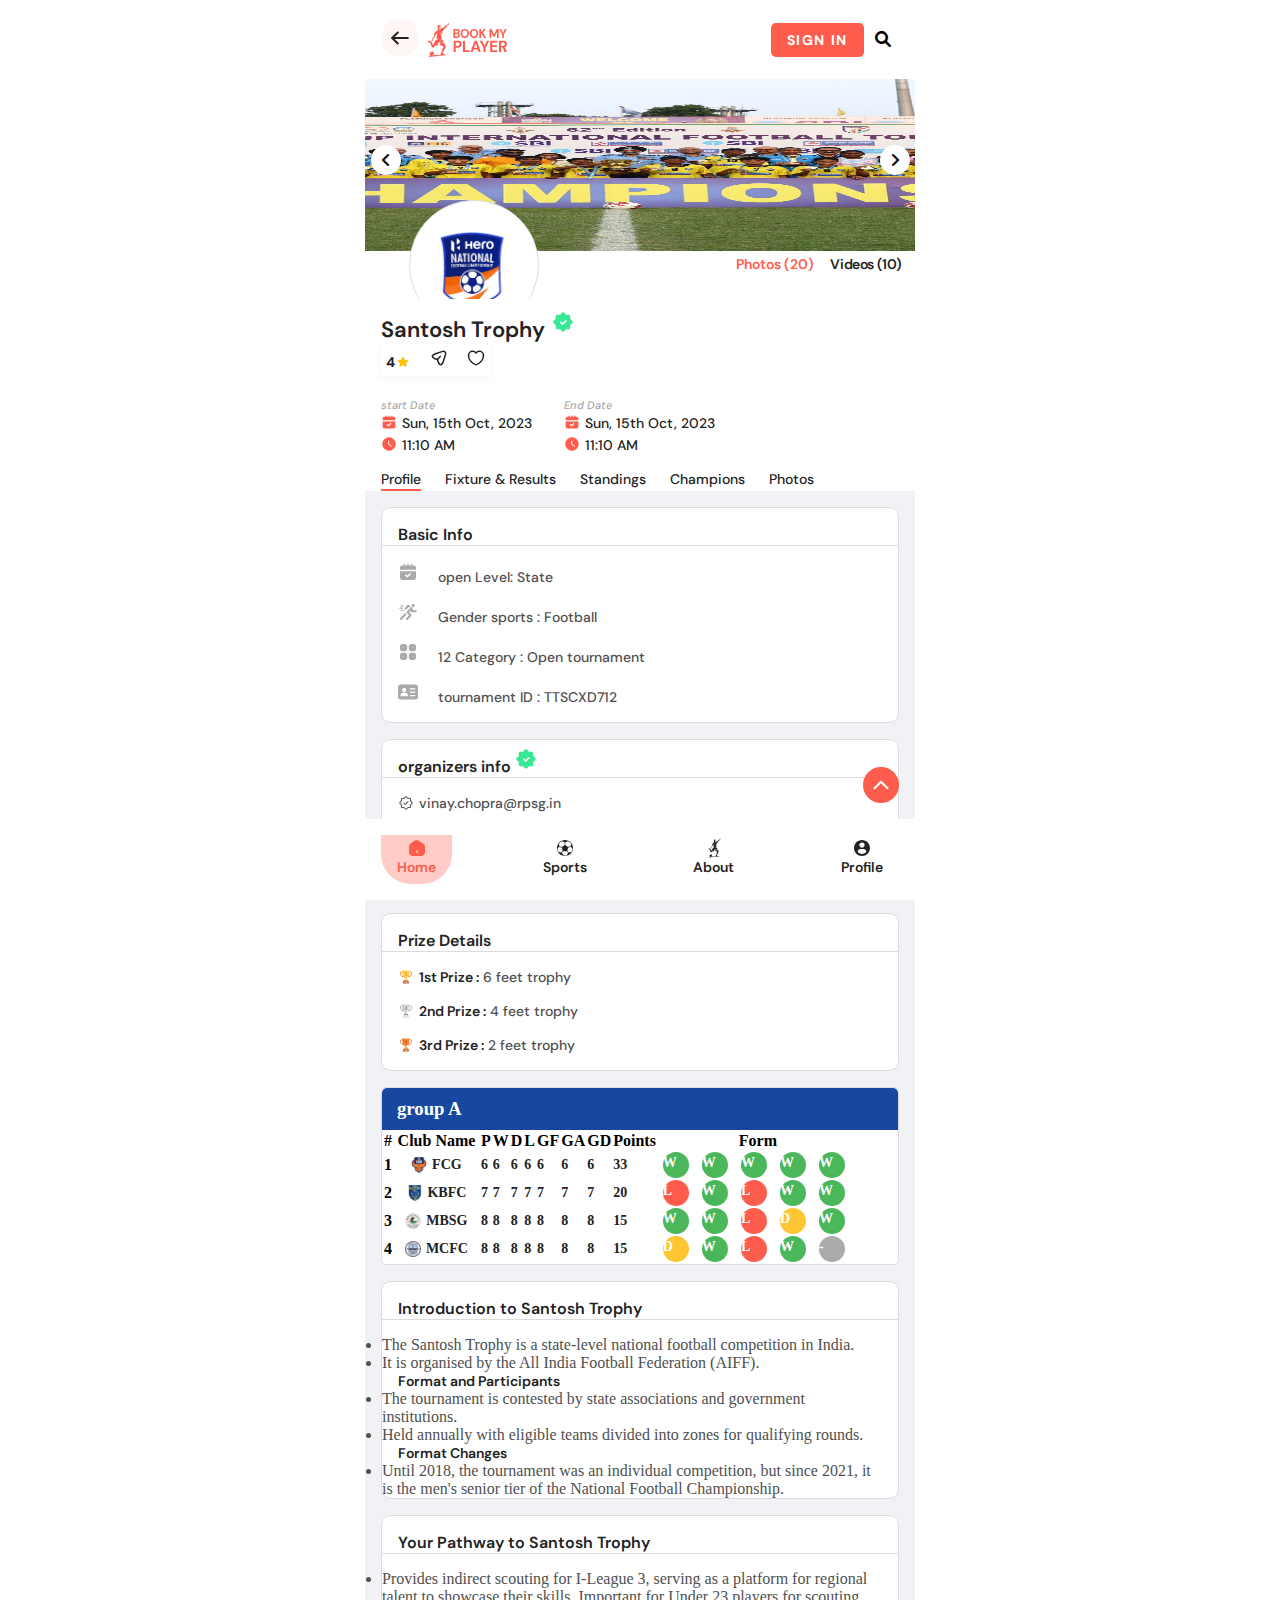
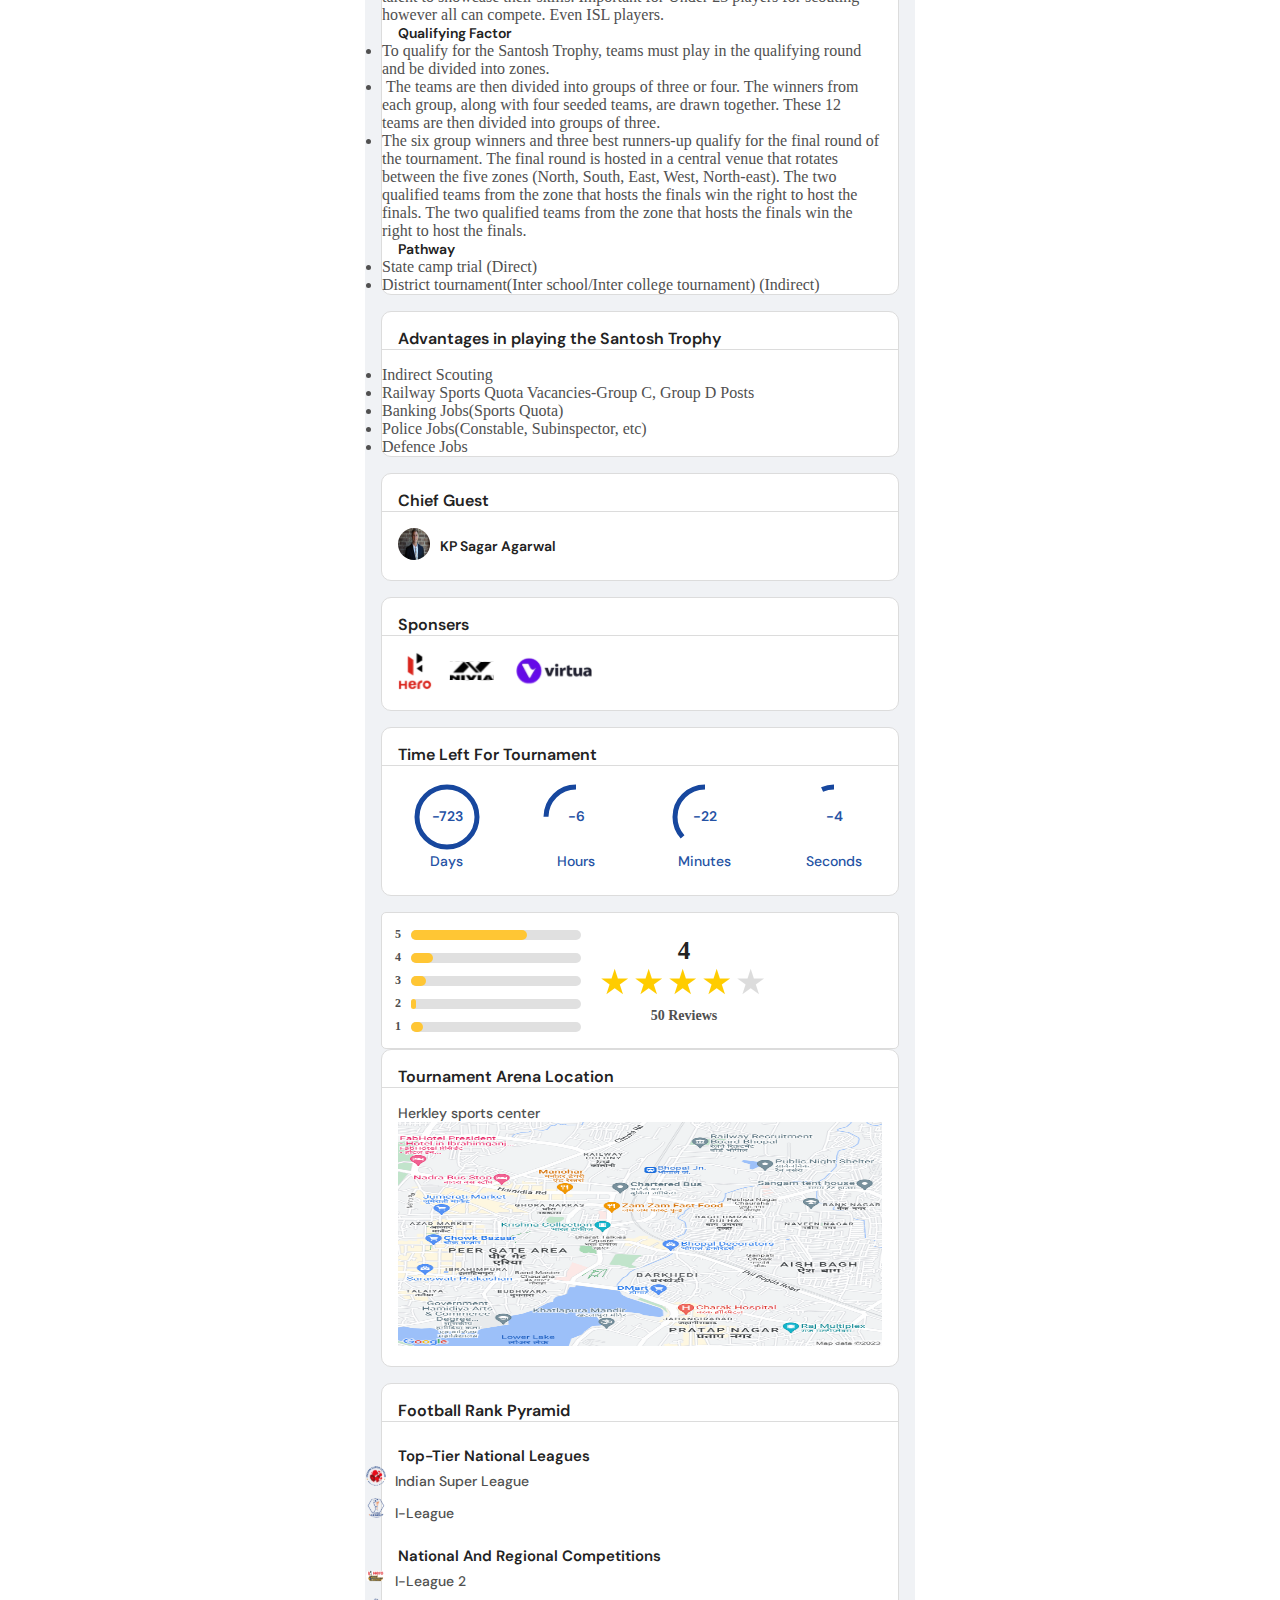
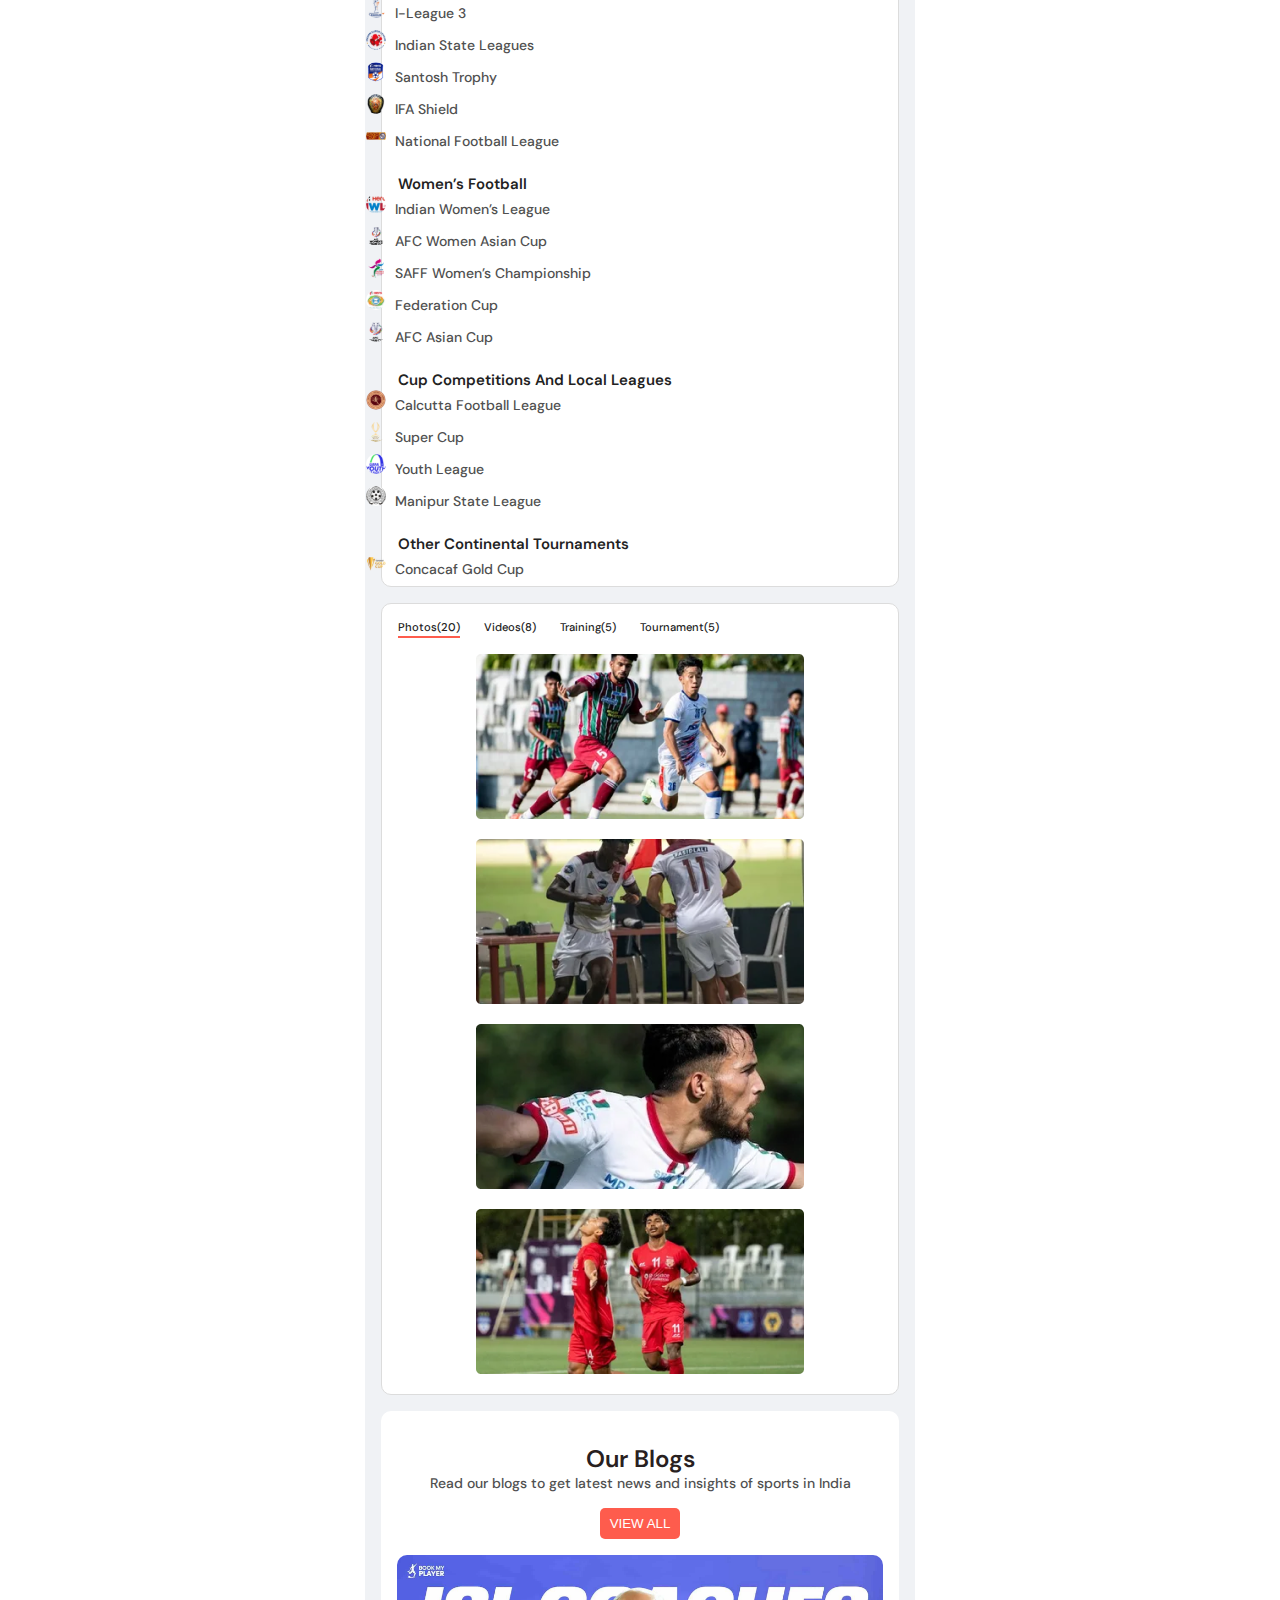
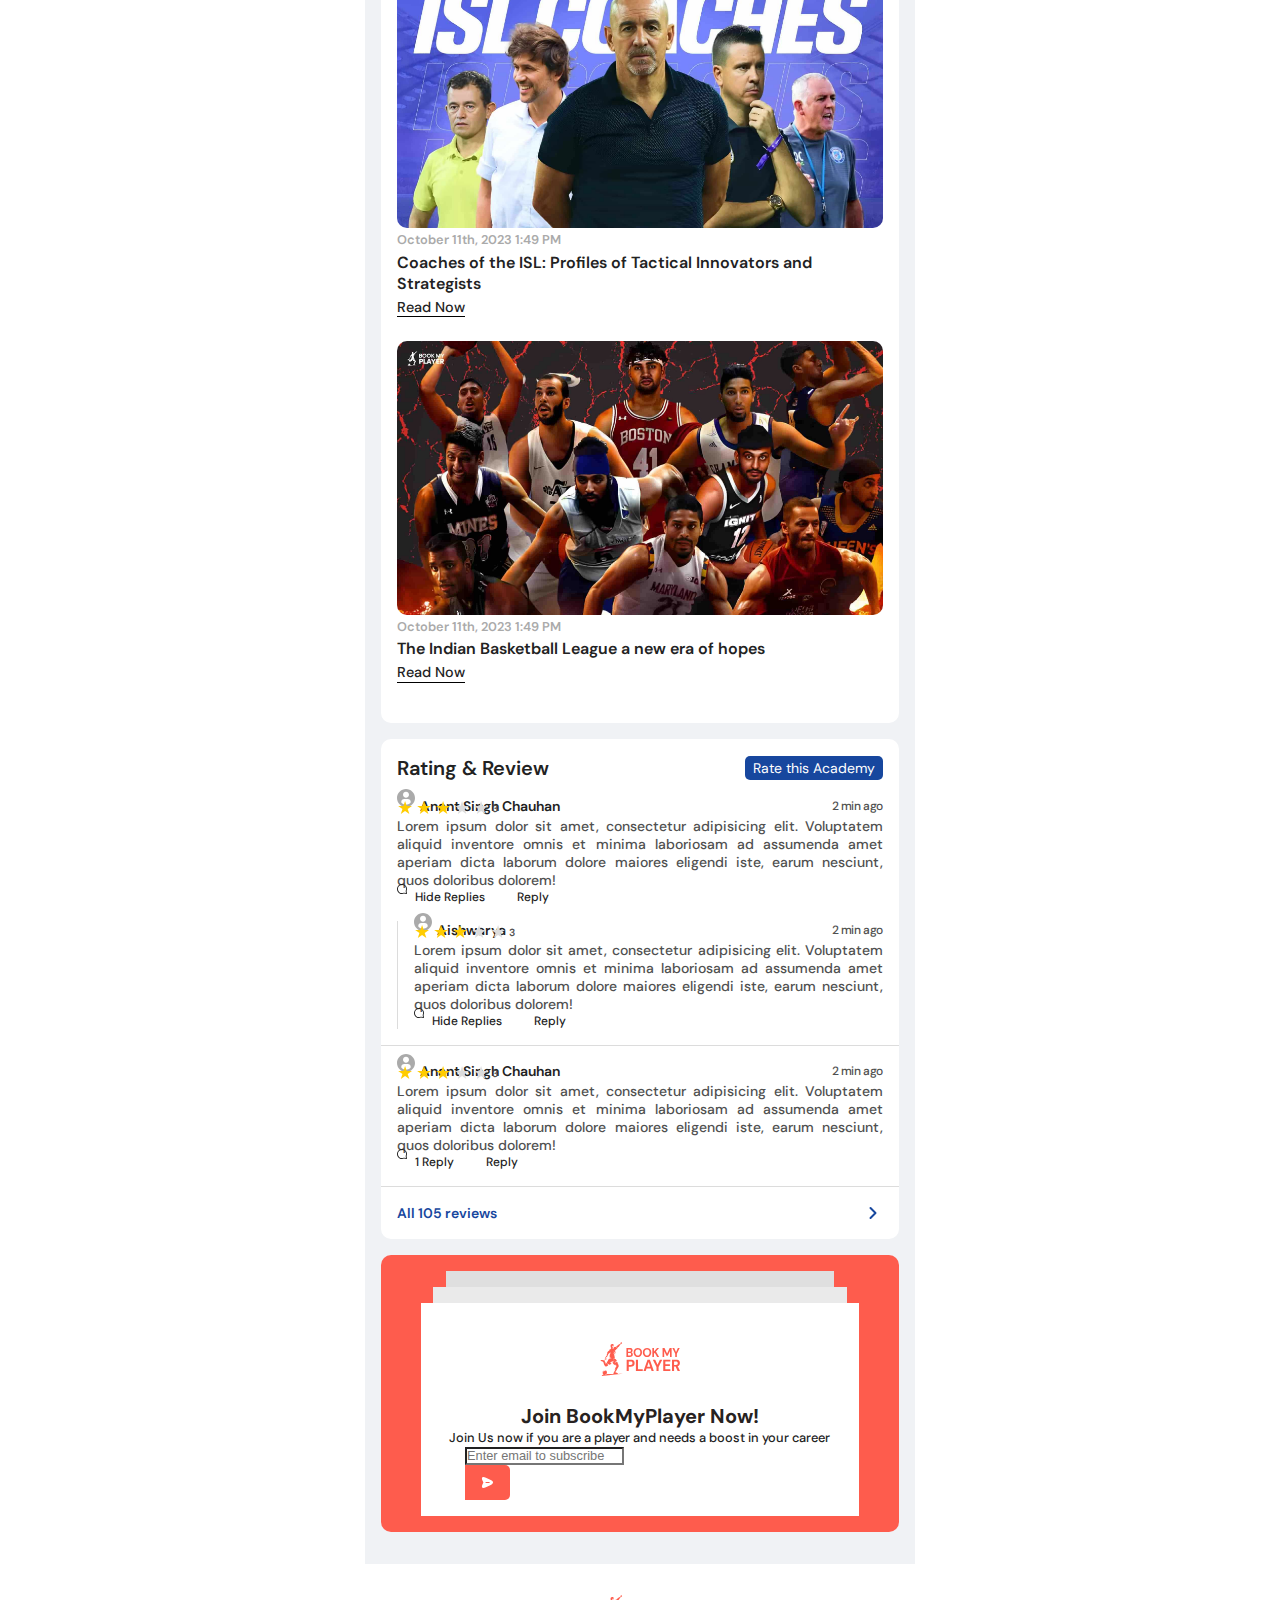
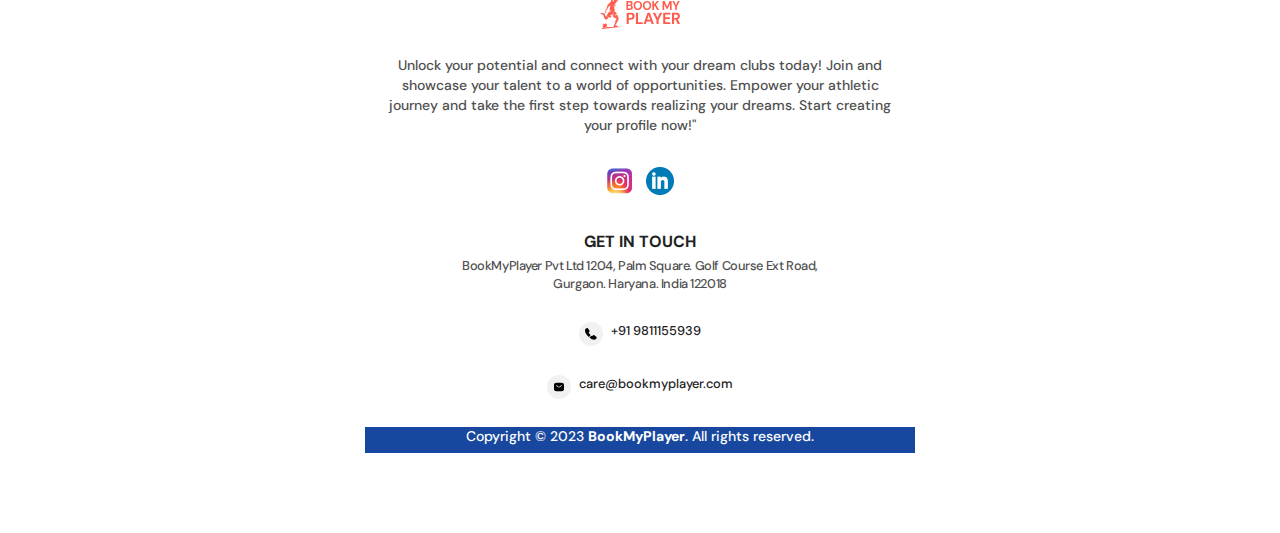
<file: index.html>
<!DOCTYPE html>
<html lang="en">

<head>
    <meta charset="UTF-8">
    <meta name="viewport" content="width=device-width, initial-scale=1.0">
    <title>Document</title>

    <link rel="stylesheet" href="https://cdnjs.cloudflare.com/ajax/libs/font-awesome/6.0.0/css/all.min.css" />

    <link rel="stylesheet" href="https://cdn.jsdelivr.net/npm/@fancyapps/ui@5.0/dist/fancybox/fancybox.css" />

    <link href="https://cdn.jsdelivr.net/npm/bootstrap@5.3.2/dist/css/bootstrap.min.css" rel="stylesheet"
        integrity="sha384-T3c6CoIi6uLrA9TneNEoa7RxnatzjcDSCmG1MXxSR1GAsXEV/Dwwykc2MPK8M2HN" crossorigin="anonymous">


    <link rel="stylesheet" href="asset_mobile/css/mobile_footer.css">
    <link rel="stylesheet" href="asset_mobile/css/mob_tournament.css">
    <!-- <link rel="stylesheet" href="asset_mobile/css/style.css"> -->





</head>

<body>

    <section class="mobile_top_header">
        <div class="mobile_home_top_header">
            <div class="mob_blog_top_images">
                <div class="mob_blog_back_arrow">
                    <img src="asset_mobile/images/blog_arrow_left.svg" alt="">
                </div>

                <img src="asset_mobile/images/logo.svg" alt="" class="mobile_home_logo">
            </div>

            <div class="mobile_home_right_side">
                <div>
                    <button>Sign In</button>
                </div>

                <div class="mob_academy_search_icon" onclick="searchIconClick()">
                    <i class="fa fa-search"></i>
                </div>
            </div>
        </div>
    </section>



    <section class="academy_mobile_container">

        <!-- top banner section  -->


        <div class="mobile_bannner_section">

            <div class="mobile_academy_banner">
                <div class="image_slider">
                    <a href="asset_mobile/images/tour_banner.png" data-fancybox="gallery0">
                        <img src="asset_mobile/images/tour_banner.png" alt="" />
                    </a>

                    <a href="asset_mobile/images/inner-banner.jpg" data-fancybox="gallery0">
                        <img src="asset_mobile/images/inner-banner.jpg" alt="" />
                    </a>
                    <a href="asset_mobile/images/inner-banner.jpg" data-fancybox="gallery0">
                        <img src="asset_mobile/images/new_banner.jpeg" alt="" />
                    </a>
                </div>


                <div class="mobile_academy_wrapper">
                    <div class="mobile_academy_logo">
                        <img src="asset_mobile/images/tour_logo.png" alt="">
                    </div>


                </div>

                <div>

                    <div class="academy_arrow_white_1 left_arrow">
                        <i class="fa fa-angle-left" aria-hidden="true"></i>
                    </div>

                    <div class="academy_arrow_white right_arrow">
                        <i class="fa fa-angle-right" aria-hidden="true"></i>
                    </div>

                </div>



                <div class="mob_academy_info">
                    <p class="mob_academy_photo">Photos (20)</p>
                    <p class="mob_academy_video">Videos (10)</p>
                </div>

            </div>

        </div>

        <div class="mob_academy_star">
            <p class="mob_academy_name">Santosh Trophy</p>
            <img src="asset_mobile/images/star_tick.svg" alt="">
        </div>

        <div class="mob_academy_star_heart">
            <div class="mob_academy_total_star trigger-review">
                <span class="star_number">4</span>
                <img src="asset_mobile/images/gold_star.svg" alt="" class="gold_star">
            </div>

            <div>
                <img src="asset_mobile/images/mob_share.svg" alt="" class="mob_share trigger">
            </div>

            <div>
                <img src="asset_mobile/images/mobile_heart.svg" alt="" class="mob_heart">
            </div>
        </div>


        <div class="tour_date_container">

            <div class="tour_left_date">
                <span class="tour_start_date mob_font">start Date</span>

                <div class="tour_full_date tour_date_1">
                    <img src="asset_mobile/images/tour_cal.svg" alt="">
                    <span class="mob_font">Sun, 15th Oct, 2023</span>
                </div>

                <div class="tour_full_date">
                    <img src="asset_mobile/images/tour_clock.svg" alt="">
                    <span class="mob_font">11:10 AM</span>
                </div>
            </div>

            <div class="tour_left_date tour_end_date">
                <span class="tour_start_date mob_font">End Date</span>

                <div class="tour_full_date tour_date_1">
                    <img src="asset_mobile/images/tour_cal.svg" alt="">
                    <span class="mob_font">Sun, 15th Oct, 2023</span>
                </div>

                <div class="tour_full_date">
                    <img src="asset_mobile/images/tour_clock.svg" alt="">
                    <span class="mob_font">11:10 AM</span>
                </div>
            </div>


        </div>

        <!-- top banner section ends  -->

        <!-- top tabs  -->

        <div class="mob_academy_tabs">

            <div class="mob_academy_tab_list">
                <div class="nav nav-tabs" id="nav-tab" role="tablist">
                    <ul>
                        <li class="active" data-bs-toggle="tab" onclick="profileTabClick()">Profile</li>

                        <li class="" data-bs-toggle="tab" onclick="feeTabClick()">Fixture & Results</li>

                        <li class="" data-bs-toggle="tab" onclick="trainingTabClick()">Standings</li>

                        <li class="" data-bs-toggle="tab" onclick="championTabClick()">Champions</li>

                        <li class="" data-bs-toggle="tab" onclick="photoTabClick()">Photos</li>
                    </ul>
                </div>
            </div>

        </div>

        <!-- top tabs ends  -->

        <!-- profile tab contents  -->

        <div class="mob_academy_box_wrapper tab-pane fade show">

            <div class="mob_academy_box">

                <div class="mob_academy_fee_box">
                    <p class="mob_academy_fee_heading">Basic Info</p>
                </div>

                <div class="mob_academy_fee_list">

                    <ul>
                        <li>
                            <img src="asset_mobile/images/tour_silver_1.svg" alt="" /> open
                            Level: State
                        </li>
                        <li>
                            <img src="asset_mobile/images/tour_silver_2.svg" alt="" /> Gender
                            sports : Football
                        </li>
                        <li>
                            <img src="asset_mobile/images/tour_silver_3.svg" alt="" /> 12
                            Category : Open tournament
                        </li>
                        <li>
                            <img src="asset_mobile/images/tour_silver_4.svg" alt="" /> tournament ID : TTSCXD712
                        </li>
                    </ul>

                </div>

            </div>

            <div class="mob_academy_box">

                <div class="mob_academy_fee_box mob_academy_fee_status">
                    <div class="mob_academy_verify">
                        <p class="mob_academy_verified">organizers info</p>
                        <img src="asset_mobile/images/star_tick.svg" alt="">
                    </div>
                </div>

                <div class="mob_academy_verify_content">
                    <div class="mob_academy_grey_tick">
                        <img src="asset_mobile/images/grey_tick.svg" alt="">
                        <p class="mob_academy_grey_email">vinay.chopra@rpsg.in</p>
                    </div>
                    <div class="mob_academy_grey_tick">
                        <img src="asset_mobile/images/grey_tick.svg" alt="">
                        <p class="mob_academy_grey_email">+91 7412589325</p>
                    </div>
                    <div class="mob_academy_grey_tick">
                        <img src="asset_mobile/images/grey_tick.svg" alt="">
                        <p class="mob_academy_grey_email">https://www.kjacademy.com</p>
                    </div>

                </div>


            </div>

            <div class="mob_academy_box">

                <div class="mob_academy_fee_box mob_academy_fee_status">
                    <div class="mob_academy_verify">
                        <p class="mob_academy_verified">Prize Details</p>
                    </div>
                </div>

                <div class="mob_academy_verify_content">
                    <div class="mob_academy_grey_tick">
                        <img src="asset_mobile/images/tour_cup_1.svg" alt="">
                        <p class="mob_academy_grey_email"><span>1st Prize :</span> 6 feet trophy</p>
                    </div>
                    <div class="mob_academy_grey_tick">
                        <img src="asset_mobile/images/tour_cup_2.svg" alt="">
                        <p class="mob_academy_grey_email"><span>2nd Prize :</span> 4 feet trophy</p>
                    </div>
                    <div class="mob_academy_grey_tick">
                        <img src="asset_mobile/images/tour_cup_3.svg" alt="">
                        <p class="mob_academy_grey_email"><span>3rd Prize :</span> 2 feet trophy</p>
                    </div>

                </div>
            </div>


            <div class="group-play--details">

                <div class="play-table--heading">
                    <h3>group A</h3>
                </div>
                <div class="play-table">
                    <table class="table">
                        <thead>
                            <tr>
                                <th scope="col" class="text-center">#</th>
                                <th scope="col" class="text-center">Club Name</th>
                                <th scope="col" class="text-center">P</th>
                                <th scope="col" class="text-center">W</th>
                                <th scope="col" class="text-center">D</th>
                                <th scope="col" class="text-center">L</th>
                                <th scope="col" class="text-center">GF</th>
                                <th scope="col" class="text-center">GA</th>
                                <th scope="col" class="text-center">GD</th>
                                <th scope="col" class="text-center">Points</th>
                                <th scope="col" class="w-25 text-center">Form</th>
                            </tr>
                        </thead>
                        <tbody>
                            <tr>
                                <th scope="row" class="text-center">1</th>
                                <td>
                                    <div class="club-name">
                                        <img src="asset_mobile/images/fcgoa.svg" alt="">
                                        <span>fCG</span>
                                    </div>
                                </td>
                                <td class="text-center">6</td>
                                <td class="text-center">6</td>
                                <td class="text-center">6</td>
                                <td class="text-center">6</td>
                                <td class="text-center">6</td>
                                <td class="text-center">6</td>
                                <td class="text-center">6</td>
                                <td class="text-center">33</td>
                                <td class="text-center">
                                    <div class="streaks">
                                        <span class="win-green">w</span>
                                        <span class="win-green">w</span>
                                        <span class="win-green">w</span>
                                        <span class="win-green">w</span>
                                        <span class="win-green">w</span>
                                    </div>
                                </td>
                            </tr>
                            <tr>
                                <th scope="row" class="text-center">2</th>
                                <td>
                                    <div class="club-name">
                                        <img src="asset_mobile/images/fckb.svg" alt="">
                                        <span>KBFC</span>
                                    </div>
                                </td>
                                <td class="text-center">7</td>
                                <td class="text-center">7</td>
                                <td class="text-center">7</td>
                                <td class="text-center">7</td>
                                <td class="text-center">7</td>
                                <td class="text-center">7</td>
                                <td class="text-center">7</td>
                                <td class="text-center">20</td>
                                <td class="text-center">
                                    <div class="streaks">
                                        <span class="loose-red">l</span>
                                        <span class="win-green">w</span>
                                        <span class="loose-red">l</span>
                                        <span class="win-green">w</span>
                                        <span class="win-green">w</span>
                                    </div>
                                </td>
                            </tr>
                            <tr>
                                <th scope="row" class="text-center">3</th>
                                <td>
                                    <div class="club-name">
                                        <img src="asset_mobile/images/mbsg.svg" alt="">
                                        <span>MBSG</span>
                                    </div>
                                </td>
                                <td class="text-center">8</td>
                                <td class="text-center">8</td>
                                <td class="text-center">8</td>
                                <td class="text-center">8</td>
                                <td class="text-center">8</td>
                                <td class="text-center">8</td>
                                <td class="text-center">8</td>
                                <td class="text-center">15</td>
                                <td class="text-center">
                                    <div class="streaks">
                                        <span class="win-green">w</span>
                                        <span class="win-green">w</span>
                                        <span class="loose-red">l</span>
                                        <span class="draw-yellow">d</span>
                                        <span class="win-green">w</span>
                                    </div>
                                </td>
                            </tr>
                            <tr>
                                <th scope="row" class="text-center">4</th>
                                <td>
                                    <div class="club-name">
                                        <img src="asset_mobile/images/mcfc.svg" alt="">
                                        <span>MCFC</span>
                                    </div>
                                </td>
                                <td class="text-center">8</td>
                                <td class="text-center">8</td>
                                <td class="text-center">8</td>
                                <td class="text-center">8</td>
                                <td class="text-center">8</td>
                                <td class="text-center">8</td>
                                <td class="text-center">8</td>
                                <td class="text-center">15</td>
                                <td class="text-center">
                                    <div class="streaks">
                                        <span class="draw-yellow">d</span>
                                        <span class="win-green">w</span>
                                        <span class="loose-red">l</span>
                                        <span class="win-green">w</span>
                                        <span class="not-play">-</span>
                                    </div>
                                </td>
                            </tr>
                        </tbody>
                    </table>
                </div>
            </div>

            <div class="mob_academy_box">

                <div class="mob_academy_fee_box mob_academy_fee_status">
                    <div class="mob_academy_verify">
                        <p class="mob_academy_verified">Introduction to Santosh Trophy</p>
                    </div>
                </div>

                <div class="tour_new_content">
                    <ul class="tour_intro_trophy">
                        <li>The Santosh Trophy is a state-level national football competition in India.
                        </li>
                        <li> It is organised by the All India Football Federation (AIFF).</li>
                    </ul>

                    <p class="mob_font tour_format">Format and Participants</p>

                    <ul class="tour_intro_trophy">
                        <li>
                            The tournament is contested by state associations and government institutions.
                        </li>

                        <li>
                            Held annually with eligible teams divided into zones for qualifying rounds.
                        </li>
                    </ul>

                    <p class="mob_font tour_format">Format Changes
                    </p>

                    <ul class="tour_intro_trophy">
                        <li>
                            Until 2018, the tournament was an individual competition, but since 2021, it is the men's
                            senior tier of the National Football Championship.
                        </li>
                    </ul>


                </div>
            </div>

            <div class="mob_academy_box">

                <div class="mob_academy_fee_box mob_academy_fee_status">
                    <div class="mob_academy_verify">
                        <p class="mob_academy_verified">Your Pathway to Santosh Trophy</p>
                    </div>
                </div>

                <div class="tour_new_content">
                    <ul class="tour_intro_trophy">
                        <li>Provides indirect scouting for I-League 3, serving as a platform for regional talent to
                            showcase their skills. Important for Under 23 players for scouting however all can compete.
                            Even ISL players.
                        </li>
                    </ul>

                    <p class="mob_font tour_format">Qualifying Factor</p>

                    <ul class="tour_intro_trophy">
                        <li>
                            To qualify for the Santosh Trophy, teams must play in the qualifying round and be divided
                            into zones. 
                        </li>

                        <li>
                             The teams are then divided into groups of three or four. The winners from each group, along
                            with four seeded teams, are drawn together. These 12 teams are then divided into groups of
                            three.
                        </li>

                        <li>
                            The six group winners and three best runners-up qualify for the final round of the
                            tournament. The final round is hosted in a central venue that rotates between the five zones
                            (North, South, East, West, North-east). The two qualified teams from the zone that hosts the
                            finals win the right to host the finals. The two qualified teams from the zone that hosts
                            the finals win the right to host the finals.
                        </li>
                    </ul>

                    <p class="mob_font tour_format">Pathway</p>

                    <ul class="tour_intro_trophy">
                        <li>
                            State camp trial (Direct)
                        </li>

                        <li>
                            District tournament(Inter school/Inter college tournament) (Indirect)
                        </li>
                    </ul>


                </div>
            </div>

            <div class="mob_academy_box">

                <div class="mob_academy_fee_box mob_academy_fee_status">
                    <div class="mob_academy_verify">
                        <p class="mob_academy_verified">Advantages in playing the Santosh Trophy</p>
                    </div>
                </div>

                <div class="tour_new_content">
                    <ul class="tour_intro_trophy">
                        <li>Indirect Scouting</li>
                        <li> Railway Sports Quota Vacancies-Group C, Group D Posts</li>
                        <li>Banking Jobs(Sports Quota)</li>
                        <li>Police Jobs(Constable, Subinspector, etc)</li>
                        <li>Defence Jobs</li>
                    </ul>
                </div>
            </div>

            <div class="mob_academy_box">

                <div class="mob_academy_fee_box mob_academy_fee_status">
                    <div class="mob_academy_verify">
                        <p class="mob_academy_verified">Chief Guest</p>
                    </div>
                </div>

                <div class="tour_guest">
                    <div class="tour_guest_img">
                        <img src="asset_mobile/images/tour_guest.jpg" alt="">
                    </div>

                    <span class="mob_font">KP Sagar Agarwal</span>

                </div>
            </div>

            <div class="mob_academy_box">

                <div class="mob_academy_fee_box mob_academy_fee_status">
                    <div class="mob_academy_verify">
                        <p class="mob_academy_verified">Sponsers</p>
                    </div>
                </div>

                <div class="tour_guest">
                    <div class="tour_sponser_img">
                        <img src="asset_mobile/images/hero.svg" alt="">
                    </div>

                    <div class="tour_sponser_img">
                        <img src="asset_mobile/images/nivia.svg" alt="">
                    </div>

                    <div class="tour_sponser_img">
                        <img src="asset_mobile/images/virtua.svg" alt="">
                    </div>


                </div>
            </div>

            <div class="mob_academy_box">

                <div class="mob_academy_fee_box mob_academy_fee_status">
                    <div class="mob_academy_verify">
                        <p class="mob_academy_verified">Time Left For Tournament</p>
                    </div>
                </div>

                <div class="progress-container">
                    <div class="progress-day">

                        <svg class="svg" width="70" height="70">
                            <circle class="bar" cx="35" cy="35" r="30" fill="#17479E"></circle>
                            <circle class="progress-bar" cx="35" cy="35" r="30" fill="none" stroke="#dcdcdc"
                                stroke-width="8" stroke-dasharray="0"></circle>
                            <text x="35" y="65" text-anchor="middle" alignment-baseline="middle" class="progress-text"
                                transform="rotate(90 50 50)" fill="#2552a4"></text>
                        </svg>
                        <span class="time-label">Days</span>
                    </div>

                    <div class="progress-hour">

                        <svg class="svg" width="70" height="70">
                            <circle class="bar" cx="35" cy="35" r="30" fill="#17479E"></circle>
                            <circle class="progress-bar" cx="35" cy="35" r="30" fill="none" stroke="#dcdcdc"
                                stroke-width="8" stroke-dasharray="0"></circle>
                            <text x="35" y="65" text-anchor="middle" alignment-baseline="middle" class="progress-text"
                                transform="rotate(90 50 50)" fill="#2552a4"></text>
                        </svg>
                        <span class="time-label">Hours</span>

                    </div>

                    <div class="progress-minute">

                        <svg class="svg" width="70" height="70">
                            <circle class="bar" cx="35" cy="35" r="30" fill="#17479E"></circle>
                            <circle class="progress-bar" cx="35" cy="35" r="30" fill="none" stroke="#dcdcdc"
                                stroke-width="8" stroke-dasharray="0"></circle>
                            <text x="35" y="65" text-anchor="middle" alignment-baseline="middle" class="progress-text"
                                transform="rotate(90 50 50)" fill="#2552a4"></text>
                        </svg>
                        <span class="time-label">Minutes</span>

                    </div>

                    <div class="progress-second">

                        <svg class="svg" width="70" height="70">
                            <circle class="bar" cx="35" cy="35" r="30" fill="#17479E"></circle>
                            <circle class="progress-bar" cx="35" cy="35" r="30" fill="none" stroke="#dcdcdc"
                                stroke-width="8" stroke-dasharray="0"></circle>
                            <text x="35" y="65" text-anchor="middle" alignment-baseline="middle" class="progress-text"
                                transform="rotate(90 50 50)" fill="#2552a4"></text>
                        </svg>
                        <span class="time-label">Seconds</span>

                    </div>
                </div>


            </div>

            <div class="mobile_academy_review">
                <div>
                    <div class="mobile_academy_review_call">
                        <span class="icon-container">5</span>
                        <div class="mobile_academy_progress">
                            <div class="mobile_academy_progress_done" data-done="68"></div>
                        </div>
                        <span class="mobile_academy_percent"></span>
                    </div>
                    <div class="mobile_academy_review_call">
                        <span class="icon-container">4</span>
                        <div class="mobile_academy_progress">
                            <div class="mobile_academy_progress_done" data-done="13"></div>
                        </div>
                        <span class="mobile_academy_percent"></span>
                    </div>
                    <div class="mobile_academy_review_call">
                        <span class="icon-container">3</span>
                        <div class="mobile_academy_progress">
                            <div class="mobile_academy_progress_done" data-done="9"></div>
                        </div>
                        <span class="mobile_academy_percent"></span>
                    </div>
                    <div class="mobile_academy_review_call">
                        <span class="icon-container">2</span>
                        <div class="mobile_academy_progress">
                            <div class="mobile_academy_progress_done" data-done="3"></div>
                        </div>
                        <span class="mobile_academy_percent"></span>
                    </div>
                    <div class="mobile_academy_review_call">
                        <span class="icon-container">1</span>
                        <div class="mobile_academy_progress">
                            <div class="mobile_academy_progress_done" data-done="7"></div>
                        </div>
                        <span class="mobile_academy_percent"></span>
                    </div>
                </div>
                <div class="star-mobile_academy_review_calls">
                    <span>4</span>
                    <div class="mobile_academy_stars" style="--star_rating: 4"
                        aria-label="Rating of this product is 4 out of 5."></div>
                    <p>50 Reviews</p>
                </div>
            </div>

            <div class="mob_academy_box">

                <div class="mob_academy_fee_box mob_academy_fee_status">
                    <div class="mob_academy_verify">
                        <p class="mob_academy_verified">Tournament Arena Location</p>
                    </div>
                </div>

                <div>
                    <p class="mob_font tour_center">Herkley sports center</p>

                    <div class="tour_map">
                        <img src="asset_mobile/images/tour_map.png" alt="">
                    </div>
                </div>




            </div>


            <div class="mob_academy_box">

                <div class="mob_academy_fee_box mob_academy_fee_status">
                    <div class="mob_academy_verify">
                        <p class="mob_academy_verified">Football Rank Pyramid</p>
                    </div>
                </div>

                <div class="tour_fb_rank">
                    <p class="mob_font tier_center">Top-tier National Leagues</p>

                    <div class="tour_rank_list">
                        <ul>
                            <li>
                                <div class="fb_rank_pyramid">
                                    <img src="asset_mobile/images/isl.svg" alt="">
                                    <span class="mob_font tour_isl">Indian Super League</span>
                                </div>
                            </li>
                            <li>
                                <div class="fb_rank_pyramid">
                                    <img src="asset_mobile/images/il.svg" alt="">
                                    <span class="mob_font tour_isl">i-league</span>
                                </div>
                            </li>
                        </ul>
                    </div>

                    <p class="mob_font tier_center">National and Regional Competitions</p>

                    <div class="tour_rank_list">
                        <ul>
                            <li>
                                <div class="fb_rank_pyramid">
                                    <img src="asset_mobile/images/il2.svg" alt="">
                                    <span class="mob_font tour_isl">i-league 2</span>
                                </div>
                            </li>
                            <li>
                                <div class="fb_rank_pyramid">
                                    <img src="asset_mobile/images/il3.svg" alt="">
                                    <span class="mob_font tour_isl">i-league 3</span>
                                </div>
                            </li>
                            <li>
                                <div class="fb_rank_pyramid">
                                    <img src="asset_mobile/images/isl.svg" alt="">
                                    <span class="mob_font tour_isl">Indian state leagues</span>
                                </div>
                            </li>
                            <li>
                                <div class="fb_rank_pyramid">
                                    <img src="asset_mobile/images/st.svg" alt="">
                                    <span class="mob_font tour_isl">santosh trophy</span>
                                </div>
                            </li>
                            <li>
                                <div class="fb_rank_pyramid">
                                    <img src="asset_mobile/images/ifa.svg" alt="">
                                    <span class="mob_font tour_isl">IFA shield</span>
                                </div>
                            </li>
                            <li>
                                <div class="fb_rank_pyramid">
                                    <img src="asset_mobile/images/nfl.svg" alt="">
                                    <span class="mob_font tour_isl">National football league</span>
                                </div>
                            </li>
                        </ul>
                    </div>

                    <p class="mob_font tier_center">Women’s Football</p>

                    <div class="tour_rank_list">
                        <ul>
                            <li>
                                <div class="fb_rank_pyramid">
                                    <img src="asset_mobile/images/iwl.svg" alt="">
                                    <span class="mob_font tour_isl">indian women’s league</span>
                                </div>
                            </li>
                            <li>
                                <div class="fb_rank_pyramid">
                                    <img src="asset_mobile/images/afc.svg" alt="">
                                    <span class="mob_font tour_isl">AFC women asian cup</span>
                                </div>
                            </li>
                            <li>
                                <div class="fb_rank_pyramid">
                                    <img src="asset_mobile/images/saff.svg" alt="">
                                    <span class="mob_font tour_isl">SAFF Women’s championship</span>
                                </div>
                            </li>
                            <li>
                                <div class="fb_rank_pyramid">
                                    <img src="asset_mobile/images/fc.svg" alt="">
                                    <span class="mob_font tour_isl">federation cup</span>
                                </div>
                            </li>
                            <li>
                                <div class="fb_rank_pyramid">
                                    <img src="asset_mobile/images/ac.svg" alt="">
                                    <span class="mob_font tour_isl">AFC asian cup</span>
                                </div>
                            </li>
                        </ul>
                    </div>

                    <p class="mob_font tier_center">cup competitions and local leagues</p>

                    <div class="tour_rank_list">
                        <ul>
                            <li>
                                <div class="fb_rank_pyramid">
                                    <img src="asset_mobile/images/cfl.svg" alt="">
                                    <span class="mob_font tour_isl">calcutta football league</span>
                                </div>
                            </li>
                            <li>
                                <div class="fb_rank_pyramid">
                                    <img src="asset_mobile/images/sc.svg" alt="">
                                    <span class="mob_font tour_isl">super cup</span>
                                </div>
                            </li>
                            <li>
                                <div class="fb_rank_pyramid">
                                    <img src="asset_mobile/images/yl.svg" alt="">
                                    <span class="mob_font tour_isl">youth league</span>
                                </div>
                            </li>
                            <li>
                                <div class="fb_rank_pyramid">
                                    <img src="asset_mobile/images/msl.svg" alt="">
                                    <span class="mob_font tour_isl">manipur state league</span>
                                </div>
                            </li>
                        </ul>
                    </div>

                    <p class="mob_font tier_center">other continental tournaments</p>

                    <div class="tour_rank_list">
                        <ul>
                            <li>
                                <div class="fb_rank_pyramid">
                                    <img src="asset_mobile/images/cgc.svg" alt="">
                                    <span class="mob_font tour_isl">concacaf gold cup</span>
                                </div>
                        </ul>
                    </div>

                </div>

            </div>



            <div class="mob_academy_pic">

                <div class="mob_academy_tabs">

                    <div class="mob_academy_tab_list mob_academy_all_list">
                        <div class="nav nav-tabs" id="nav-tab" role="tablist">
                            <ul>
                                <li class="active mob_list_li" data-bs-toggle="tab" onclick="profilePhotoClick()">
                                    Photos(20)</li>
                                <li class="mob_list_li" data-bs-toggle="tab" onclick="profileVideoClick()">Videos(8)
                                </li>
                                <li class="mob_list_li" data-bs-toggle="tab" onclick="profileTrainingClick()">
                                    Training(5)</li>
                                <li class="mob_list_li" data-bs-toggle="tab" onclick="profileTournamentClick()">
                                    Tournament(5)</li>
                            </ul>
                        </div>
                    </div>

                    <!-- profile photo tab content  -->

                    <div class="fade" id="profile_photo_div">

                        <div class="mob_card_pic">
                            <a href="asset_mobile/images/mob_img_1.png" data-fancybox="gallery0">
                                <img src="asset_mobile/images/mob_img_1.png" alt="" />
                            </a>
                        </div>

                        <div class="mob_card_pic">
                            <a href="asset_mobile/images/mob_img_2.png" data-fancybox="gallery0">
                                <img src="asset_mobile/images/mob_img_2.png" alt="" />
                            </a>
                        </div>

                        <div class="mob_card_pic">
                            <a href="asset_mobile/images/mob_img_3.png" data-fancybox="gallery0">
                                <img src="asset_mobile/images/mob_img_3.png" alt="" />
                            </a>
                        </div>
                        <div class="mob_card_pic">
                            <a href="asset_mobile/images/mob_img_4.png" data-fancybox="gallery0">
                                <img src="asset_mobile/images/mob_img_4.png" alt="" />
                            </a>
                        </div>

                    </div>

                    <!-- profile photo tab content ends  -->

                    <!-- profile video tab content  -->

                    <div class="fade" id="profile_video_div">

                        <div class="mob_card_pic">
                            <a href="asset_mobile/images/mob_img_2.png" data-fancybox="gallery0">
                                <img src="asset_mobile/images/mob_img_2.png" alt="" />
                            </a>
                        </div>

                        <div class="mob_card_pic">
                            <a href="asset_mobile/images/mob_img_1.png" data-fancybox="gallery0">
                                <img src="asset_mobile/images/mob_img_1.png" alt="" />
                            </a>
                        </div>

                        <div class="mob_card_pic">
                            <a href="asset_mobile/images/mob_img_3.png" data-fancybox="gallery0">
                                <img src="asset_mobile/images/mob_img_3.png" alt="" />
                            </a>
                        </div>
                        <div class="mob_card_pic">
                            <a href="asset_mobile/images/mob_img_4.png" data-fancybox="gallery0">
                                <img src="asset_mobile/images/mob_img_4.png" alt="" />
                            </a>
                        </div>

                    </div>

                    <!-- profile video tab content ends  -->

                    <!-- profile training tab content  -->

                    <div class="fade" id="profile_training_div">

                        <div class="mob_card_pic">
                            <a href="asset_mobile/images/mob_img_3.png" data-fancybox="gallery0">
                                <img src="asset_mobile/images/mob_img_3.png" alt="" />
                            </a>
                        </div>

                        <div class="mob_card_pic">
                            <a href="asset_mobile/images/mob_img_1.png" data-fancybox="gallery0">
                                <img src="asset_mobile/images/mob_img_1.png" alt="" />
                            </a>
                        </div>

                        <div class="mob_card_pic">
                            <a href="asset_mobile/images/mob_img_4.png" data-fancybox="gallery0">
                                <img src="asset_mobile/images/mob_img_4.png" alt="" />
                            </a>
                        </div>

                        <div class="mob_card_pic">
                            <a href="asset_mobile/images/mob_img_2.png" data-fancybox="gallery0">
                                <img src="asset_mobile/images/mob_img_2.png" alt="" />
                            </a>
                        </div>




                    </div>

                    <!-- profile training tab content ends  -->

                    <!-- profile tournamnet tab content  -->

                    <div class="fade" id="profile_tournament_div">

                        <div class="mob_card_pic">
                            <a href="asset_mobile/images/mob_img_2.png" data-fancybox="gallery0">
                                <img src="asset_mobile/images/mob_img_2.png" alt="" />
                            </a>
                        </div>

                        <div class="mob_card_pic">
                            <a href="asset_mobile/images/mob_img_1.png" data-fancybox="gallery0">
                                <img src="asset_mobile/images/mob_img_1.png" alt="" />
                            </a>
                        </div>

                        <div class="mob_card_pic">
                            <a href="asset_mobile/images/mob_img_4.png" data-fancybox="gallery0">
                                <img src="asset_mobile/images/mob_img_4.png" alt="" />
                            </a>
                        </div>

                        <div class="mob_card_pic">
                            <a href="asset_mobile/images/mob_img_3.png" data-fancybox="gallery0">
                                <img src="asset_mobile/images/mob_img_3.png" alt="" />
                            </a>
                        </div>


                    </div>

                    <!-- profile tournamnets tab content ends  -->



                </div>

            </div>


            <div class="mob_academy_blog_wrapper">

                <div>
                    <div class="mobile_home_blogs">
                        <p class="mob_academy_blogs">Our Blogs</p>
                        <p class="mobile_home_blogs_para mob_academy_blog_para">Read our blogs to get latest news and
                            insights of sports in
                            India</p>
                        <button>View All</button>
                    </div>
                </div>

                <div>
                    <div class="mobile_home_blog_img">
                        <img src="asset_mobile/images/blog_mob.jpg" alt="">
                    </div>
                    <div class="mobile_home_date">
                        <p class="mob_academy_date">October 11th, 2023 1:49 PM</p>
                        <p class="mob_academy_coach">Coaches of the ISL: Profiles of Tactical Innovators and Strategists
                        </p>
                        <p class="mobile_home_read">Read Now</p>
                    </div>
                </div>

                <div>
                    <div class="mobile_home_blog_img">
                        <img src="asset_mobile/images/basket_grp.jpg" alt="">
                    </div>
                    <div class="mobile_home_date">
                        <p class="mob_academy_date">October 11th, 2023 1:49 PM</p>
                        <p class="mob_academy_coach">The Indian Basketball League a new era of hopes</p>
                        <p class="mobile_home_read">Read Now</p>
                    </div>
                </div>

            </div>


            <div class="mob_academy_review">
                <div class="mob_academy_rating_top">
                    <span class="mob_acacdemy_review_heading">Rating & Review</span>
                    <button class="mob_academy_rate_btn trigger-review">Rate this Academy</button>
                </div>


                <div class="mob_academy_reply_wrapper">

                    <div class="mob_academy_review_name">
                        <div class="mob_academy_review_person">
                            <img src="asset_mobile/images/mob_reply.svg" alt="">
                            <p class="mob_academy_person_name">Anant Singh Chauhan</p>
                        </div>
                        <div>
                            <p class="mob_academy_min">2 min ago</p>
                        </div>
                    </div>


                    <div class="mob_academy_small_star">
                        <div class="mobile_academy_stars_small" style="--star_rating: 3"
                            aria-label="Rating of this product is 3 out of 5."></div>
                        <span>3</span>
                    </div>

                    <div class="mob_academy_review_para">
                        <p>Lorem ipsum dolor sit amet, consectetur adipisicing elit. Voluptatem aliquid inventore omnis
                            et minima laboriosam ad assumenda amet aperiam dicta laborum dolore maiores eligendi iste,
                            earum nesciunt, quos doloribus dolorem!</p>
                    </div>

                    <div class="mob_academy_hide_reply">
                        <div class="mob_academy_img_hide">
                            <img src="asset_mobile/images/hide.svg" alt="">
                            <p class="mob_academy_reply">Hide Replies</p>
                        </div>
                        <div>
                            <p class="mob_academy_reply_2">Reply</p>
                        </div>
                    </div>

                    <div class="mob_academy_reply_box">

                        <div class="mob_academy_review_name">
                            <div class="mob_academy_review_person">
                                <img src="asset_mobile/images/mob_reply.svg" alt="">
                                <p class="mob_academy_person_name">Aishwarya</p>
                            </div>
                            <div>
                                <p class="mob_academy_min">2 min ago</p>
                            </div>
                        </div>

                        <div class="mob_academy_small_star">
                            <div class="mobile_academy_stars_small" style="--star_rating: 3"
                                aria-label="Rating of this product is 3 out of 5."></div>
                            <span>3</span>
                        </div>

                        <div class="mob_academy_review_para">
                            <p>Lorem ipsum dolor sit amet, consectetur adipisicing elit. Voluptatem aliquid inventore
                                omnis et minima laboriosam ad assumenda amet aperiam dicta laborum dolore maiores
                                eligendi iste, earum nesciunt, quos doloribus dolorem!</p>
                        </div>

                        <div class="mob_academy_hide_reply">
                            <div class="mob_academy_img_hide">
                                <img src="asset_mobile/images/hide.svg" alt="">
                                <p class="mob_academy_reply">Hide Replies</p>
                            </div>
                            <div>
                                <p class="mob_academy_reply_2">Reply</p>
                            </div>
                        </div>

                    </div>

                </div>


                <div class="mob_academy_reply_wrapper">

                    <div class="mob_academy_review_name">
                        <div class="mob_academy_review_person">
                            <img src="asset_mobile/images/mob_reply.svg" alt="">
                            <p class="mob_academy_person_name">Anant Singh Chauhan</p>
                        </div>
                        <div>
                            <p class="mob_academy_min">2 min ago</p>
                        </div>
                    </div>


                    <div class="mob_academy_small_star">
                        <div class="mobile_academy_stars_small" style="--star_rating: 3"
                            aria-label="Rating of this product is 3 out of 5."></div>
                        <span>3</span>
                    </div>

                    <div class="mob_academy_review_para">
                        <p>Lorem ipsum dolor sit amet, consectetur adipisicing elit. Voluptatem aliquid inventore omnis
                            et minima laboriosam ad assumenda amet aperiam dicta laborum dolore maiores eligendi iste,
                            earum nesciunt, quos doloribus dolorem!</p>
                    </div>

                    <div class="mob_academy_hide_reply">
                        <div class="mob_academy_img_hide">
                            <img src="asset_mobile/images/hide.svg" alt="">
                            <p class="mob_academy_reply">1 Reply</p>
                        </div>
                        <div>
                            <p class="mob_academy_reply_2">Reply</p>
                        </div>
                    </div>

                </div>

                <div class="mob_academy_all_review">
                    <span class="mob_academy_all_txt">All 105 reviews</span>
                    <img src="asset_mobile/images/blue_angel.svg" alt="">
                </div>


            </div>

            <div class="mobile_home_join mob_academy_join">

                <div class="box_1"></div>
                <div class="box_2"></div>
                <div class="box_3">
                    <div class="box_mobile_img">
                        <img src="asset_mobile/images/logo.svg" alt="">
                    </div>

                    <div class="mobile_join_txt">
                        <p>Join BookMyPlayer Now!</p>
                        <p>Join Us now if you are a player and needs a boost in your career</p>
                    </div>

                    <!-- <div class="mobile_try_btn">
                        <button>Try Now!</button>
                    </div> -->

                    <div class="mobile_academy_search_field tour_subscribe">
                        <div class="input-group input-group-lg mobile_academy_input">
                            <input type="text" class="form-control mobile_academy_custom_search"
                                aria-label="Sizing example input" aria-describedby="inputGroup-sizing-lg"
                                placeholder="Enter email to subscribe" />

                            <button type="submit" class="mobile_academy_search_btn">
                                <img src="asset_mobile/images/send.svg" alt="" />
                            </button>

                        </div>
                    </div>
                </div>
            </div>

        </div>

        <!-- profile tab contents ends  -->


        <!-- fixture tab  -->
        <div class="fade" id="fee-tab">
            <section class="academy_mobile_container">
                <div class="mobile_bannner_section">
                    <div class="mob_academy_box_wrapper">

                        Fixture



                    </div>
            </section>
        </div>
        <!-- fixture tab ends -->

        <!-- standing tab starts  -->

        <div class="fade" id="training-tab">

            <section class="academy_mobile_container">

                <div class=" mob_academy_box_wrapper">

                    Standing

                </div>


            </section>

        </div>

        <!-- standing tab starts ends -->


        <!-- top photo tab starts here  -->

        <div class="fade" id="photo-tab">

            <section class="academy_mobile_container">
                <div class="mob_academy_box_wrapper">


                    <div class="mob_academy_tabs">

                        <div class="mob_academy_tab_list mob_academy_all_list mob_academy_photo_tab">
                            <div class="mob_photo_tab_ul" id="nav-tab" role="tablist">
                                <ul class="mob_tab_ul">
                                    <li class="active mob_tab_li" data-bs-toggle="tab" onclick="photoTabPhotoClick()">
                                        Photos(20)</li>
                                    <li class="mob_tab_li" data-bs-toggle="tab" onclick="photoTabVideoClick()">
                                        Videos(11)</li>
                                    <li class="mob_tab_li" data-bs-toggle="tab" onclick="photoTabTrainingClick()">
                                        Training(16)</li>
                                    <li class="mob_tab_li" data-bs-toggle="tab" onclick="photoTabTournamentClick()">
                                        Tournament(21)</li>
                                </ul>
                            </div>
                        </div>
                    </div>

                    <!-- Photo tab inside photo tab content  -->

                    <div class="fade" id="photo_photo_div">

                        <div class="mob_card_pic">
                            <a href="asset_mobile/images/mob_img_1.png" data-fancybox="gallery0">
                                <img src="asset_mobile/images/mob_img_1.png" alt="" />
                            </a>
                        </div>

                        <div class="mob_card_pic">
                            <a href="asset_mobile/images/mob_img_2.png" data-fancybox="gallery0">
                                <img src="asset_mobile/images/mob_img_2.png" alt="" />
                            </a>
                        </div>

                        <div class="mob_card_pic">
                            <a href="asset_mobile/images/mob_img_3.png" data-fancybox="gallery0">
                                <img src="asset_mobile/images/mob_img_3.png" alt="" />
                            </a>
                        </div>
                        <div class="mob_card_pic">
                            <a href="asset_mobile/images/mob_img_4.png" data-fancybox="gallery0">
                                <img src="asset_mobile/images/mob_img_4.png" alt="" />
                            </a>
                        </div>

                    </div>

                    <!-- Photo tab inside photo tab content  ends  -->

                    <!-- Photo tab inside video tab content  -->

                    <div class="fade" id="photo_video_div">

                        <div class="mob_card_pic">
                            <a href="asset_mobile/images/mob_img_2.png" data-fancybox="gallery0">
                                <img src="asset_mobile/images/mob_img_2.png" alt="" />
                            </a>
                        </div>

                        <div class="mob_card_pic">
                            <a href="asset_mobile/images/mob_img_1.png" data-fancybox="gallery0">
                                <img src="asset_mobile/images/mob_img_1.png" alt="" />
                            </a>
                        </div>

                        <div class="mob_card_pic">
                            <a href="asset_mobile/images/mob_img_3.png" data-fancybox="gallery0">
                                <img src="asset_mobile/images/mob_img_3.png" alt="" />
                            </a>
                        </div>
                        <div class="mob_card_pic">
                            <a href="asset_mobile/images/mob_img_4.png" data-fancybox="gallery0">
                                <img src="asset_mobile/images/mob_img_4.png" alt="" />
                            </a>
                        </div>

                    </div>

                    <!-- Photo tab inside video tab content  ends  -->

                    <!-- Photo tab inside training tab content   -->

                    <div class="fade" id="photo_training_div">

                        <div class="mob_card_pic">
                            <a href="asset_mobile/images/mob_img_3.png" data-fancybox="gallery0">
                                <img src="asset_mobile/images/mob_img_3.png" alt="" />
                            </a>
                        </div>

                        <div class="mob_card_pic">
                            <a href="asset_mobile/images/mob_img_1.png" data-fancybox="gallery0">
                                <img src="asset_mobile/images/mob_img_1.png" alt="" />
                            </a>
                        </div>

                        <div class="mob_card_pic">
                            <a href="asset_mobile/images/mob_img_4.png" data-fancybox="gallery0">
                                <img src="asset_mobile/images/mob_img_4.png" alt="" />
                            </a>
                        </div>

                        <div class="mob_card_pic">
                            <a href="asset_mobile/images/mob_img_2.png" data-fancybox="gallery0">
                                <img src="asset_mobile/images/mob_img_2.png" alt="" />
                            </a>
                        </div>




                    </div>

                    <!-- Photo tab inside training tab content  ends  -->

                    <!-- Photo tab inside tournament tab content   -->

                    <div class="fade" id="photo_tournament_div">

                        <div class="mob_card_pic">
                            <a href="asset_mobile/images/mob_img_2.png" data-fancybox="gallery0">
                                <img src="asset_mobile/images/mob_img_2.png" alt="" />
                            </a>
                        </div>

                        <div class="mob_card_pic">
                            <a href="asset_mobile/images/mob_img_1.png" data-fancybox="gallery0">
                                <img src="asset_mobile/images/mob_img_1.png" alt="" />
                            </a>
                        </div>

                        <div class="mob_card_pic">
                            <a href="asset_mobile/images/mob_img_4.png" data-fancybox="gallery0">
                                <img src="asset_mobile/images/mob_img_4.png" alt="" />
                            </a>
                        </div>

                        <div class="mob_card_pic">
                            <a href="asset_mobile/images/mob_img_3.png" data-fancybox="gallery0">
                                <img src="asset_mobile/images/mob_img_3.png" alt="" />
                            </a>
                        </div>


                    </div>

                    <!-- Photo tab inside tournament tab content ends   -->

                </div>

            </section>
        </div>

        <!-- top photo tab ends here  -->


        <!-- Champion tab starts here  -->

        <div class="fade" id="champion-tab">

            <section class="academy_mobile_container">
                <div class="mob_academy_box_wrapper">

                    champion tab



                </div>

            </section>
        </div>

        <!-- champion tab ends here  -->


        <!-- social media modal  -->

        <div class="social-modal">
            <div class="modal-content">
                <span class="close-button">x</span>
                <div class="share-modal--content">
                    <h3>share academy profile</h3>
                    <div class="social-icons">
                        <a href="#">
                            <div class="icons new_icon">
                                <img src="asset_mobile/images/mfb.svg" alt="" />
                                <span>facebook</span>
                            </div>
                        </a>
                        <a href="#">
                            <div class="icons new_icon">
                                <img src="asset_mobile/images/minsta.svg" alt="" />
                                <span>instagram</span>
                            </div>
                        </a>
                        <a href="#">
                            <div class="icons new_icon">
                                <img src="asset_mobile/images/mwhtaps.svg" alt="" />
                                <span>whatsapp</span>
                            </div>
                        </a>
                        <a href="#">
                            <div class="icons new_icon">
                                <img src="asset_mobile/images/mlinkd.svg" alt="" />
                                <span>linkedIn</span>
                            </div>
                        </a>
                        <a href="#">
                            <div class="icons new_icon">
                                <img src="asset_mobile/images/mcopy.svg" alt="" />
                                <span>copy link</span>
                            </div>
                        </a>
                    </div>
                </div>
            </div>
        </div>


        <!-- social media modal ends -->


        <!-- message modal starts  -->

        <div class="message-modal">
            <div id="modal-msg-content">
                <span class="close-button-2">x</span>
                <div class="share-modal--content-2">
                    <h3>Message To Kuljeet Academy</h3>
                </div>

                <div>
                    <input type="text" placeholder="Enter Your Name" class="mob_academy_msg_input" id="mob_new_name">
                    <input type="number" placeholder="Enter Your Phone" class="mob_academy_msg_input mob_phone">

                    <textarea name="" id="" cols="20" rows="5" placeholder="Type your message"
                        class="mob_academy_msg_input mob_desc"></textarea>

                    <div class="mob_academy_send_btn">
                        <button>Send <img src="asset_mobile/images/send.svg" alt=""></button>
                    </div>

                </div>
            </div>
        </div>



        <!-- message modal starts ends -->

        <!-- Review modal starts  -->

        <div class="review-modal">
            <div id="modal-review-content">
                <span class="close-button-3">x</span>
                <div class="share-modal--content-3">
                    <h3>Rate this Academy</h3>
                </div>

                <div class="mob_academy_gold_star">
                    <div class="rate-star-modal">
                        <fieldset class="rating">
                            <input type="radio" id="star5" name="rating" value="5" /><label class="full" for="star5"
                                title="Awesome - 5 stars"></label>
                            <input type="radio" id="star4" name="rating" value="4" /><label class="full" for="star4"
                                title="Pretty good - 4 stars"></label>
                            <input type="radio" id="star3" name="rating" value="3" /><label class="full" for="star3"
                                title="Meh - 3 stars"></label>
                            <input type="radio" id="star2" name="rating" value="2" /><label class="full" for="star2"
                                title="Kinda bad - 2 stars"></label>
                            <input type="radio" id="star1" name="rating" value="1" /><label class="full" for="star1"
                                title="Sucks big time - 1 star"></label>
                        </fieldset>
                    </div>


                </div>




                <div>
                    <input type="text" placeholder="Enter Your Name" class="mob_academy_msg_input" id="mob_new_name">

                    <textarea name="" id="" cols="20" rows="5" placeholder="Type your Review Here"
                        class="mob_academy_msg_input mob_desc-2"></textarea>

                    <div class="mob_academy_send_btn">
                        <button>Send <img src="asset_mobile/images/send.svg" alt=""></button>
                    </div>

                </div>
            </div>
        </div>

        <!-- Review modal starts ends -->

        <!-- hamber click menu  -->

        <header class="page-header mob_side_menu">
            <div class="container-fluid container-space bg-light fixed-top">
                <div class="row">
                    <div class="col-1 d-flex justify-content-center">
                        <div id="mySidenav" class="sidenav">

                            <div class="side_menu_top">

                                <div class="side_top_flex">

                                    <div class="small_academy_logo">
                                        <img src="asset_mobile/images/lg-clublogo.png" alt="">
                                    </div>
                                    <div class="side_menu_academy_name"">
                                <p>Kuljeet Academy</p>

                            </div>
                           

                        </div>


                            <div onclick=" Nav()">
                                        <img src="asset_mobile/images/menu_cross.svg" alt="">
                                    </div>




                                </div>

                                <div class="menu_content">

                                    <div class="side_menu_city" onclick="selectCity()">
                                        <div>
                                            <img src="asset_mobile/images/black_arrow.svg" alt="">
                                        </div>
                                        <span>Select Your City</span>
                                    </div>

                                    <div class="side_menu_list">
                                        <a href="#">Blogs</a>
                                        <a href="#">Contacts</a>
                                    </div>

                                </div>


                                <!-- city select page  -->

                                <div class="city_page">

                                    <div class="arrow_back_city">

                                        <div onclick="selectCity()">
                                            <img src="asset_mobile/images/blog_arrow_left.svg" alt="">
                                        </div>
                                        <span class="city_text">Select City</span>
                                    </div>

                                    <div class="city_search_container">
                                        <div class="city_search_icon">
                                            <i class="fa fa-search"></i>
                                        </div>
                                        <input type="text" class="city_search_input"
                                            placeholder="Search for your city by name or pin code">
                                    </div>

                                    <div class="location_flex">
                                        <div>
                                            <img src="asset_mobile/images/location.svg" alt="">
                                        </div>
                                        <span class="detect_location">Detect my location</span>
                                    </div>

                                    <div>
                                        <p class="popular_city_heading">Popular Cities</p>
                                    </div>

                                    <div class="city_list">
                                        <div class="mob_city_relative">
                                            <div class="city_img">
                                                <img src="asset_mobile/images/city1.png" alt="">
                                            </div>
                                            <span class="menu_city_name">Mumbai</span>
                                        </div>

                                        <div class="mob_city_relative">
                                            <div class="city_img">
                                                <img src="asset_mobile/images/city2.png" alt="">
                                            </div>
                                            <span class="menu_city_name">Delhi-NCR</span>
                                        </div>

                                        <div class="mob_city_relative">
                                            <div class="city_img">
                                                <img src="asset_mobile/images/city3.png" alt="">
                                            </div>
                                            <span class="menu_city_name">Bengaluru</span>
                                        </div>

                                        <div class="mob_city_relative">
                                            <div class="city_img">
                                                <img src="asset_mobile/images/city4.png" alt="">
                                            </div>
                                            <span class="menu_city_name">Hyderabad</span>
                                        </div>

                                        <div class="mob_city_relative">
                                            <div class="city_img">
                                                <img src="asset_mobile/images/city5.png" alt="">
                                            </div>
                                            <span class="menu_city_name">Ahmedabad</span>
                                        </div>

                                        <div class="mob_city_relative">
                                            <div class="city_img">
                                                <img src="asset_mobile/images/city6.png" alt="">
                                            </div>
                                            <span class="menu_city_name">Chandigarh</span>
                                        </div>

                                        <div class="mob_city_relative">
                                            <div class="city_img">
                                                <img src="asset_mobile/images/city7.png" alt="">
                                            </div>
                                            <span class="menu_city_name">Chennai</span>
                                        </div>

                                        <div class="mob_city_relative">
                                            <div class="city_img">
                                                <img src="asset_mobile/images/city8.png" alt="">
                                            </div>
                                            <span class="menu_city_name">Pune</span>
                                        </div>

                                        <div class="mob_city_relative">
                                            <div class="city_img">
                                                <img src="asset_mobile/images/city9.png" alt="">
                                            </div>
                                            <span class="menu_city_name">Kolkata</span>
                                        </div>

                                        <div class="mob_city_relative">
                                            <div class="city_img">
                                                <img src="asset_mobile/images/city10.png" alt="">
                                            </div>
                                            <span class="menu_city_name">kochi</span>
                                        </div>
                                    </div>

                                    <div>
                                        <span class="other_cities">Other Cities</span>
                                    </div>

                                    <div class="india_city_list">
                                        <ul>
                                            <li>Ahmedabad</li>
                                            <li>Bangalore</li>
                                            <li>Chennai</li>
                                            <li>Delhi</li>
                                            <li>Hyderabad</li>
                                            <li>Indore</li>
                                            <li>Ludhiana</li>
                                        </ul>
                                    </div>
                                </div>

                                <div>

                                </div>
                                <!-- city select page ends -->



                            </div>
                        </div>
                    </div>
                </div>
        </header>

        <!-- hamber click menu ends -->

        <!-- search icon click  -->

        <header class="page-header mob_side_menu">
            <div class="container-fluid container-space bg-light fixed-top">
                <div class="row">
                    <div class="col-1 d-flex justify-content-center">
                        <div id="search-sidebox" class="sidenav">





                            <div class="side_menu_top side_search_top">

                                <div class="side_top_flex">

                                    <div class="side_search_cross" onclick="searchIconClick()">
                                        <img src="asset_mobile/images/menu_cross.svg" alt="">
                                    </div>
                                </div>


                            </div>

                            <div class="city_search_container side_search_box">
                                <div class="city_search_icon">
                                    <i class="fa fa-search"></i>
                                </div>
                                <input type="text" class="city_search_input search_side_input"
                                    placeholder="Search for your city by name or pin code" oninput="handleInput()">
                            </div>

                            <!-- popular search result section -->

                            <div class="popular_search_section">

                                <div>
                                    <p class="side_popular_search">Popular Searches</p>
                                </div>

                                <div class="popular_result_list">
                                    <div class="popular_result">
                                        <span>Football</span>
                                    </div>
                                    <div class="popular_result">
                                        <span>Basketball</span>
                                    </div>
                                    <div class="popular_result">
                                        <span>Kuljeet Academy</span>
                                    </div>
                                    <div class="popular_result">
                                        <span>ISL</span>
                                    </div>
                                    <div class="popular_result">
                                        <span>Kerela Blasters FC</span>
                                    </div>
                                    <div class="popular_result">
                                        <span>Kerela Blasters FC</span>
                                    </div>
                                    <div class="popular_result">
                                        <span>Roshan Naorem</span>
                                    </div>
                                    <div class="popular_result">
                                        <span>Sunil Chhetri</span>
                                    </div>
                                </div>

                            </div>

                            <!-- popular search result section ends-->

                            <!-- search results section  -->


                            <div class="search_result_section">
                                <div>
                                    <p class="final_result_heading">Results</p>
                                </div>

                                <div class="result_list">
                                    <ul>
                                        <li>
                                            <div class="result_new_flex">
                                                <img src="asset_mobile/images/arrow-up.svg" alt="">
                                                <div class="result_display">
                                                    <span class="result_name">Football</span>
                                                    <span class="result_type">Sports</span>
                                                </div>
                                            </div>
                                        </li>

                                        <li>
                                            <div class="result_new_flex">
                                                <img src="asset_mobile/images/arrow-up.svg" alt="">
                                                <div class="result_display">
                                                    <span class="result_name">Franjo Prince</span>
                                                    <span class="result_type">Player</span>
                                                </div>
                                            </div>
                                        </li>

                                        <li>
                                            <div class="result_new_flex">
                                                <img src="asset_mobile/images/arrow-up.svg" alt="">
                                                <div class="result_display">
                                                    <span class="result_name">Farhan Football Academy</span>
                                                    <span class="result_type">Academy</span>
                                                </div>
                                            </div>
                                        </li>
                                    </ul>
                                </div>
                            </div>

                            <!-- search results section ends -->









                            <div>

                            </div>




                        </div>
                    </div>
                </div>
            </div>
        </header>



        <!-- search icon click ends -->
    </section>



    <footer class="mobile_home_footer">


        <div class="mob_footer_fix">

            <div class="mob_blog_top_icon" id="scrollToTop">
                <div class="mob_blog_top_btn">
                    <img src="asset_mobile/images/blog_angle_up.svg" alt="">
                </div>
            </div>

            <div class="mobile_home_fix mob_blog_fixed">

                <div class="home_fix_active mobile_home_display">
                    <img src="asset_mobile/images/mobile_home.svg" alt="">
                    <span>Home</span>
                </div>
                <div class="mobile_home_display">
                    <img src="asset_mobile/images/mobile_ball.svg" alt="">
                    <span>Sports</span>
                </div>
                <div class="mobile_home_display">
                    <img src="asset_mobile/images/mobile_run.svg" alt="">
                    <span>About</span>
                </div>
                <div class="mobile_home_display">
                    <img src="asset_mobile/images/mobile_user.svg" alt="">
                    <span>Profile</span>
                </div>
            </div>



        </div>






        <div>
            <img src="asset_mobile/images/logo.svg" alt="" class="mobile_home_logo">
        </div>

        <div class="mobile_home_para mobile_home_footer_para">
            <p class="mobile_home_description">Unlock your potential and connect with your dream clubs today! Join
                and
                showcase your talent to a world of opportunities. Empower your athletic journey and take the first
                step towards realizing your dreams. Start creating your profile now!"</p>
        </div>

        <div class="mobile_home_media">
            <img src="asset_mobile/images/instagram.png" alt="">
            <img src="asset_mobile/images/linkedin.png" alt="" class="mobile_home_insta">
        </div>


        <div class="mobile_home_links">
            <p class="mobile_home_touch">Get In Touch</p>
            <p class="mobile_home_address">BookMyPlayer Pvt Ltd
                1204, Palm Square. Golf Course Ext Road, Gurgaon. Haryana. India 122018</p>
        </div>

        <div>
            <div class="mobile_home_contact">
                <img src="asset_mobile/images/phone.svg" alt="">
                <p class="mobile_home_contact_no">+91 9811155939</p>
            </div>
            <div class="mobile_home_contact">
                <img src="asset_mobile/images/sms.svg" alt="">
                <p class="mobile_home_contact_no">care@bookmyplayer.com</p>
            </div>
        </div>

        <div class="mobile_home_bottom mob_blog_copy footer_copy">
            <span class="mobile_home_copyright">Copyright © 2023 <span>BookMyPlayer</span>. All rights reserved.</span>

        </div>

    </footer>

    <script src="asset_mobile/js/mob_tournament.js"></script>

    <script src="https://cdn.jsdelivr.net/npm/bootstrap@5.3.2/dist/js/bootstrap.bundle.min.js"
        integrity="sha384-C6RzsynM9kWDrMNeT87bh95OGNyZPhcTNXj1NW7RuBCsyN/o0jlpcV8Qyq46cDfL"
        crossorigin="anonymous"></script>

    <script src="https://cdn.jsdelivr.net/npm/@fancyapps/ui@5.0/dist/fancybox/fancybox.umd.js"></script>


    <script>
        Fancybox.bind("[data-fancybox]", {
            // Your custom options
        });
    </script>








</body>

</html>
</file>
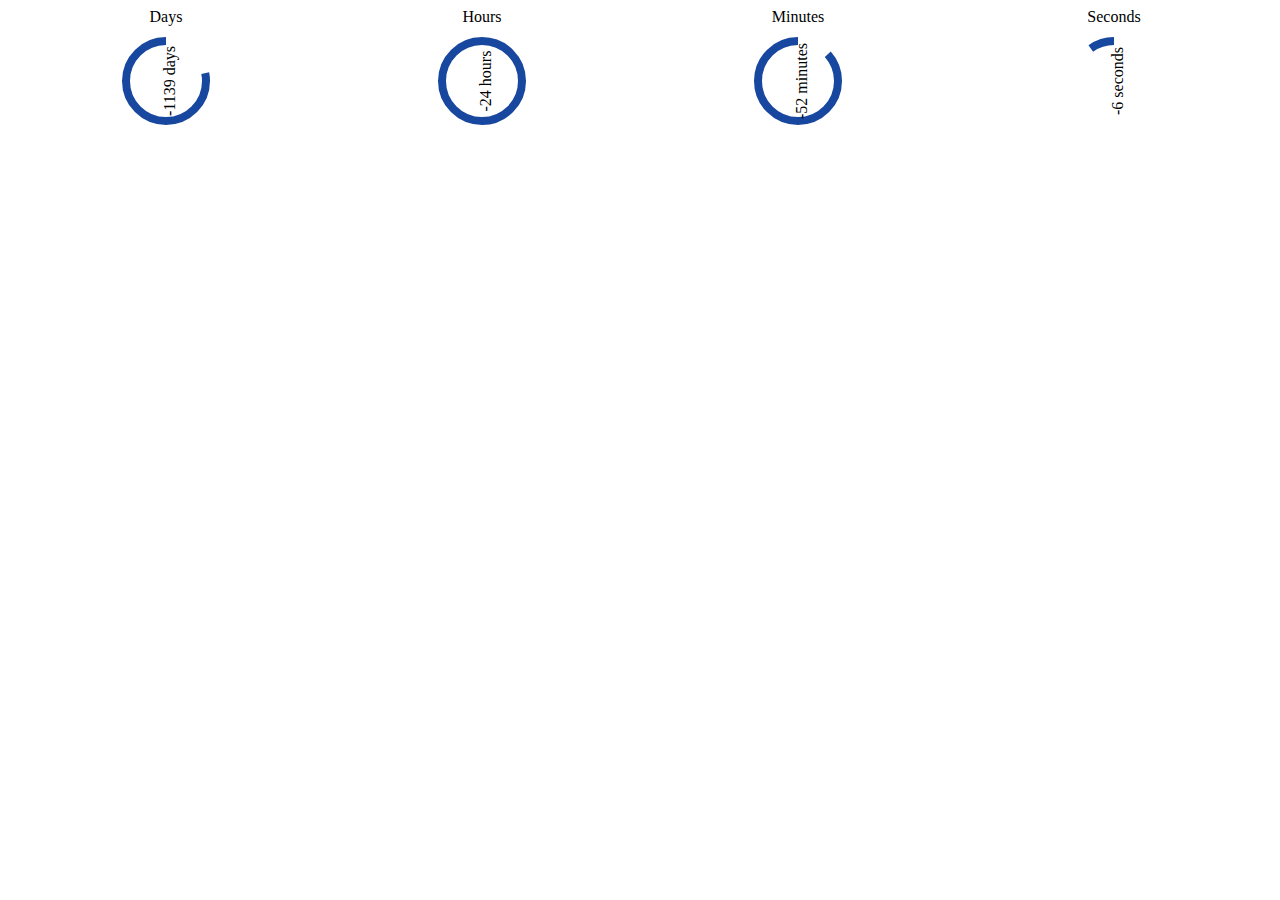
<file: time/index.html>
<!DOCTYPE html>
<html lang="en">

<head>
    <meta charset="UTF-8">
    <title>Time Progress Circular Bars</title>
    <style>
        .progress-container {
            display: flex;
            justify-content: space-around;
            align-items: center;
            margin-bottom: 20px;
        }

        .svg {
            transform: rotate(-90deg);
        }

        .bar {
            fill: none;
            stroke-width: 8;
            stroke-linecap: round;
        }

        .progress-bar {
            fill: none;
        }

        .progress-day .progress-bar {
            stroke: #17479E;
        }

        .progress-hour .progress-bar {
            stroke: #17479E;
        }

        .progress-minute .progress-bar {
            stroke: #17479E;
        }

        .progress-second .progress-bar {
            stroke: #17479E;
        }

        .label {
            display: block;
            text-align: center;
            margin-bottom: 5px;
        }



        .progress-bar {
      fill: none;
      stroke-width: 8;
    }

    .progress-bar-remainder {
      fill: none;
      stroke-width: 8;
      stroke: #dcdcdc;
      stroke-dasharray: 0; /* Start with no visible remainder */
    }
    </style>
</head>

<body>

    <div class="progress-container">
        <div class="progress-day">
            <span class="label">Days</span>
            <svg class="svg" width="100" height="100">
                <circle class="bar" cx="50" cy="50" r="40" fill="#17479E"></circle>
                <circle class="progress-bar" cx="50" cy="50" r="40" fill="none" stroke="#dcdcdc" stroke-width="8"
                    stroke-dasharray="0"></circle>
                <text x="50" y="55" text-anchor="middle" alignment-baseline="middle" class="progress-text"></text>
            </svg>
        </div>
        <div class="progress-hour">
            <span class="label">Hours</span>
            <svg class="svg" width="100" height="100">
                <circle class="bar" cx="50" cy="50" r="40" fill="#17479E"></circle>
                <circle class="progress-bar" cx="50" cy="50" r="40" fill="none" stroke="#dcdcdc" stroke-width="8"
                    stroke-dasharray="0"></circle>
                <text x="50" y="55" text-anchor="middle" alignment-baseline="middle" class="progress-text"></text>
            </svg>
        </div>
        <div class="progress-minute">
            <span class="label">Minutes</span>
            <svg class="svg" width="100" height="100">
                <circle class="bar" cx="50" cy="50" r="40" fill="#17479E"></circle>
                <circle class="progress-bar" cx="50" cy="50" r="40" fill="none" stroke="#dcdcdc" stroke-width="8"
                    stroke-dasharray="0"></circle>
                <text x="50" y="55" text-anchor="middle" alignment-baseline="middle" class="progress-text"></text>
            </svg>
        </div>
        <div class="progress-second">
            <span class="label">Seconds</span>
            <svg class="svg" width="100" height="100">
                <circle class="bar" cx="50" cy="50" r="40" fill="#17479E"></circle>
                <circle class="progress-bar" cx="50" cy="50" r="40" fill="none" stroke="#dcdcdc" stroke-width="8"
                    stroke-dasharray="0"></circle>
                <text x="50" y="55" text-anchor="middle" alignment-baseline="middle" class="progress-text"></text>
            </svg>
        </div>
    </div>

    <script>
        function setProgress(circle, progress, total) {
            const circumference = 2 * Math.PI * circle.getAttribute("r");
            const offset = circumference - (progress / total) * circumference;
            circle.style.strokeDasharray = `${circumference}`;
            circle.style.strokeDashoffset = offset;
        }
        function updateProgressBars() {
            const now = new Date();
            const targetDate = new Date("2024-01-01");
            const diff = targetDate - now;

            const totalDays = 1000 * 60 * 60 * 24;
            const totalHours = 1000 * 60 * 60;
            const totalMinutes = 1000 * 60;
            const totalSeconds = 1000;

            const elapsedDays = Math.floor((now - new Date(now.getFullYear(), 0, 0)) / totalDays);
            const days = Math.floor(diff / totalDays);
            const hours = Math.floor((diff % totalDays) / totalHours);
            const minutes = Math.floor((diff % totalHours) / totalMinutes);
            const seconds = Math.floor((diff % totalMinutes) / totalSeconds);

            setProgress(document.querySelector('.progress-day .progress-bar'), days - elapsedDays, days);
            setProgress(document.querySelector('.progress-hour .progress-bar'), hours, 24);
            setProgress(document.querySelector('.progress-minute .progress-bar'), minutes, 60);
            setProgress(document.querySelector('.progress-second .progress-bar'), seconds, 60);

            document.querySelector('.progress-day .progress-text').textContent = (days - elapsedDays) + " days";
            document.querySelector('.progress-hour .progress-text').textContent = hours + " hours";
            document.querySelector('.progress-minute .progress-text').textContent = minutes + " minutes";
            document.querySelector('.progress-second .progress-text').textContent = seconds + " seconds";

            setTimeout(updateProgressBars, 1000);
        }

        // Initial call to start updating progress bars
        updateProgressBars();
    </script>

</body>

</html>
</file>
<file: asset_mobile/css/mobile_footer.css>
.mobile_home_footer {
  display: flex;
  flex-direction: column;
  align-items: center;
  justify-content: center;
  max-width: 550px;
  margin: 0 auto;
  position: relative;
}

.mobile_home_logo {
  margin-top: 1.5rem;
  margin-bottom: 0.94rem;
}

.mobile_home_footer_para {
  padding-bottom: 0.8rem;
}

.mobile_home_insta {
  margin-left: 0.5rem;
}

.landind-footer-link {
  display: flex;
  flex-direction: column;
  align-items: center;
  justify-content: center;
}

.mobile_home_address {
  width: 70%;
  margin: 0 auto;
  text-align: center;
  color: #505050;
  font-family: DM Sans;
  font-size: 0.8rem;
  font-style: normal;
  font-weight: 500;
  line-height: 1.125rem;
  letter-spacing: -0.02563rem;
  margin-top: 0.3rem;
}

.landind-get-in-touch {
  font-size: 1rem;
  font-weight: 700;
  text-align: center;
  margin-top: 1.5rem;
  margin-bottom: 0.75rem;
}

.mobile_home_contact {
  display: flex;
  align-items: start;
  justify-content: center;
  margin-top: 1.8rem;
  margin-bottom: 1.8rem;
}

.mobile_home_contact_no {
  margin-left: 0.5rem;
  color: #222;
  font-family: DM Sans;
  font-size: 0.8rem;
  font-style: normal;
  font-weight: 500;
}

.mobile_home_bottom {
  background-color: #17479e;
  text-align: center;
  padding: 0.5rem 1rem;
  width: 100%;
  margin-bottom: 5rem;
}

.mobile_home_copyright {
  color: #fff;
  text-align: center;
  font-family: DM Sans;
  font-size: 0.875rem;
  font-weight: 500;
  line-height: normal;
}

.mobile_home_copyright span {
  font-weight: 700;
}

.mobile_home_para {
  margin-left: 1rem;
  margin-right: 1rem;
  text-align: justify;
  padding-bottom: 2rem;
}

.mobile_home_description {
  color: #505050;
  text-align: center;
  font-family: DM Sans;
  font-size: 0.875rem;
  font-style: normal;
  font-weight: 500;
  line-height: 1.25rem;
}

.mobile_home_touch {
  color: #222;
  font-family: DM Sans;
  font-size: 1rem;
  font-style: normal;
  font-weight: 700;
  text-transform: uppercase;
  text-align: center;
  margin-top: 2rem;
}

.mobile_home_fix {
  display: flex;
  justify-content: space-between;
  align-items: center;
  background-color: #fff;
  padding: 1rem;
  max-width: 550px;
  width: 100%;
  z-index: -1 !important;
}

.mob_footer_fix {
  display: flex;
  flex-direction: column;
  justify-content: end;
  align-items: end;
  position: fixed;
  bottom: 0;
  max-width: 550px;
  width: 100%;
  height: 70px;
  z-index: 1000;
}

.mobile_home_display {
  font-family: DM Sans;
  font-size: 0.875rem;
  display: flex;
  justify-content: center;
  align-items: center;
  flex-direction: column;
  font-weight: 600;
  padding-left: 1rem;
  padding-right: 1rem;
  padding-top: 0.2rem;
  padding-bottom: 0.5rem;
  color: #222;
  font-family: DM Sans;
}

.home_fix_active {
  border-radius: 0rem 0rem 1.875rem 1.875rem;
  background-color: #fe5c4d50;
  display: flex;
  justify-content: center;
  align-items: center;
  flex-direction: column;
  color: #fe5c4d !important;
  font-weight: 600;
  padding-left: 1rem;
  padding-right: 1rem;
  padding-top: 0.2rem;
  padding-bottom: 0.5rem;
}

.mob_blog_top_btn {
  background-color: #fe5c4d;
  border-radius: 50%;
  padding: 0.3rem;
  display: flex;
  justify-content: center;
  align-items: center;
}

.hide_img {
  display: none;
}

.sports_wrapper {
  display: none;
  position: fixed;
  top: 0;
  left: 0;
  width: 100%;
  height: 100%;
  background-color: rgba(0, 0, 0, 0.3); /* Semi-transparent black */
  justify-content: center;
  align-items: center;
  z-index: 999;
}

.sports_modal {
  display: none;
  border-top-left-radius: 10px;
  border-top-right-radius: 10px;
  background-color: #fff;
  color: #222;
  position: fixed;
  bottom: 0;
  max-width: 550px;
  margin: 0 auto;
  width: 100%;
  height: 50%;
  padding: 1rem;
  z-index: 1000;
}

.mob_blog_top_icon {
  margin-bottom: 1rem;
  margin-right: 1rem;
  z-index: -1000;
}

.modal-scroll {
  overflow: hidden !important;
}

.footer_filter_box {
  display: flex;
  justify-content: space-between;
  align-items: start;
}

.footer_filter_by,
.footer_filter_cross span {
  color: #222;
  font-family: DM Sans;
  font-size: 1.25rem;
  font-style: normal;
  font-weight: 600;
  line-height: normal;
}

.footer_filter_cross {
  background-color: #e8e8ee;
  padding: 0.3rem 0.8rem;
  border-radius: 50%;
  display: flex;
  justify-content: center;
  align-items: center;
}

.footer_select_sports {
  color: #aaa;
  font-family: DM Sans;
  font-size: 0.875rem;
  font-style: normal;
  font-weight: 600;
  line-height: normal;
  letter-spacing: 0.0625rem;
  text-transform: uppercase;
}

.footer_sport_list ul {
  list-style: none;
margin-top:1rem;
}

.footer_sport_list{
  height: 40vh;
  overflow: auto;
}

.footer_sports_desc {
  display: flex;
  justify-content: start;
  align-items: center;
  margin-bottom: 0.94rem;
}

.footer_sports_desc span {
  color: #aaa;
  font-family: DM Sans;
  font-size: 1rem;
  font-style: normal;
  font-weight: 400;
  line-height: normal;
  text-transform: capitalize;
  margin-left: 0.3rem;
}

.footer_sports_desc img{
height:3rem;
width:3rem;
}



.footer_sport_wrapper{
  position: relative;
  bottom: 0;
}

.footer_sport_box {
  background: linear-gradient(180deg, #ffac80 0%, #fe5c4d 100%);
  padding: 1rem;
  margin-left: -1rem;
  margin-right: -1rem;
  padding-bottom: 0 !important;
  display: flex;
  justify-content: space-around;
  align-items: center;
  flex-wrap: wrap;
  margin-top: 12%;
  display:none;
}

.active_sport{
  color:#222 !important;
}

.footer_sport_academy {
  display: flex;
  justify-content: center;
  align-items: center;
  border-radius: 0.3125rem;
  background: #fff;
  padding: 0.6rem;
  margin-right: 0.5rem;
  margin-bottom: 1rem;
  flex-shrink: 0;
  width: 130px;
}

.footer_sport_academy div {
  padding:0.5rem;
  background-color: #fe5c4d;
  border-radius: 50%;
  margin-left:0.3rem;
  display: flex;
  justify-content: center;
  align-items: center;
}

.footer_sport_academy span{
  color: #222;
  font-family: DM Sans;
  font-size: 0.875rem;
  font-style: normal;
  font-weight: 400;
  text-transform: uppercase;
}

@media only screen and (max-width: 390px) {
  .mobile_home_display span {
    font-size: 0.75rem;
  }
}
@media only screen and (max-width: 360px) {
  .mobile_home_display span {
    font-size: 0.7rem;
  }
}
@media only screen and (max-width: 350px) {
  .mobile_home_display {
    padding-left: 0.5rem;
    padding-right: 0.5rem;
  }
}
</file>
<file: asset_mobile/css/mob_tournament.css>
@import url("https://fonts.googleapis.com/css2?family=DM+Sans:opsz,wght@9..40,200;9..40,300;9..40,400&family=Montserrat&display=swap");

* {
  margin: 0;
  padding: 0;
  box-sizing: border-box;
}

:root {
  --mobile_academy_star_size: 35px;
  --mobile_academy_small_star: 18px;
  --mobile_academy_star_color: #dcdcdc;
  --mobile_academy_star_background: #fc0;
}

a {
  text-decoration: none;
}

body {
  overflow: auto; /* Enable scrolling by default */
}

.mob_font {
  color: #222;
  font-family: DM Sans;
  font-size: 0.875rem;
  font-style: normal;
  font-weight: 500;
  line-height: normal;
}

/* header css  */

.mobile_top_header {
  max-width: 550px;
  margin: 0 auto;
}

.mobile_home_top_header {
  display: flex;
  justify-content: space-between;
  align-items: center;
  padding: 0 1rem;
}

.mobile_home_right_side {
  display: flex;
  justify-content: end;
  align-items: center;
}
.mobile_home_right_side button {
  margin-right: 1rem;
  border-radius: 0.3125rem;
  background: #fe5c4d;
  padding: 0.5rem 1rem;
  color: #fff;
  border: none;
  outline: none;
  cursor: pointer;
  font-family: DM Sans;
  font-size: 0.875rem;
  font-style: normal;
  font-weight: 700;
  text-transform: uppercase;
  letter-spacing: 0.1rem;
}

.mob_blog_top_images {
  display: flex;
  justify-content: start;
  align-items: center;
  margin-top: -0.5rem;
}

.mob_blog_back_arrow {
  padding: 0.5rem;
  border-radius: 50%;
  background-color: #fff6f6;
  display: flex;
  justify-content: center;
  align-items: center;
  margin-right: 0.5rem;
  margin-top: 0.3rem;
}

.mobile_home_logo {
  width: 5rem;
  height: 3rem;
}

/* header css ends */

.academy_mobile_container {
  max-width: 550px;
  margin: 0 auto;
}

.mobile_academy_header {
  max-width: 550px;
  margin: 0 auto;
}

.mobile_academy_search_field .mobile_academy_custom_search {
  border-radius: 0px;
  font-size: 12px;
  font-weight: 400;
}

.mobile_academy_search_field .mobile_academy_search_btn {
  border-radius: 0 5px 5px 0;
  background-color: #fe5c4d;
  border: none;
  display: flex;
  justify-content: center;
  align-items: center;
}

.mobile_academy_search_btn img {
  width: 15px;
  height: auto;
}

.mobile_academy_search_field .mobile_academy_search_btn {
  border-radius: 0 5px 5px 0;
  padding: 10px 15px;
  background-color: #fe5c4d;
  border: none;
}

.mobile_academy_search_btn img {
  width: 15px;
  height: auto;
}

.mobile_academy_top {
  margin: 1rem;
  display: flex;
  justify-content: space-between;
  align-items: center;
}

.mobile_academy_menu {
  margin-left: 1rem;
}

.mobile_academy_custom_search::placeholder {
  font-size: 0.8rem;
}

.mobile_academy_custom_search:focus {
  box-shadow: none;
}

.mobile_academy_input {
  width: 350px;
}

.mobile_academy_banner {
  display: flex;
  justify-content: center;
  align-items: center;
  position: relative;
  width: 100%;
  max-width: 100%;
  height: 220px; /* Fixed height for the container */
  overflow: hidden;
}

.mobile_academy_banner img {
  width: 100vw;
  height: 220px;
  padding-bottom: 3rem;
  z-index: -1000;
}

.mobile_academy_logo {
  width: 130px;
  height: 130px;
  border-radius: 50%;
  border: 1px solid #dcdcdc;
  position: relative;
  background-color: #ffffff;
}

.mobile_academy_logo img {
  width: 70px;
  height: auto;
  position: absolute;
  top: 45%;
  right: 0;
  bottom: 0;
  left: 0;
  margin: auto;
  z-index: 1;
}

/* 
.mobile_academy_logo {
  width: 130px;
  height: 130px;
  border-radius: 50%;
  border: 1px solid #dcdcdc;
  overflow: hidden;
  display: flex;
  justify-content: center;
  align-items: center;
  position: relative;
  background-color: #fff;
}

.mobile_academy_logo img {
  width: auto;
  height: 100%;
  position: absolute;
  top:50%;
  left:50%;
  transform: translate(-50%,-31%);
  z-index: 1;
} */

.mobile_academy_wrapper {
  position: absolute;
  left: 8%;
  top: 55%;
}

.academy_arrow_white {
  padding: 0.3rem;
  border-radius: 50%;
  background-color: #fff;
  height: 30px;
  width: 30px;
  display: flex;
  justify-content: center;
  align-items: center;
  position: absolute;
  right: 1%;
  z-index: -1000;
  top: 30%;
}
.academy_arrow_white_1 {
  padding: 0.3rem;
  border-radius: 50%;
  background-color: #fff;
  height: 30px;
  width: 30px;
  display: flex;
  justify-content: center;
  align-items: center;
  position: absolute;
  left: 1%;
  z-index: -1000;
  top: 30%;
}

.left_arrow,
.right_arrow {
  z-index: 10;
}

.academy_arrow_white_1 img {
  position: absolute;
  top: 38%;
}
.academy_arrow_white img {
  position: absolute;
  top: 32%;
}

.mob_academy_info {
  display: flex;
  justify-content: end;
  align-items: center;
  position: absolute;
  top: 80%;
  right: 1.5%;
}

.mob_academy_photo {
  color: #fe5c4d;
  font-family: DM Sans;
  font-size: 0.875rem;
  font-weight: 600;
  margin-right: 1rem;
}

.mob_academy_search_icon {
  margin-right: 0.5rem;
  margin-left: -0.3rem;
}
.mob_academy_video {
  color: var(--Primary, #222);
  font-family: DM Sans;
  font-size: 0.875rem;
  font-style: normal;
  font-weight: 600;
  line-height: normal;
  letter-spacing: -0.02563rem;
  text-transform: capitalize;
  margin-right: 0.3rem;
}

.mob_academy_star {
  display: flex;
  justify-content: start;
  align-items: center;
}

.mob_academy_name {
  margin-left: 1rem;
  margin-right: 0.5rem;
  margin-top: 1rem;
  color: #222;
  font-family: DM Sans;
  font-size: 1.375rem;
  font-weight: 600;
  text-transform: capitalize;
}

.mob_academy_total_star {
  display: flex;
  justify-content: start;
  align-items: center;
}

.star_number {
  color: #222;
  font-family: DM Sans;
  font-size: 0.875rem;
  font-style: normal;
  font-weight: 700;
  margin-right: 0.1rem;
}

.mob_academy_star_heart {
  display: flex;
  justify-content: start;
  align-items: end;
  border-radius: 0.3125rem;
  background: #fff;
  box-shadow: 0px 2px 10px 0px rgba(0, 0, 0, 0.05);
  width: max-content;
  padding: 0.3rem;
  margin-left: 1rem;
}

.mob_share,
.mob_heart {
  margin-left: 1.2rem;
  cursor: pointer;
}

.mob_academy_tab_list {
  width: 100%;
  height: 100%;
  overflow: auto;
  margin-top: 1rem;
}

.mob_academy_tab_list ul {
  display: flex;
  list-style: none;
  padding-left: 1rem;
  padding-right: 1rem;
  flex-wrap: nowrap;
  text-wrap: nowrap;
  margin-bottom: 0;
}

.mob_academy_all_list ul {
  margin-bottom: 1rem;
}

.mob_academy_tab_list ul li {
  color: #222;
  font-family: DM Sans;
  font-size: 0.875rem;
  font-style: normal;
  font-weight: 500;
  margin-right: 1.5rem;
  padding-bottom: 0.1rem;
  cursor: pointer;
}

.mob_list_li {
  font-size: 0.7rem !important;
}

.mob_academy_tab_list ul li:last-child {
  padding-right: 1rem;
}

.mob_academy_active_tab {
  padding-bottom: 0.1rem;
  border-bottom: 1px solid #fe5c4d;
  color: #fe5c4d !important;
}

.mob_academy_tab_list::-webkit-scrollbar {
  height: 0rem;
}

.mob_academy_box_wrapper {
  background: #f0f2f5;
  padding: 1rem;
}

.mob_tab_ul .mob_tab_li {
  background-color: #f0f2f5 !important ;
  font-size: 0.7rem !important;
}

.mob_academy_box {
  background-color: #fff;
  border-radius: 0.625rem;
  border: 1px solid #dcdcdc;
  margin-bottom: 1rem;
}

.mob_academy_fee_heading {
  color: #222;
  font-family: DM Sans;
  font-size: 1rem;
  font-weight: 600;
}

.mob_academy_fee_box {
  padding: 1rem;
  padding-bottom: 0;
  border-bottom: 1px solid #dcdcdc;
  margin-bottom: 1rem;
}

.mob_academy_fee_list ul {
  list-style: none;
  padding-left: 1rem;
}

.mob_academy_fee_list ul li img {
  margin-right: 1rem;
}

.mob_academy_fee_list ul li {
  margin-bottom: 1rem;
  color: #505050;
  font-family: DM Sans;
  font-size: 0.875rem;
  font-weight: 500;
}

.mob_age_box_yrs {
  color: #505050;
  font-family: DM Sans;
  font-size: 0.875rem;
  font-weight: 500;
}

.mob_academy_age_list {
  display: flex;
  justify-content: start;
  align-items: center;
  padding: 1rem;
  padding-top: 0.5rem;
  flex-wrap: wrap;
}

.mob_age_box {
  border-radius: 1.875rem;
  background: #e9efff;
  padding: 0.2rem 0.5rem;
  display: flex;
  justify-content: center;
  align-items: center;
  margin-right: 1rem;
  text-wrap: nowrap;
  margin-bottom: 0.5rem;
}

.mob_age_listing_box {
  border-radius: 1.875rem;
  background: #e9efff;
  padding: 0.2rem 0.5rem;
  display: flex;
  justify-content: center;
  align-items: center;
  margin-right: 1rem;
  text-wrap: nowrap;
}

.mob_age_box p {
  margin-bottom: 0;
}

.mob_academy_fee_status {
  display: flex;
  justify-content: space-between;
  align-items: center;
}

.hour_mob {
  color: #fe5c4d;
  font-family: DM Sans;
  font-size: 1rem;
  font-weight: 700;
  line-height: normal;
}

.hour_mob span {
  color: #aaa;
  font-family: DM Sans;
  font-size: 1rem;
  font-weight: 500;
}

.mob_academy_class {
  color: #8c959f;
  font-family: DM Sans;
  font-size: 1rem;
  font-weight: 500;
  margin-left: 1rem;
}

.mob_call_msg,
.mob_call_msg_2 {
  display: flex;
  justify-content: start;
  align-items: center;
  margin-bottom: 1rem;
}

.mob_call_msg_2 {
  margin-top: 1rem;
}

.mob_message_btn,
.mob_message_btn_2 {
  margin-left: 1rem;
  margin-right: 1rem;
  border-radius: 0.3125rem;
  background: #fe5c4d;
  padding: 0.3rem 0.6rem;
  border: 1px solid #fe5c4d;
  outline: none;
  color: #fff;
  display: flex;
  justify-content: center;
  align-items: center;
}

.mob_message_btn_2 {
  margin-left: 0;
}

.mob_call_btn,
.mob_call_trial {
  border-radius: 0.3125rem;
  border: 1px solid #e3e3e3;
  background-color: #fff;
  padding: 0.3rem 0.6rem;
  outline: none;
  display: flex;
  justify-content: center;
  align-items: center;
}

.mob_call_trial {
  background-color: #258be0;
  color: #fff;
  margin-left: 0.5rem;
}

.mob_call_btn img,
.mob_message_btn img {
  margin-right: 0.3rem;
}

.mobile_academy_review {
  background-color: #ffffff;
  padding: 10px 5px;
  margin-top: 15px;
  border-radius: 5px;
  display: flex;
  flex-wrap: nowrap;
  align-items: center;
  border: 1px solid #dcdcdc;
}

.mobile_academy_review_call {
  border: 1px solid transparent;
  border-radius: 5px;
  color: #505050;
  display: flex;
  font-size: 12px;
  font-weight: 600;
  align-items: center;
  padding: 3px 7px;
}

.mobile_academy_progress {
  background-color: rgba(100, 100, 100, 0.2);
  border-radius: 5px;
  position: relative;
  margin: 0 10px;
  height: 10px;
  width: 170px;
}

.mobile_academy_progress_done {
  background: #ffc634;
  border-radius: 5px;
  height: 10px;
  width: 0;
  transition: width 1s ease 0.3s;
}

.mobile_academy_percent {
  color: #333;
}

.mobile_academy_stars {
  --mobile_academy_percent: calc(var(--star_rating) / 5 * 100%);
  display: inline-block;
  font-size: var(--mobile_academy_star_size);
  font-family: Times;
  line-height: 1;
}

.mobile_academy_stars_small {
  --mobile_academy_percent: calc(var(--star_rating) / 5 * 100%);
  display: inline-block;
  font-size: var(--mobile_academy_small_star);
  font-family: Times;
  line-height: 1;
}

.mobile_academy_stars::before,
.mobile_academy_stars_small::before {
  content: "★★★★★";
  letter-spacing: 3px;
  background: linear-gradient(
    90deg,
    var(--mobile_academy_star_background) var(--mobile_academy_percent),
    var(--mobile_academy_star_color) var(--mobile_academy_percent)
  );
  -webkit-background-clip: text;
  -webkit-text-fill-color: transparent;
}

.star-mobile_academy_review_calls {
  display: flex;
  flex-wrap: wrap;
  flex-direction: column;
  align-items: center;
}

.star-mobile_academy_review_calls span {
  font-size: 25px;
  font-weight: 700;
  color: #222222;
}

.star-mobile_academy_review_calls p {
  font-size: 14px;
  font-weight: 600;
  color: #505050;
  text-transform: capitalize;
  margin-top: 0.5rem;
}

.mob_academy_training {
  border-radius: 0.625rem;
  border: 1px solid #dcdcdc;
  background: #fff;
  padding: 1rem;
  margin-top: 1rem;
  margin-bottom: 1rem;
}

.mob_academy_location {
  color: #222;
  font-family: DM Sans;
  font-size: 1rem;
  font-style: normal;
  font-weight: 600;
}

.mob_academy_green_location {
  display: flex;
  justify-content: start;
  align-items: start;
}

.mob_academy_way {
  color: #505050;
  font-family: DM Sans;
  font-size: 0.875rem;
  font-style: normal;
  font-weight: 500;
  margin-left: 0.3rem;
  margin-top: -4px;
  margin-bottom: -0.5rem;
}

.mob_academy_verify {
  display: flex;
  justify-content: center;
  align-items: center;
  margin-top: -1rem;
}

.mob_academy_verified {
  margin-top: 1rem;
  margin-right: 0.3rem;
  color: #222;
  font-family: DM Sans;
  font-size: 1rem;
  font-style: normal;
  font-weight: 600;
}

.mob_academy_grey_tick {
  display: flex;
  justify-content: start;
  align-items: center;
  margin-left: 1rem;
  margin-bottom: 1rem;
}

.mob_academy_grey_email {
  color: #505050;
  font-family: DM Sans;
  font-size: 0.875rem;
  font-style: normal;
  font-weight: 500;
  margin-left: 0.3rem;
}

.mob_academy_grey_email span {
  font-weight: 600;
  color: #222;
}

.mob_academy_grey_tick p {
  margin-bottom: 0;
}

.mob_academy_grey_tick img {
}

.mob_call_brochure {
  color: #222;
  font-family: DM Sans;
  font-size: 0.75rem;
  font-weight: 500;
  text-transform: capitalize;
}

.mob_our_owner {
  padding: 1rem;
  border-radius: 0.625rem;
  border: 1px solid #dcdcdc;
  background: #fff;
}

.mob_overview_para {
  padding: 1rem;
  text-align: justify;
}

.mob_overview_msg {
  color: #505050;
  font-family: DM Sans;
  font-size: 0.875rem;
  font-style: normal;
  font-weight: 500;
  line-height: 1.25rem;
}

.mob_academy_manage {
  color: #fe5c4d;
  font-family: DM Sans;
  font-size: 1rem;
  font-weight: 700;
  text-transform: capitalize;
}

.mob_academy_language {
  display: flex;
  justify-content: start;
  align-items: center;
  padding-left: 1rem;
  padding-right: 1rem;
  flex-wrap: wrap;
}

.mob_language_list {
  margin-right: 1rem;
  color: #505050;
  font-family: DM Sans;
  font-weight: 500;
  line-height: normal;
  text-transform: capitalize;
}

.mob_academy_pic {
  border-radius: 0.625rem;
  border: 1px solid #dcdcdc;
  background: var(--White, #fff);
  margin-bottom: 1rem;
  width: 100%;
}

.mob_card_pic {
  display: flex;
  justify-content: center;
  align-items: center;
  margin-left: 1rem;
  margin-right: 1rem;
}
.mob_card_photo {
  display: flex;
  justify-content: center;
  align-items: center;
}

.mob_card_pic img,
.mob_card_photo img {
  max-width: 100%;
  height: auto;
  padding-bottom: 1rem;
}

.mob_academy_photo_tab li {
  color: #222;
  font-family: DM Sans;
  font-size: 0.75rem;
  font-style: normal;
  font-weight: 500 !important;
  text-transform: capitalize;
  margin-right: 0.8rem !important;
}

.mob_academy_photo_tab ul {
  margin-left: -1rem;
}

/* Table CSS Start */

.mobile_academy_table {
  background-color: #ffffff;
  border-radius: 5px;
  padding: 15px 0 0;
  border: 1px solid #dcdcdc;
  margin-top: 15px;
}

.mobile_academy_table_heading {
  padding: 0 15px;
}

.mobile_academy_table .mobile_academy_table_heading h3 {
  font-size: 15px;
  font-weight: 600;
  color: #222222;
  text-transform: capitalize;
}

.mobile_academy_school_table thead th {
  font-size: 14px;
  color: #222222;
}

.mobile_academy_school_table tbody tr,
.mobile_academy_school_table tbody tr th {
  font-size: 13px;
  color: #505050;
  font-weight: 500;
}

.mobile_academy_school_table th,
.mobile_academy_school_table td {
  border-right: 1px solid #dcdcdc;
}

.mobile_academy_school_table tr:last-child {
  border-right: none;
}

.mobile_academy_school_table table thead tr {
  border-top: 1px solid #dcdcdc;
  border-left: none;
  border-right: none;
}

.mobile_academy_school_table thead tr,
.mobile_academy_school_table tbody tr {
  border-bottom: 1px solid #dcdcdc;
}

.mobile_academy_school_table tbody tr:last-child {
  border-bottom: none;
}

.mobile_academy_school_table table {
  margin: 0;
}

.mobile_academy_school_table tbody tr td,
.mobile_academy_school_table thead tr {
  text-transform: capitalize;
}

.mobile_academy_school_table .mobile_academy_position_middle {
  text-align: center;
}

.mob_academy_table_color {
  color: #505050 !important;
  font-family: DM Sans;
  font-size: 0.875rem;
  font-style: normal;
  font-weight: 500;
  line-height: normal;
  text-transform: capitalize;
}

.mob_table_border {
  border-right: 1px solid transparent !important;
}

/* table css ends  */

.mob_social {
  margin-top: 1rem;
}

.mob_media {
  margin-bottom: 0.5rem;
}

.mob_media img {
  margin-right: 1rem;
  cursor: pointer;
}

.mob_academy_blog_wrapper {
  border-radius: 0.625rem;
  background: #fff;
  padding-bottom: 1rem;
  margin-bottom: 1rem;
}

.mob_academy_review {
  border-radius: 0.625rem;
  background: var(--White, #fff);
  padding: 1rem;
  margin-bottom: 1rem;
}

.mob_academy_rating_top {
  display: flex;
  justify-content: space-between;
  align-items: center;
}

.mob_acacdemy_review_heading {
  color: #222;
  font-family: DM Sans;
  font-size: 1.25rem;
  font-weight: 600;
}

.mob_academy_rate_btn {
  border-radius: 0.3125rem;
  background: #17479e;
  padding: 0.2rem 0.5rem;
  color: #fff;
  outline: none;
  border: none;
  cursor: pointer;
  font-size: 0.875rem;
  font-family: DM Sans;
}

.mob_academy_review_name {
  display: flex;
  justify-content: space-between;
  align-items: center;
  margin-top: 1rem;
}

.mob_academy_review_person {
  display: flex;
  justify-content: start;
  align-items: center;
  margin-top: -1rem;
}

.mob_academy_person_name {
  margin-top: 1rem;
  margin-left: 0.3rem;
  color: #222;
  font-family: DM Sans;
  font-size: 0.875rem;
  font-weight: 600;
}

.mob_academy_min {
  color: #505050;
  font-family: DM Sans;
  font-size: 0.75rem;
  font-style: normal;
  font-weight: 500;
  line-height: normal;
  letter-spacing: -0.02563rem;
}

.mob_academy_small_star {
  margin-top: -1rem;
}

.mob_academy_small_star span {
  color: #505050;
  font-family: DM Sans;
  font-size: 0.875rem;
  font-weight: 500;
}

.mob_academy_review_para {
  color: #505050;
  font-family: DM Sans;
  font-size: 0.875rem;
  font-style: normal;
  font-weight: 500;
  text-align: justify;
}

.mob_academy_hide_reply {
  display: flex;
  justify-content: start;
  align-items: center;
  margin-top: -1rem;
}

.mob_academy_img_hide {
  display: flex;
  justify-content: start;
  align-items: center;
}

.mob_academy_reply,
.mob_academy_reply_2 {
  margin-top: 1rem;
  color: #222;
  font-family: DM Sans;
  font-size: 0.75rem;
  font-style: normal;
  font-weight: 500;
  margin-left: 0.5rem;
}

.mob_academy_reply_2 {
  margin-left: 2rem;
}

.mob_academy_reply_box {
  border-left: 1px solid #dcdcdc;
  padding-left: 1rem;
}

.mob_academy_reply_wrapper {
  padding-bottom: 1rem;
  border-bottom: 1px solid #dcdcdc;
  margin-left: -1rem;
  margin-right: -1rem;
  padding-left: 1rem;
  padding-right: 1rem;
}

.mob_academy_all_review {
  display: flex;
  justify-content: space-between;
  align-items: center;
  margin-top: 1rem;
}

.mob_academy_all_txt {
  color: #17479e;
  font-family: DM Sans;
  font-size: 0.875rem;
  font-style: normal;
  font-weight: 600;
  line-height: normal;
}

.mob_academy_join {
  width: 100% !important;
  margin-left: 0rem !important;
  margin-bottom: 1rem;
}

.mob_academy_blogs {
  margin-top: 2rem;
  margin-bottom: 0rem;
}

.mob_academy_blog_para,
.mob_academy_date {
  margin-bottom: 0rem;
}

.mob_academy_coach {
  margin-bottom: -1rem;
}

.mob_academy_training_box {
  color: #505050;
  font-family: DM Sans;
  font-size: 0.875rem;
  font-style: normal;
  font-weight: 500;
  text-align: justify;
  padding: 1rem;
  margin-bottom: 0;
}

.mob_academy_age_grp {
  display: flex;
  justify-content: start;
  align-items: start;
}

.mob_academy_age_listing_grp {
  display: flex;
  justify-content: start;
  align-items: center;
  margin-bottom: 0.3rem;
}

.mob_academy_age_listing_grp_new {
  display: flex;
  justify-content: start;
  align-items: start;
  margin-bottom: 0.3rem;
}
.mob_academy_age_grp_2 {
  display: flex;
  justify-content: start;
  align-items: start;
  margin-bottom: 0.5rem;
}

.mob_academy_age {
  color: #222;
  font-family: DM Sans;
  font-size: 0.875rem;
  font-style: normal;
  font-weight: 500;
  min-width: 8rem;
  margin-left: 1rem;
  padding: 0.2rem 0.5rem;
}

.mob_age_flex {
  display: flex;
  justify-content: flex-start;
  align-items: center;
  flex-wrap: wrap;
  gap: 0.5rem;
  overflow-x: hidden;
}

.mob_academy_days span {
  text-wrap: wrap;
}

/* blog css  */

.mobile_home_blogs p:first-child {
  text-align: center;
  color: #282020;
  font-family: DM Sans;
  font-size: 1.5rem;
  font-style: normal;
  font-weight: 600;
  text-transform: capitalize;
}
.mobile_home_blogs_para {
  color: #505050;
  text-align: center;
  font-family: DM Sans;
  font-size: 0.875rem;
  font-weight: 500;
  line-height: normal;
}

.mobile_home_blogs {
  display: flex;
  flex-direction: column;
  justify-content: center;
  align-items: center;
  padding-left: 1rem;
  padding-right: 1rem;
}

.mobile_home_blogs button {
  border-radius: 0.3125rem;
  background: #fe5c4d;
  padding: 0.5rem 0.6rem;
  color: #fff;
  text-transform: uppercase;
  outline: none;
  border: none;
  margin-top: 1rem;
  margin-bottom: 1rem;
}

.mobile_home_blog_img {
  display: flex;
  justify-content: center;
  align-items: center;
  padding-left: 1rem;
  padding-right: 1rem;
}

.mobile_home_blog_img img {
  max-width: 100%;
  height: auto;
  border-radius: 0.625rem;
}

.mobile_home_date p:first-child {
  text-align: start;
  color: #aaa;
  font-family: DM Sans;
  font-size: 0.8rem;
  font-weight: 600;
  margin-left: 1rem;
  margin-top: 0.2rem;
}

.mobile_home_date p:nth-child(2) {
  margin-left: 1rem;
  margin-right: 1rem;
  color: #222;
  font-family: DM Sans;
  font-size: 1rem;
  font-weight: 600;
  line-height: normal;
  margin-top: 0.2rem;
}

.mobile_home_read {
  margin-left: 1rem;
  margin-top: 1.25rem;
  color: #222;
  font-family: DM Sans;
  font-size: 0.9rem;
  font-style: normal;
  font-weight: 500;
  text-transform: capitalize;
  padding-bottom: 0.06rem;
  border-bottom: 1px solid black;
  width: max-content;
  margin-bottom: 1.5rem;
}
/* blog css ends */

/* join now box css  */

.mobile_home_join {
  padding: 1rem;
  background-color: #fe5c4d;
  width: 94%;
  border-radius: 0.625rem;
  margin-left: 3%;
}

.box_1 {
  background: #dfdfdf;
  height: 1rem;
  width: 80%;
  margin: 0 auto;
}
.box_2 {
  background: #eaeaea;
  height: 1rem;
  width: 85%;
  margin: 0 auto;
}
.box_3 {
  background-color: #fff;
  width: 90%;
  margin: 0 auto;
  display: flex;
  flex-direction: column;
  justify-content: center;
  align-items: center;
}

.box_mobile_img img {
  margin-top: 1rem;
  height: 5rem;
  width: 5rem;
}

.mobile_join_txt p:nth-child(1) {
  color: #272221;
  font-family: DM Sans;
  font-size: 1.25rem;
  font-weight: 700;
  text-align: center;
}
.mobile_join_txt p:nth-child(2) {
  color: #222;
  font-family: DM Sans;
  font-size: 0.8rem;
  font-weight: 500;
  line-height: normal;
  text-align: center;
  margin-left: 1rem;
  margin-right: 1rem;
}

.mobile_try_btn button {
  border-radius: 0.3125rem;
  background: #fe5c4d;
  padding: 0.6rem 0.9rem;
  color: #fff;
  outline: none;
  border: none;
  font-family: DM Sans;
  font-size: 0.875rem;
  font-weight: 700;
  text-transform: uppercase;
  margin-top: 1.5rem;
  margin-bottom: 1.5rem;
}

/* join now box css ends */

/* academy listing css  */

.mob_academy_listing_container {
  max-width: 550px;
  margin: 0 auto;
}

.mob_academy_listing_img {
  display: flex;
  justify-content: center;
  align-items: center;
  background: #e1ecf7;
  max-width: 550px;
  position: relative;
}

.mob_academy_listing_img img {
  width: 100%;
  height: auto;
}

.mob_academy_listing_line {
  color: #222;
  text-align: center;
  font-family: DM Sans;
  font-size: 1.5rem;
  font-weight: 700;
  line-height: 1.625rem;
  text-transform: capitalize;
  position: absolute;
  top: 20%;
  text-wrap: wrap;
  margin-left: 1rem;
  margin-right: 1rem;
}
.mob_academy_listing_line span {
  color: #fe5c4d;
  font-family: DM Sans;
  font-size: 1.5rem;
  font-style: normal;
  font-weight: 700;
  line-height: 1.625rem;
}

.mob_academy_listing_filter_btn {
  display: flex;
  justify-content: center;
  align-items: center;
  margin-top: 1rem;
}

.mob_academy_listing_filter_btn button {
  color: #222;
  font-family: DM Sans;
  font-size: 1rem;
  font-weight: 600;
  border-radius: 0.3125rem;
  border: 1px solid#DCDCDC;
  background-color: #fff;
  padding: 0.4rem 1.5rem;
  display: flex;
  justify-content: center;
  align-items: center;
  cursor: pointer;
}

.mob_academy_listing_filter_btn button img {
  margin-right: 0.3rem;
}

.mob_academy_listing_card {
  border-radius: 0.625rem;
  border: 1px solid #dcdcdc;
  background: #fff;
  padding: 1.25rem 1rem;
  margin: 1rem;
}

.mob_academy_listing_box {
  display: flex;
  justify-content: start;
  align-items: center;
}

.mob_academy_listing_logo_img img {
  width: 4.5rem;
  height: 4.5rem;
  border-radius: 50%;
}

.mob_academy_listing_name_box {
  margin-left: 0.3rem;
}

.mob_academy_listing_name {
  color: #222;
  font-family: DM Sans;
  font-size: 1.125rem;
  font-style: normal;
  font-weight: 600;
  text-transform: capitalize;
  margin-right: 0.3rem;
}

.mob_academy_listing_name_flex {
  display: flex;
  justify-content: start;
  align-items: center;
}
.mob_academy_listing_name_flex_2 {
  display: flex;
  justify-content: start;
  align-items: center;
  margin-top: 1.2rem;
}

.mob_academy_listing_name_flex_3 {
  display: flex;
  justify-content: start;
  align-items: center;
}

.mob_academy_small_star {
  display: flex;
  justify-content: start;
  align-items: center;
}

.mob_academy_small_star span {
  color: #505050;
  font-family: DM Sans;
  font-size: 0.65rem;
  font-weight: 600;
  text-transform: capitalize;
}

.mob_academy_small_star span:first-child {
  margin-right: 0.3rem;
}

.mobile_academy_stars_small {
  --mobile_academy_percent: calc(var(--star_rating) / 5 * 100%);
  display: inline-block;
  font-size: var(--mobile_academy_small_star);
  font-family: Times;
  line-height: 1;
}

.mobile_academy_stars_small::before {
  content: "★★★★★";
  letter-spacing: 3px;
  background: linear-gradient(
    90deg,
    var(--mobile_academy_star_background) var(--mobile_academy_percent),
    var(--mobile_academy_star_color) var(--mobile_academy_percent)
  );
  -webkit-background-clip: text;
  -webkit-text-fill-color: transparent;
}

.mob_academy_listing_featured {
  color: #222;
  font-family: DM Sans;
  font-size: 0.75rem;
  font-style: normal;
  font-weight: 500;
  line-height: normal;
  margin-left: 0.3rem;
}

.mob_academy_listing_feature_flex {
  display: flex;
  justify-content: start;
  align-items: center;
  border-radius: 2.8125rem;
  background: #ffe99b;
  padding: 0.5rem 0.6rem;
  margin-top: 0.5rem;
}

.mob_academy_listing_feature_flex_2 {
  background: #fff5e4;
  margin-left: 0.3rem;
}

.mob_academy_listing_age {
  color: #222;
  font-family: DM Sans;
  font-size: 0.875rem;
  font-style: normal;
  font-weight: 500;
  min-width: 8rem;
  padding: 0.2rem 0;
}
.mob_academy_listing_age_2 {
  color: #222;
  font-family: DM Sans;
  font-size: 0.875rem;
  font-style: normal;
  font-weight: 500;
  min-width: 8rem;
}

.mob_academy_listing_grp {
  margin-top: 1rem;
}

.mob_academy_listing_per_hour p {
  color: #fe5c4d;
  font-family: DM Sans;
  font-size: 0.875rem;
  font-weight: 600;
  line-height: normal;
  margin-bottom: -0.5rem;
}

.mob_academy_listing_per_hour p span {
  color: #aaa;
}

.mob_academy_listing_red_color {
  color: #fe5c4d;
}
/* academy listing css ends */

/* filter page  */

.mob_filter_wrapper {
  /* max-width: 550px;
  margin: 0 auto;
  padding: 1rem; */
}

.mob_filter_box {
  display: flex;
  justify-content: space-between;
  align-items: center;
}

.mob_filter_by,
.mob_filter_cross p {
  color: #222;
  font-family: DM Sans;
  font-size: 1.25rem;
  font-style: normal;
  font-weight: 600;
  line-height: normal;
}

.mob_filter_cross {
  background-color: #e8e8ee;
  padding: 0.3rem 0.8rem;
  border-radius: 50%;
  display: flex;
  justify-content: center;
  align-items: center;
}

.mob_filter_input {
  display: flex;
  justify-content: start;
  align-items: start;
  flex-direction: column;
}

.mob_filter_input label,
.mob_filter_topic {
  color: #222;
  font-family: DM Sans;
  font-size: 1rem;
  font-weight: 600;
  margin-top: 1.25rem;
  margin-bottom: 0.9rem;
}

.mob_filter_input input {
  border-radius: 0.1875rem;
  border: 1px solid #dcdcdc;
  background: #fff;
  width: 100%;
  outline: none;
  padding: 1rem;
}

/* 
.mobile_login_check {
  width: 100%;
  justify-content: start;
} */

.mobile_login_label_checkbox {
  display: block;
  text-align: left;
  color: #515c61;
  padding: 0;
  position: relative;
  padding-left: 35px;
  margin: 0 0 6px;
  margin-bottom: 12px;
  cursor: pointer;
  font-weight: 500;
  font-size: 16px;
  line-height: 22px;
  -webkit-user-select: none;
  -moz-user-select: none;
  -ms-user-select: none;
  user-select: none;
  text-transform: unset;
  font-family: "DM Sans", sans-serif;
}

.mobile_login_label_checkbox input {
  position: absolute;
  opacity: 0;
  cursor: pointer;
  height: 0;
  width: 0;
}

/* .mobile_login_checkbox::before {
  content: "";
  width: 22px;
  height: 22px;
  position: absolute;
  top: 0;
  left: 0;
  background: #e73725;
} */

.mobile_login_label_checkbox p {
  font-size: 14px;
  font-weight: 500;
  color: #000000;
}

.mobile_login_label_checkbox p span {
  font-weight: 600;
}

.mobile_login_label_checkbox p span a {
  color: #000000;
}

.mobile_login_label_checkbox p span a:hover {
  color: #e73725;
  text-decoration: underline;
  transition: all 0.4s ease-in-out;
}

.mob_filter_sector {
  color: #505050 !important;
  font-family: DM Sans !important;
  font-size: 0.9rem !important;
  font-weight: 600 !important;
  text-transform: capitalize;
  display: flex;
  justify-content: start;
  align-items: center;
}

.mobile_login_checkbox {
  position: absolute;
  top: 0;
  left: 0;
  width: 22px;
  height: 22px;
  background: #fff;
  border: 1px solid #dcdcdc;
}

.mobile_login_checkbox::after {
  content: "";
  position: absolute;
  display: none;
  left: 7px;
  top: 1px;
  width: 6px;
  height: 13px;
  border: solid white;
  border-width: 0 2px 2px 0;
  transform: rotate(45deg);
  transition: all 0.4s ease-in-out;
}

.mobile_login_label_checkbox input:checked + .mobile_login_checkbox {
  background: #e73725;
  border: 1px solid #e73725;
}

.mobile_login_label_checkbox input:checked + .mobile_login_checkbox::after {
  display: block;
}

/* Styles for the checkbox container */
.mobile_login_checkbox {
  position: absolute;
  top: 0;
  left: 0;
  width: 22px;
  height: 22px;
  background: #fff !important; /* Default background color */
  border: 1px solid #dcdcdc !; /* Default border color */
}

/* Styles for the checkmark */
.mobile_login_checkbox::after {
  content: "";
  position: absolute;
  display: none;
  left: 6px;
  top: 1px;
  width: 6px;
  height: 13px;
  border: solid white;
  border-width: 0 2px 2px 0;
  transform: rotate(45deg);
  transition: all 0.4s ease-in-out;
}

/* When checkbox is checked */
.mobile_login_label_checkbox input:checked + .mobile_login_checkbox {
  background: #e73725 !important; /* Change background color */
  border: 1px solid #e73725; /* Change border color */
}

/* Show checkmark when checkbox is checked */
.mobile_login_label_checkbox input:checked + .mobile_login_checkbox::after {
  display: block;
}

/* slider css  */

.mob_filter_slider {
  background-color: rgb(255, 255, 255);
  border-radius: 3px;
  width: 100%;
}

.mob_filter_range_slider {
  width: 100%;
  text-align: center;
  position: relative;
}

input[type="range"] {
  -webkit-appearance: none;
  border: 1px solid white;
  width: 100%;
  position: absolute;
  left: 0;
}

input[type="range"]::-webkit-slider-runnable-track {
  width: 100%;
  height: 5px;
  background-color: #1991eb;
  border: none;
  border-radius: 3px;
}

input[type="range"]::-webkit-slider-thumb {
  -webkit-appearance: none;
  border: none;
  height: 18px;
  width: 18px;
  border-radius: 44%;
  background: #1991eb;
  margin-top: -6px;
  cursor: pointer;
  position: relative;
  z-index: 1;
}

input[type="range"]:focus {
  outline: none;
}

input[type="range"] {
  background-color: #1991eb;
}

input[type="range"]:focus::-webkit-slider-runnable-track {
  background: #1991eb;
}

.mob_academy_filter_value {
  display: flex;
  justify-content: space-between;
  align-items: center;
}

.rangeValues-1 {
  margin-top: 1.5rem;
  color: #505050;
  font-family: DM Sans;
  font-size: 0.8125rem;
  font-style: normal;
  font-weight: 600;
}
.rangeValues-2 {
  margin-top: 1.5rem;
  color: #222;
  font-family: DM Sans;
  font-size: 0.8125rem;
  font-style: normal;
  font-weight: 600;
}

/* slider css ends */

/* switch css  */

/* The switch - the box around the slider */
.mob_filter_switch {
  position: relative;
  display: inline-block;
  width: 60px;
  height: 34px;
}

/* Hide default HTML checkbox */
.mob_filter_switch input {
  opacity: 0;
  width: 0;
  height: 0;
}

/* The slider */
.mob_switch_slider {
  position: absolute;
  cursor: pointer;
  top: 0;
  left: 0;
  right: 0;
  bottom: 0;
  background-color: #ccc;
  -webkit-transition: 0.4s;
  transition: 0.4s;
}

.mob_switch_slider:before {
  position: absolute;
  content: "";
  height: 26px;
  width: 26px;
  left: 4px;
  bottom: 4px;
  background-color: white;
  -webkit-transition: 0.4s;
  transition: 0.4s;
}

input:checked + .mob_switch_slider {
  background-color: #34c759;
}

input:focus + .mob_switch_slider {
  box-shadow: 0 0 1px #34c759;
}

input:checked + .mob_switch_slider:before {
  -webkit-transform: translateX(26px);
  -ms-transform: translateX(26px);
  transform: translateX(26px);
}

/* Rounded sliders */
.mob_switch_slider.mob_switch_round {
  border-radius: 34px;
}

.mob_switch_slider.mob_switch_round:before {
  border-radius: 50%;
}
/* switch css ends */

.mob_filter_on_off {
  display: flex;
  justify-content: space-between;
  align-items: center;
}

.mob_filter_pic_on {
  color: #505050;
  font-family: DM Sans;
  font-size: 0.9rem;
  font-weight: 600;
  text-transform: capitalize;
  margin-bottom: 1.5rem;
}

.mob_filter_line {
  height: 0.1rem;
  background-color: #dcdcdc;
  margin-top: 1.25rem;
  margin-bottom: 1.25rem;
  margin-left: -1rem;
  margin-right: -1rem;
}

.mob_filter_btn {
  display: flex;
  justify-content: space-between;
  align-items: center;
}

.mob_clear_filter {
  border: none;
  outline: none;
  background-color: #fff;
  color: #1991eb;
  font-family: DM Sans;
  font-size: 0.75rem;
  font-style: normal;
  font-weight: 600;
  letter-spacing: 0.41px;
}

.mob_apply_filter {
  border-radius: 0.3125rem;
  background: #fe5c4d;
  color: #fff;
  font-family: DM Sans;
  font-size: 0.75rem;
  font-style: normal;
  font-weight: 600;
  padding: 0.75rem 0.94rem;
  outline: none;
  border: none;
  letter-spacing: 0.41px;
}

/* filter page ends */

/* social media popup css  */

.social-share--btn,
social-share--btn-2 {
  border: none;
  font-family: inherit;
  transition: filter 0.15s ease-in-out;
  cursor: pointer;
  background-color: transparent;
}

.social-modal,
.message-modal,
.review-modal {
  position: fixed;
  left: 0;
  bottom: 0;
  width: 100%;
  height: 100%;
  background-color: rgba(0, 0, 0, 0.5);
  opacity: 0;
  visibility: hidden;
  transform: scale(1.1);
  transition: visibility 0s linear 0.25s, opacity 0.25s 0s, transform 0.25s;
  z-index: 1000;
}

.modal-open {
  overflow: hidden !important;
}

.modal-content {
  max-width: 550px !important;
  width: 100%;
  margin: 0 auto;
  position: fixed;
  bottom: 0;
  left: 50%;
  transform: translateX(-50%);
  background-color: white;
  padding: 1rem 1rem;
  height: 165px !important;
  border-radius: 0.5rem;
  box-shadow: 0px 2px 10px 0px rgba(0, 0, 0, 0.2);
  -webkit-box-shadow: 0px 2px 10px 0px rgba(0, 0, 0, 0.2);
  -moz-box-shadow: 0px 2px 10px 0px rgba(0, 0, 0, 0.2);
}
#modal-msg-content,
#modal-review-content {
  max-width: 550px !important;
  width: 100%;
  margin: 0 auto;
  position: fixed;
  bottom: 0;
  left: 50%;
  transform: translateX(-50%);
  background-color: white;
  padding: 1rem 1rem;
  border-radius: 0.5rem;
  box-shadow: 0px 2px 10px 0px rgba(0, 0, 0, 0.2);
  -webkit-box-shadow: 0px 2px 10px 0px rgba(0, 0, 0, 0.2);
  -moz-box-shadow: 0px 2px 10px 0px rgba(0, 0, 0, 0.2);
}

.close-button,
.close-button-2,
.close-button-3 {
  width: 1.5rem;
  font-size: 1.2em;
  line-height: 1;
  padding: 0.2rem;
  text-align: center;
  cursor: pointer;
  border-radius: 0.25rem;
  transition: color 0.12s ease-in-out;
  position: absolute;
  top: 0.98rem;
  right: 0.5rem;
  font-weight: 600;
  color: #505050;
  background-color: #f0f2f5;
  padding: 0;
  width: 22px;
  height: 22px;
  border-radius: 50%;
}

.show-modal {
  opacity: 1;
  visibility: visible;
  transform: scale(1);
  transition: visibility 0s linear 0s, opacity 0.25s 0s, transform 0.25s;
}

.share-modal--content-2,
.share-modal--content-3 {
  display: flex;
  flex-wrap: wrap;
  text-align: center;
  justify-content: space-around;
}

.share-modal--content {
  display: flex;
  flex-wrap: wrap;
  text-align: center;
  justify-content: space-around;
  flex-direction: column;
}

.share-modal--content .social-icons {
  display: flex;
  flex-wrap: nowrap;
  align-items: center;
  justify-content: space-around;
}

.share-modal--content .social-icons .icons {
  display: flex;
  flex-wrap: wrap;
  justify-content: space-around;
  gap: 6px;
}

.icons img {
  width: 30px;
  height: 30px;
}

.icons span {
  font-size: 12px;
  font-weight: 400;
  color: #505050;
  text-transform: capitalize;
}

.share-modal--content h3,
.share-modal--content-2 h3,
.share-modal--content-3 h3 {
  font-size: 18px;
  font-weight: 600;
  color: #222222;
  text-transform: capitalize;
  margin-bottom: 25px;
}

.mob_academy_msg_input {
  padding: 0.8rem;
  border-radius: 0.3125rem;
  border: 1px solid #dcdcdc;
  background: #fff;
  width: 100%;
  margin-bottom: 1rem;
  outline: none;
}

input::-webkit-outer-spin-button,
input::-webkit-inner-spin-button {
  -webkit-appearance: none;
  margin: 0;
}

/* Firefox */
input[type="number"] {
  -moz-appearance: textfield;
}

.mob_academy_send_btn {
  display: flex;
  justify-content: end;
  align-items: center;
}

.mob_academy_send_btn button {
  display: flex;
  justify-content: center;
  align-items: center;
  color: White;
  font-family: DM Sans;
  font-size: 0.875rem;
  font-weight: 500;
  padding: 0.4rem 0.9rem;
  border-radius: 0.1875rem;
  background: #fe5c4d;
  outline: none;
  border: none;
}

.mob_academy_send_btn button img {
  margin-left: 0.3rem;
}

/* Modal CSS End */

/* tab switch  */

.active {
  background-color: #ffffff;
  border-bottom: 2px solid #fe5c4d !important;
  color: #fe5c4d;
}

/* tab switch ends */

/* social media popup css ends */

/* star in review modal  */
.rate-star-modal input[type="radio"]:hover:not(:checked) + label {
  background-color: transparent;
  color: #dcdcdc;
}

fieldset,
label {
  margin: 0;
  padding: 0;
}

/****** Style Star Rating Widget *****/

.rating {
  border: none;
  float: left;
}

.rating > input {
  display: none;
}

.rating > label:before {
  margin: 5px;
  font-size: 1.25em;
  font-family: FontAwesome;
  display: inline-block;
  content: "\f005";
  transition: color 0.3s ease; /* Adding a transition for color change */
}

.rating > .half:before {
  display: none; /* Hide the half-star representation */
}

.rating > label {
  color: #ddd;
  float: right;
}

/* Immediate color change on click */
.rating > input:checked ~ label,
.rating > input:checked + label {
  color: #ffd700; /* Change the color immediately upon click */
}

.mob_academy_gold_star {
  display: flex;
  justify-content: center;
  align-items: center;
  margin-top: -1.5rem;
  margin-bottom: 0.5rem;
}

/* star in review modal ends */



/* side navbar  */

.sidenav {
  height: 100%;
  width: 0;
  position: fixed;
  z-index: 1;
  top: 0;
  right: 0;
  background-color: #ffffff !important;
  overflow-x: hidden;
  transition: 0.5s;
  padding-top: 1px;
  box-shadow: 0px 2px 10px 0px rgba(0, 0, 0, 0.2);
  -webkit-box-shadow: 0px 2px 10px 0px rgba(0, 0, 0, 0.2);
  -moz-box-shadow: 0px 2px 10px 0px rgba(0, 0, 0, 0.2);
}

#filter_div {
  height: 100%;
  width: 0;
  position: fixed;
  z-index: 1;
  top: 0;
  right: 0;
  background-color: #ffffff !important;
  overflow-x: hidden;
  transition: 0.5s;
  padding-top: 1px;
  box-shadow: 0px 2px 10px 0px rgba(0, 0, 0, 0.2);
  -webkit-box-shadow: 0px 2px 10px 0px rgba(0, 0, 0, 0.2);
  -moz-box-shadow: 0px 2px 10px 0px rgba(0, 0, 0, 0.2);
  opacity: 0;
}

.sidenav a {
  padding-left: 1rem;
  padding-bottom: 1rem;
  text-decoration: none;
  font-size: 16px;
  text-transform: capitalize;
  color: #222222;
  display: block;
  transition: 0.3s;
}

.sidenav a:first-child {
  margin-top: 1rem;
}

.small_academy_logo {
  background-color: #fff;
  border: 1px solid #dcdcdc;
  border-radius: 50%;
  padding: 0.2rem 0.7rem;
}

.small_academy_logo img {
  width: 0.8125rem;
  height: 0.9375rem;
}

.side_menu_top {
  display: flex;
  justify-content: space-between;
  align-items: center;
  background-color: #f4f4f4;
  padding: 1rem;
}

.side_menu_academy_name p {
  color: #222;
  font-family: DM Sans;
  font-size: 1rem;
  font-style: normal;
  font-weight: 600;
  text-transform: capitalize;
  margin-left: 0.5rem;
  position: absolute;
  top: 10%;
  width: 220px;
}

.side_menu_academy_name {
  position: relative;
}

.side_top_flex {
  display: grid;
  grid-template-columns: 1fr auto;
}

.side_menu_city {
  display: flex;
  justify-content: start;
  align-items: center;
  padding: 1rem;
  border-bottom: 1px solid #dcdcdc;
}

.side_menu_city span {
  color: #222;
  font-family: DM Sans;
  font-size: 1rem;
  font-weight: 600;
  text-transform: capitalize;
  margin-top: 0.2rem;
}

.mob_side_menu {
  z-index: 1000;
  overflow: hidden;
}

.city_page {
  display: none;
}

.menu_content,
.city_page {
  transition: width 0.3s ease-in-out; /* Adjust timing and easing as needed */
  width: 100%;
}

.city_text {
  color: #222;
  font-family: DM Sans;
  font-size: 1rem;
  font-weight: 600;
  text-transform: capitalize;
  margin-left: 0.5rem;
}

.arrow_back_city {
  margin-left: 1rem;
  margin-top: 1rem;
  display: flex;
  justify-content: start;
  align-items: center;
}

.menu_content {
  display: block;
}

/* Container for the search input */
.city_search_container {
  display: flex;
  align-items: center;
  border: 1px solid #dcdcdc;
  padding: 0.5rem;
  margin: 1rem;
  border-radius: 0.3125rem;
  background: #fff;
}

/* Styles for the search icon */
.city_search_icon {
  padding-right: 0.5rem; /* Adjust spacing between icon and input */
}

/* Style for the input */
.city_search_input {
  border: none;
  outline: none;
  width: 100%;
}

.detect_location {
  color: #fe5c4d;
  font-family: DM Sans;
  font-size: 0.875rem;
  font-weight: 600;
  margin-left: 0.3rem;
}

.location_flex {
  display: flex;
  justify-content: start;
  align-items: end;
  margin-left: 1rem;
  margin-top: -0.5rem;
}

.popular_city_heading {
  color: #222;
  font-family: DM Sans;
  font-size: 0.875rem;
  font-style: normal;
  font-weight: 600;
  line-height: 1.5625rem;
  text-transform: capitalize;
  margin-left: 1rem;
  margin-top: 1rem;
  margin-bottom: 1rem;
}

.menu_city_name {
  color: #505050;
  font-family: DM Sans;
  font-size: 0.875rem;
  font-style: normal;
  font-weight: 500;
  text-transform: capitalize;
}

.menu-open {
  overflow: hidden; /* Disable scrolling when menu is open */
}

.mob_city_relative {
  margin-right: 1.25rem;
  margin-bottom: 1rem;
  width: 70px;
  display: flex;
  justify-content: center;
  align-items: center;
  flex-direction: column;
}

.city_list {
  margin-left: 1rem;
  display: flex;
  align-items: center;
  flex-wrap: wrap;
}

.other_cities {
  color: #fe5c4d;
  font-family: DM Sans;
  font-size: 0.875rem;
  font-style: normal;
  font-weight: 600;
  margin-left: 1rem;
}

.india_city_list {
  margin-left: 1rem;
  height: 25vh;
  overflow: auto;
}

.india_city_list ul {
  list-style: none;
}

.india_city_list ul li {
  color: #aaa;
  font-family: DM Sans;
  font-size: 0.875rem;
  font-style: normal;
  font-weight: 500;
  border-bottom: 1px solid #dcdcdc;
  padding-top: 0.8rem;
  padding-bottom: 0.8rem;
  margin-left: -2rem;
  margin-right: 1rem;
}

.india_city_list ul li:last-child {
  border-bottom: 1px solid transparent;
}

/* side search css  */

.side_search_top {
  background-color: #fe5c4d;
  height: 6rem;
  align-items: start;
}

.side_search_box {
  margin-top: -1.3rem;
  border-radius: 0.3125rem;
  background: var(--White, #fff);
  border: none;
  box-shadow: 0px 2px 10px 0px rgba(0, 0, 0, 0.12);
  height: 3rem;
}

.side_search_box .city_search_icon i {
  margin-left: 0.5rem;
}

.side_search_cross {
  display: flex;
  justify-content: center;
  align-items: center;
  background-color: #fff;
  border-radius: 50%;
  padding: 0.2rem 0.3rem;
}

.side_popular_search {
  color: #222;
  font-family: DM Sans;
  font-size: 0.875rem;
  font-style: normal;
  font-weight: 500;
  margin-left: 1rem;
}

.popular_result p {
  color: #222;
  font-family: DM Sans;
  font-size: 0.875rem;
  font-style: normal;
  font-weight: 500;
  line-height: normal;
  text-transform: capitalize;
}

.popular_result {
  padding: 0.2rem 0.8rem;
  border-radius: 1.25rem;
  border: 1px solid #dcdcdc;
  background: #fff;
  margin-bottom: 0.6rem;
  margin-right: 0.5rem;
  display: flex;
  justify-content: center;
  align-items: center;
}

.popular_result_list {
  margin-left: 1rem;
  margin-right: 1rem;
  display: flex;
  justify-content: start;
  align-items: center;
  flex-wrap: wrap;
}

.search_result_section {
  display: none;
  margin-top: -1rem;
}

.final_result_heading {
  color: #222;
  font-family: DM Sans;
  font-size: 0.9375rem;
  font-weight: 500;
  margin-left: 1rem;
  margin-top: 2rem !important;
}

.result_list ul {
  list-style: none;
  margin-left: 1rem;
  margin-left: -1rem;
  height: 60vh;
  overflow: auto;
}

.result_list ul li {
  padding-bottom: 0.5rem;
  padding-top: 0.5rem;
  border-bottom: 1px solid #dcdcdc;
  margin-right: 1rem;
}

.result_list ul li:last-child {
  border-bottom: 1px solid transparent;
}

.result_name {
  color: #222;
  font-family: DM Sans;
  font-size: 0.9375rem;
  font-style: normal;
  font-weight: 600;
  text-transform: capitalize;
}

.result_type {
  color: #aaa;
  font-family: DM Sans;
  font-size: 0.75rem;
  font-style: normal;
  font-weight: 500;
  line-height: normal;
  letter-spacing: -0.02563rem;
  text-transform: capitalize;
}

.result_new_flex {
  display: flex;
  justify-content: start;
  align-items: start;
}

.result_new_flex img {
  margin-top: 0.3rem;
  margin-right: 0.3rem;
}

.result_display {
  display: flex;
  justify-content: start;
  align-items: start;
  flex-direction: column;
}

/* side search css ends */
/* side navbar ends */

#filter_div {
  padding: 1rem;
}

/* tournament extra css  */

.tour_start_date {
  color: #aaa;
  font-size: 0.6875rem;
  font-style: italic;
}

.tour_date_container {
  margin-top: 1.2rem;
  display: flex;
  justify-content: start;
  align-items: center;
}

.tour_left_date {
  margin-left: 1rem;
}

.tour_full_date {
  display: flex;
  justify-content: start;
  align-items: start;
}

.tour_full_date img {
  margin-right: 0.3rem;
}
.tour_date_1 {
  margin-bottom: 0.2rem;
  margin-top: 0.1rem;
}

.tour_end_date {
  margin-left: 2rem;
}

.tour_format {
  margin-left: 1rem;
  font-weight: 600;
}

.tour_intro_trophy li {
  color: #505050;
}

.tour_new_content {
  padding-right: 1rem;
}

.tour_guest {
  display: flex;
  justify-content: start;
  align-items: center;
  padding-left: 1rem;
  padding-bottom: 1rem;
}

.tour_guest span {
  font-weight: 600;
}

.tour_guest_img img {
  width: 2rem;
  height: 2rem;
  border-radius: 50%;
  margin-right: 0.6rem;
}

.tour_sponser_img img {
  margin-right: 1rem;
}

.tour_center{
  margin-left: 1rem;
  color:#505050;
}

.tour_map{
  margin-left: 1rem;
  margin-right: 1rem;
  margin-bottom: 1rem;
}

.tour_map img{
  height: 14rem;
  width: 100%;
}

.tier_center{
  margin-left: 1rem;
  font-weight: 600;
  font-size: 0.9375rem;
  margin-top: 1.5rem;
  text-transform: capitalize;
}

.tour_rank_list{
  margin-left: 1rem;
  margin-right: 1rem;
}

.tour_rank_list ul{
  list-style: none;
  margin-left: -2rem;
}

.tour_isl{
  color:#505050;
  margin-left: 0.3rem;
  text-transform: capitalize;
}

.fb_rank_pyramid{
  margin-bottom: 0.5rem;
}

.tour_subscribe{
  margin-bottom: 1rem;
}

.footer_copy{
 padding-top:0;
}


/* table css  */
.group-play--details {
  background-color: #ffffff;
  border-radius: 5px;
  border: 1px solid #dcdcdc;
  margin-bottom: 1rem;
  width: 100%;
  overflow-x: auto;
}

.play-table {
  overflow-x: auto;
}

.play-table--heading {
  background-color: #17479e;
  padding: 10px 15px;
  border-top-left-radius: 5px;
  border-top-right-radius: 5px;
}

.play-table--heading h3 {
  color: #ffffff;
  margin: 0;
}
.play-table .club-name {
  text-transform: capitalize;
  display: flex;
  justify-content: center;
  align-items: center;
  width: 85px;
}
.play-table td,
.play-table .club-name span {
  font-size: 14px;
  font-weight: 600;
  color: #222222;
  margin-left: 0.3rem;
}

.play-table .club-name img {
  vertical-align: middle;
  width: 16px;
  height: 16px;
}
.play-table .streaks .win-green {
  background-color: #4ab75b;
  width: 26px;
  height: 26px;
  border-radius: 50%;
  color: #ffffff;
  text-transform: uppercase;
  display: inline-block;
  padding-top: 3px;
  margin: 0 0.3rem;
}
.play-table .streaks .loose-red {
  background-color: #fe5c4d;
  width: 26px;
  height: 26px;
  border-radius: 50%;
  color: #ffffff;
  text-transform: uppercase;
  display: inline-block;
  padding-top: 3px;
  margin: 0 0.3rem;
}
.play-table .streaks .draw-yellow {
  background-color: #ffc634;
  width: 26px;
  height: 26px;
  border-radius: 50%;
  color: #ffffff;
  text-transform: uppercase;
  display: inline-block;
  padding-top: 3px;
  margin: 0 0.3rem;
}
.play-table .streaks .not-play {
  background-color: #aaaaaa;
  width: 26px;
  height: 26px;
  border-radius: 50%;
  color: #ffffff;
  text-transform: uppercase;
  display: inline-block;
  padding-top: 3px;
  margin: 0 0.3rem;
}

.play-table .streaks {
  width: 200px;
}

.play-table tr:last-child {
  border-bottom: transparent;
}
.play-table tr:nth-child(2){
  width: 5rem !important;
}

.table > :not(:last-child) > :last-child > * {
  border-bottom-color: #dcdcdc;
}

/* table css ends */

/* time round css  */

.progress-container {
  display: flex;
  justify-content: space-around;
  align-items: center;
  margin-bottom: 20px;
}

.svg {
  transform: rotate(-90deg);
  display: flex;
  justify-content: center;
  align-items: center;
}

.bar {
  fill: none;
  stroke-width: 8;
  stroke-linecap: round;
}

.progress-bar {
  fill: none;
}

.progress-day .progress-bar {
  stroke: #17479e;
}

.progress-day {
  display: flex;
  justify-content: center;
  align-items: center;
  flex-direction: column;
}

.progress-hour .progress-bar {
  stroke: #17479e;
}

.progress-minute .progress-bar {
  stroke: #17479e;
}

.progress-second .progress-bar {
  stroke: #17479e;
}

.time-label {
  display: block;
  text-align: center;
  margin-bottom: 5px;
  color: #2552a4;
  font-family: DM Sans;
  font-size: 0.875rem;
  font-style: normal;
  font-weight: 500;
}

.progress-bar {
  fill: none;
  stroke-width: 5;
}

.progress-bar-remainder {
  fill: none;
  stroke-width: 8;
  stroke: #dcdcdc;
  stroke-dasharray: 0; /* Start with no visible remainder */
}

.progress-text {
  font-family: DM Sans;
  font-size: 0.875rem;
  font-style: normal;
  font-weight: 600;
}

/* Your existing CSS */

/* time round css ends */
/* tournament extra css  */


@media only screen and (max-width: 440px) {
  .mobile_academy_input {
    width: 300px;
  }

  .mobile_academy_logo {
    width: 100px;
    height: 100px;
  }

  .mobile_academy_logo img {
    width: 40px;
    top: 50%;
  }
}

@media only screen and (max-width: 472px) {
  .mobile_academy_input {
    width:300px;
  }

}

@media only screen and (max-width: 420px) {
  .mobile_academy_progress {
    width: 150px;
  }

  .mobile_academy_input {
    width:270px;
  }


  :root {
    --mobile_academy_star_size: 30px;
  }
}
@media only screen and (max-width: 385px) {
  .mobile_academy_input {
    width: 100%;
  }

  .mob_age_box {
    margin-right: 0.3rem;
    padding: 0.2rem 0.5rem;
  }

  .mob_age_box p {
    font-size: 0.75rem !important;
  }

  .mobile_academy_progress {
    width: 130px;
  }

  :root {
    --mobile_academy_star_size: 25px;
  }

  .mob_message_btn,
  .mob_call_btn {
    font-size: 0.875rem;
  }

  .mob_message_btn {
    margin-right: 0.5rem;
  }
}

@media only screen and (max-width: 365px) {
  .mob_message_btn,
  .mob_call_btn {
    font-size: 0.75rem;
  }

  .mob_academy_rate_btn {
    padding: 0.2rem 0.4rem;
    font-size: 0.75rem;
  }
}

@media only screen and (max-width: 350px) {
  .mob_message_btn,
  .mob_call_btn {
    font-size: 0.75rem;
    padding: 0.3rem;
  }
}

@media only screen and (max-width: 335px) {
  .mobile_academy_progress {
    width: 120px;
  }

  :root {
    --mobile_academy_star_size: 22px;
  }

  .mob_message_btn img,
  .mob_call_btn img {
    display: none;
  }

  .mob_acacdemy_review_heading {
    font-size: 1rem;
  }
}

@media only screen and (max-width: 320px) {
  .mob_age_box {
    padding: 0.2rem 0.3rem;
  }

  .mobile_academy_progress {
    width: 100px;
  }

  :root {
    --mobile_academy_star_size: 20px;
  }

  .mobile_academy_input {
    width:200px;
  }

}

@media only screen and (max-width: 300px) {
  .mob_acacdemy_review_heading {
    font-size: 0.875rem;
  }

  .mobile_academy_input {
    width:150px;
  }
}
@media only screen and (min-width: 464px) {
  .new_icon {
    flex-direction: column;
    justify-content: center;
    align-items: center;
  }
}
</file>
<file: asset_mobile/css/style.css>
/* font-family: 'DM Sans', sans-serif; */

* {
  -webkit-box-sizing: border-box;
  box-sizing: border-box;
}

html,
body {
  height: 100vh;
}

body {
  padding: 0;
  margin: 0;
  -webkit-font-smoothing: antialiased;
  -moz-osx-font-smoothing: grayscale;
  font-family: "DM Sans", sans-serif;
}

a {
  text-decoration: none;
}

hr {
  margin-top: 0;
}

dl,
ol,
ul {
  list-style: none;
  padding: 0;
  margin: 0;
}

.no-space {
  margin: 0;
  padding: 0;
}

.container-space {
  padding: 0 60px;
}

.primary-buttn {
  background-color: #fe5c4d;
  padding: 10px 35px;
  font-size: 14px;
  font-weight: bold;
  text-transform: uppercase;
  border-radius: 5px;
  cursor: pointer;
  color: #ffffff;
}

.primary-buttn a {
  color: #ffffff;
}

.middle-align {
  align-items: center;
}

.bg-light {
  background-color: #ffffff !important;
  box-shadow: 0px 2px 10px 0px rgba(0, 0, 0, 0.2);
  -webkit-box-shadow: 0px 2px 10px 0px rgba(0, 0, 0, 0.2);
  -moz-box-shadow: 0px 2px 10px 0px rgba(0, 0, 0, 0.2);
}

/* ========= custom scrollbar ======== */
::-webkit-scrollbar {
  width: 6px;
  height: 6px;
}

/* Track */
::-webkit-scrollbar-track {
  background: #fff;
}

/* Handle */
::-webkit-scrollbar-thumb {
  background: #e73725;
  border-radius: 8px;
}

/* Login & Signup Page CSS */

.signup-form--sec {
  padding: 30px;
  height: 100vh;
}

.signup-logo {
  width: 100%;
  height: auto;
  text-align: center;
  margin: 20px 0;
  margin-top: 0;
}

.signup-heading {
  text-align: center;
}

.signup-heading h2 {
  font-size: 35px;
  font-weight: 700;
  text-transform: capitalize;
  color: #000000;
}

.signup-heading p {
  color: #505050;
  font-size: 16px;
  font-weight: 600;
}

.signup-heading p span,
.signup-heading p span a {
  color: #e73725;
}

.signup-heading p span a:hover {
  text-decoration: underline;
}

.from-filed {
  width: 100%;
  margin-bottom: 17px;
}

[type="text"],
[type="date"],
[type="time"],
[type="datetime"],
[type="datetime-local"],
[type="email"],
[type="month"],
[type="number"],
[type="password"],
[type="search"],
[type="tel"],
[type="url"],
[type="week"],
select {
  width: 100%;
  background-color: #ffffff;
  border: 1px solid #dcdcdc;
  outline: none;
  padding: 15px 22px;
  border-radius: 7px;
  font-weight: 500;
  font-family: "DM Sans", sans-serif;
}

label {
  color: #515c61;
  display: block;
  margin: 0 0 6px;
  padding: 0;
  font-size: 16px;
  text-transform: capitalize;
  font-weight: 400;
  text-align: left;
}

.label-checkbox {
  display: block;
  position: relative;
  padding-left: 35px;
  margin-bottom: 12px;
  cursor: pointer;
  font-weight: 500;
  font-size: 16px;
  line-height: 22px;
  -webkit-user-select: none;
  -moz-user-select: none;
  -ms-user-select: none;
  user-select: none;
  text-transform: unset;
  font-family: "DM Sans", sans-serif;
}

.label-checkbox input {
  position: absolute;
  opacity: 0;
  cursor: pointer;
  height: 0;
  width: 0;
}

.checkbox::before {
  content: "";
  width: 22px;
  height: 22px;
  position: absolute;
  top: 0;
  left: 0;
  background: #e73725;
}

.checkbox::after {
  content: "";
  left: 9px;
  top: 2px;
  width: 6px;
  height: 13px;
  border: solid white;
  border-width: 0 2px 2px 0;
  -webkit-transform: rotate(45deg);
  -ms-transform: rotate(45deg);
  transform: rotate(45deg);
  position: absolute;
  display: none;
  transition: all 0.4s ease-in-out;
}

.label-checkbox input:checked + .checkbox::after {
  display: block;
}

.label-checkbox p {
  font-size: 14px;
  font-weight: 500;
  color: #000000;
}

.label-checkbox p span {
  font-weight: 600;
}

.label-checkbox p span a {
  color: #000000;
}

.label-checkbox p span a:hover {
  color: #e73725;
  text-decoration: underline;
  transition: all 0.4s ease-in-out;
}

/**
 * 1. Hides the input from view
 * 2. Ensures the element does not consume any space
 */

.signup-accounts {
  margin: 25px 0;
}
.signup-accounts .InputGroup {
  display: flex;
  padding: 15px;
}

.login .InputGroup {
  padding: 5px;
}

.signup-accounts .InputGroup label {
  font-size: 16px;
  color: #000000;
  font-weight: 600;
}

.cus-lable--style {
  display: flex;
  flex: auto;
  vertical-align: middle;
  align-items: center;
  justify-content: center;
  text-align: center;
  cursor: pointer;
  background-color: #f5f6fa;
  color: #000000;
  padding: 10px 15px;
  border-radius: 40px;
  transition: color --transition-fast ease-out,
    background-color --transition-fast ease-in;
  user-select: none;
  margin-right: 8px;
}

.cus-lable--style:last-of-type {
  margin-right: 0;
}

input[type="radio"] {
  visibility: hidden; /* 1 */
  height: 0; /* 2 */
  width: 0; /* 2 */
}

input[type="radio"]:checked + label {
  /* background-color: #d0ddff; */
  color: #000;
}

input[type="radio"]:hover:not(:checked) + label {
  background-color: transparent;
  color: #ffd700;
}

.page-account-box input[type="submit"],
.page-account-box [type="button"] {
  width: 100%;
  margin: 11px 0 0 0;
  padding: 15px 0;
  border: 1px solid #e73725;
  font-size: 18px;
  font-weight: bold;
  line-height: 1.3em;
  color: #e73725;
  font-weight: 500;
  background: transparent;
}

.page-account-box input[type="submit"]:hover,
.page-account-box [type="button"]:hover {
  color: #fff;
  background: #e73725;
  transition: all 0.7s ease-in;
}

.otp-bttn input[type="submit"],
.otp-bttn [type="button"] {
  width: 100%;
  margin: 11px 0 0 0;
  padding: 15px 0;
  margin-bottom: 30px;
  border: 1px solid #dcdcdc;
  font-size: 18px;
  font-weight: bold;
  line-height: 1.3em;
  color: #000000;
  font-weight: 500;
  background: transparent;
  box-shadow: 0px 2px 10px 0px rgba(0, 0, 0, 0.1);
  -webkit-box-shadow: 0px 2px 10px 0px rgba(0, 0, 0, 0.1);
  -moz-box-shadow: 0px 2px 10px 0px rgba(0, 0, 0, 0.1);
}

.social-access {
  text-align: center;
  margin-top: 40px;
}

.social-access p {
  position: relative;
  font-size: 14px;
  font-weight: 500;
  color: #505050;
}

.social-access p::before {
  content: "";
  display: block;
  width: 41%;
  height: 1px;
  background: #505050;
  left: 0;
  top: 50%;
  position: absolute;
}

.social-access p::after {
  content: "";
  display: block;
  width: 41%;
  height: 1px;
  background: #505050;
  right: 0;
  top: 50%;
  position: absolute;
}

.social-bttn {
  display: flex;
  flex-wrap: nowrap;
  gap: 15px;
}

.social-bttn [type="button"] {
  width: 50%;
  margin: 11px 0 0 0;
  padding: 15px 0;
  border: 1px solid #dcdcdc;
  font-size: 18px;
  font-weight: bold;
  line-height: 1.3em;
  color: #000000;
  font-weight: 500;
  text-transform: uppercase;
  background: transparent;
}

.social-bttn [type="button"]:hover {
  background: #ffefea;
  transition: all 0.7s ease-in;
  color: #000000;
  border: 1px solid #fe5c4d;
}

.social-bttn span {
  margin-left: 10px;
  text-transform: capitalize;
  font-size: 20px;
  font-weight: 500;
  vertical-align: middle;
}

.forget-pass {
  text-align: end;
}

.forget-pass p a {
  color: #e73725;
  text-transform: capitalize;
  font-size: 14px;
  font-weight: 600;
}

/* Slider CSS */

.slider-bg {
  background: #ffefea;
  margin: 0;
  padding: 0;
}

.signup-slider {
  width: 50%;
  margin: 100px auto;
  text-align: center;
}

.signup-slider h2 {
  font-size: 35px;
  font-weight: bold;
  color: #000000;
  text-transform: uppercase;
}

.signup-slider p {
  font-size: 20px;
  font-weight: 500;
  color: #505050;
}

.slick-slide {
  margin: 0px 20px;
}

.slick-slide img {
  width: 100%;
}

.slick-prev:before,
.slick-next:before {
  color: black;
}

.slick-slide {
  transition: all ease-in-out 0.3s;
  opacity: unset;
}

.slick-active {
  opacity: unset;
}

.slick-current {
  opacity: unset;
}

.slick-dots li.slick-active button:before {
  opacity: unset;
  content: url("../images/active-dot.svg");
}

.slick-dots li button:before {
  font-family: "slick";
  font-size: 50px;
  line-height: 0px;
  position: absolute;
  top: 0;
  left: 0;
  width: 30px;
  height: 20px;
  content: url("../images/normal-dot.svg");
  text-align: center;
  opacity: unset;
  color: #fff;
  -webkit-font-smoothing: antialiased;
  -moz-osx-font-smoothing: grayscale;
}

/* Slider CSS */
/* Login & Signup Page CSS */
/* Index Page CSS Start */

.desktop-logo img {
  width: 119px;
  height: auto;
}

.navbar-expand-lg .navbar-nav {
  margin: auto;
}

.navbar-light .navbar-nav .nav-link.active,
.navbar-light .navbar-nav .show > .nav-link {
  color: #fe5c4d;
  font-size: 18px;
  font-weight: 500;
  text-decoration: underline;
}

.navbar-nav,
.navbar-nav .sports-bttn {
  color: #aaaaaa;
  font-size: 18px;
  font-weight: 500;
  text-transform: capitalize;
  gap: 30px;
}

.navbar-light .navbar-nav .nav-link:focus,
.navbar-light .navbar-nav .nav-link:hover {
  color: #fe5c4d;
  text-decoration: underline;
}

.city-selector ul li a {
  margin: 0;
  font-size: 14px;
  text-transform: capitalize;
  font-weight: 600;
  color: #222222;
}
.city-selector .drop-arrow::after {
  content: "";
  background-image: url(../images/arrow-down.svg);
  background-repeat: no-repeat;
  background-size: 20px 20px;
  width: 17px;
  height: 21px;
  vertical-align: middle;
  display: inline-block;
  margin-left: 6px;
}

.main-cities {
  width: 100%;
  height: auto;
  text-align: center;
}

.main-cities .cities {
  display: flex;
  flex-wrap: nowrap;
  justify-content: center;
  align-items: center;
}

.card-body .city-name {
  display: flex;
  flex-wrap: nowrap;
  justify-content: space-evenly;
  align-items: center;
}

.card {
  border: none;
  border-radius: 0;
  background-color: transparent;
}

.btn-check:focus + .btn,
.btn:focus {
  outline: 0;
  box-shadow: none;
}

.view-more p a {
  font-size: 14px;
  font-weight: 500;
  color: #fe5c4d;
  text-transform: capitalize;
  margin-top: 15px;
  margin-bottom: 0;
}

.main-cities h5 {
  font-size: 14px;
  font-weight: 600;
  color: #222222;
  text-transform: capitalize;
}

.location {
  padding: 15px 30px;
  text-align: left;
}

.location a {
  font-size: 13px;
  color: #fe5c4d;
  font-weight: 600;
}

.location a::before {
  content: "";
  background-image: url(../images/detect.svg);
  background-repeat: no-repeat;
  background-size: 18px 18px;
  width: 18px;
  height: 20px;
  display: inline-block;
  vertical-align: middle;
  margin-right: 5px;
}

.location-search--field {
  position: relative;
  margin-bottom: 15px;
}

.location-search--field .input-group::before {
  content: "";
  background-image: url(../images/dark-search.svg);
  background-repeat: no-repeat;
  background-size: 16px 16px;
  width: 16px;
  height: 16px;
  display: inline-block;
  vertical-align: middle;
  position: absolute;
  z-index: 9;
  top: 10px;
  left: 10px;
}

.location-search--field .input-group .form-control {
  font-size: 12px;
  font-weight: 500;
  color: #222222;
  padding-left: 32px;
}

.card-body .all-city--names a {
  color: #fe5c4d;
  font-size: 13px;
  text-transform: capitalize;
  font-weight: 400;
}

.card-body .all-city--names a:hover {
  text-decoration: underline;
  transition: all 0.7s ease-in-out;
}

/* Mega Menu CSS Start */

.city-bttn {
  font-size: 14px;
  font-weight: 600;
  color: #222222;
  text-transform: capitalize;
}

.city-bttn::after {
  content: "";
  background-image: url(../images/arrow-down.svg);
  background-repeat: no-repeat;
  background-size: 16px 16px;
  width: 16px;
  height: 16px;
  vertical-align: middle;
  display: inline-block;
}

.city-selector .modal {
  text-align: left;
}
.select-city .modal-content,
.select-sports .modal-content {
  position: absolute;
  top: 48px;
  right: 0;
  left: 0;
  margin-left: auto;
  margin-right: auto;
  background-color: white;
  padding: 0;
  width: fit-content;
  transform: none;
  border: none;
  border-radius: 10px;
  box-shadow: 0 16px 28px 0 rgba(0, 0, 0, 0.22),
    0 25px 55px 0 rgba(0, 0, 0, 0.21);
}
.select-sports .modal-content {
  margin-left: 0;
}
.select-city .modal-body {
  border-bottom: 0;
  padding: 0;
  font-size: 15px;
}

.select-sports .modal-body {
  padding: 0;
  margin: 0;
}

.modal-backdrop {
  z-index: 0;
}

@media (min-width: 576px) {
  .city-selector .modal-dialog,
  .select-sports {
    max-width: 50%;
    margin: 2.4rem auto;
  }
}

/* Sports tab Start */

/**
 * Tabs Container
 */
/* .tabs-container {
  padding: 2rem;
} */

/**
 * Tabs Block
 */
.tabs-block {
  display: flex;
  align-items: center;
  justify-content: center;
}

/**
 * Tabs
 */
.tabs {
  display: flex;
}

.tabs > ul {
  list-style-type: none;
  margin: 0;
  padding: 0;
  min-width: 50%;
  padding: 1.4rem 0;
}

.tabs > ul li {
  display: block;
}

.tabs > ul li a,
.tabs > ul li a:visited {
  display: flex;
  border-bottom: none;
  text-decoration: none;
  background-color: #ffffff;
  color: #222222;
  padding: 0.5rem 1.5rem;
  transition: all 0.2s ease-in-out;
  word-wrap: break-word;
  opacity: 0.5;
  gap: 10px;
}

.tabs > ul li a:hover,
.tabs > ul li a:focus,
.tabs > ul li a:active {
  border-bottom: none;
  outline: 0;
}

.tabs > ul li a.active {
  background-color: #fff;
  color: #222222;
  opacity: 1;
}

.tabs > ul li a:hover:not(.active) {
  color: #aaaaaa;
}

.tabs > ul li a > span {
  width: 100%;
  display: flex;
  align-items: center;
  justify-content: flex-start;
  text-align: center;
  font-size: 18px;
  font-weight: 600;
}

.tabs > ul li a img {
  width: 40px;
  height: 40px;
}

.tabs section {
  min-width: 85%;
  padding: 1rem;
  display: none;
  word-wrap: break-word;
  background: rgb(255, 172, 128);
  background: linear-gradient(
    180deg,
    rgba(255, 172, 128, 1) 0%,
    rgba(254, 92, 77, 1) 100%
  );
  border-top-right-radius: 10px;
  border-bottom-right-radius: 10px;
}

.tabs section > * {
  opacity: 0;
  transform: translateY(20px);
  transition: opacity 0.2s, transform 0.2s;
}

.tabs section > *:nth-child(1) {
  transition-delay: 0.2s;
}

.tabs section > *:nth-child(2) {
  transition-delay: 0.3s;
}

.tabs section > *:nth-child(3) {
  transition-delay: 0.4s;
}

.tabs section > *:nth-child(4) {
  transition-delay: 0.5s;
}

.tabs section > *:nth-child(5) {
  transition-delay: 0.6s;
}

.tabs section > *:nth-child(6) {
  transition-delay: 0.7s;
}

.tabs section > *:nth-child(7) {
  transition-delay: 0.8s;
}

.tabs section > *:nth-child(8) {
  transition-delay: 0.9s;
}

.tabs section > *:nth-child(9) {
  transition-delay: 1s;
}

.tabs section > *:nth-child(10) {
  transition-delay: 1.1s;
}

.tabs section > *:nth-child(11) {
  transition-delay: 1.2s;
}

.tabs section > *:nth-child(12) {
  transition-delay: 1.3s;
}

.tabs section > *:nth-child(13) {
  transition-delay: 1.4s;
}

.tabs section > *:nth-child(14) {
  transition-delay: 1.5s;
}

.tabs section > *:nth-child(15) {
  transition-delay: 1.6s;
}

.tabs section > *:nth-child(16) {
  transition-delay: 1.7s;
}

.tabs section > *:nth-child(17) {
  transition-delay: 1.8s;
}

.tabs section > *:nth-child(18) {
  transition-delay: 1.9s;
}

.tabs section > *:nth-child(19) {
  transition-delay: 2s;
}

.tabs section > *:nth-child(20) {
  transition-delay: 2.1s;
}

.tabs section.active {
  display: block;
}

.tabs section.active-content > * {
  opacity: 1;
  transform: translateY(0);
}

.tab-head {
  max-height: 424px;
  overflow: auto;
}

.tab-head li p {
  margin: 0;
  padding: 0.5rem 0;
  padding-left: 1.7rem;
  text-transform: uppercase;
}

.sports-main--content {
  display: grid;
  margin: 0 auto;
  height: 100%;
  align-items: center;
  align-content: center;
}

.sports-main--content .left-side--link,
.sports-main--content .right-side--link {
  display: flex;
  flex-wrap: wrap;
  flex-direction: column;
  /* align-items: center; */
}

.sports-main--content .left-side--link {
  align-items: flex-end;
}

.sports-main--content .right-side--link {
  align-items: flex-start;
}

.sports-main--content .left-side--link a,
.sports-main--content .right-side--link a {
  background-color: #ffffff;
  padding: 1rem 1.5rem;
  width: 100%;
  margin-bottom: 1rem;
  border-radius: 0.4rem;
  text-align: center;
  font-size: 16px;
  font-weight: 500;
  text-transform: uppercase;
  display: flex;
  align-items: center;
  justify-content: center;
}

.sports-main--content .left-side--link span,
.sports-main--content .right-side--link span {
  background-color: #fe5c4d;
  color: #ffffff;
  width: 30px;
  height: 30px;
  border-radius: 50%;
  display: inline-block;
  vertical-align: middle;
  margin-left: 0.4rem;
}

.sports-main--content .left-side--link i,
.sports-main--content .right-side--link i {
  vertical-align: sub;
  font-size: 16px;
}

.sports-main--content .left-side--link li:hover a,
.sports-main--content .right-side--link li:hover a {
  background-color: #fe5c4d;
  color: #ffffff;
  transition: all 0.4s ease-in-out;
}

.sports-main--content .left-side--link li:hover span,
.sports-main--content .right-side--link li:hover span {
  background-color: #ffffff;
  color: #fe5c4d;
  transition: all 0.4s ease-in-out;
}

/* Sports tab End */

/* SECTION VERTICAL TABS */
#experienceTab.nav-pills .nav-link.active {
  color: #000000 !important;
  background-color: transparent;
  border-radius: 0px;
}
#experienceTab.nav-pills .nav-link {
  border-radius: 0px;
}
.date-range {
  letter-spacing: 0.01em;
  color: #17479e;
}

/* STUB  LINKS */
.main-sports a {
  color: #000000;
  transition: 0.3s eas-in-out;
}
.main-sports a:hover {
  color: #000000;
}

/* Mega Menu CSS End */

.banner-section {
  margin-top: 75px;
  position: relative;
  width: 100%;
  height: auto;
  background-color: #000000;
}

.banner-hero--img {
  width: 100%;
}

.banner-hero--img::before {
  content: url("../images/left-icon.svg");
  position: absolute;
  top: -3%;
  left: 0;
}

.banner-hero--img::after {
  content: url("../images/right-icon.svg");
  position: absolute;
  top: -3%;
  right: 0;
}

.banner-hero--img img {
  width: 100%;
  height: auto;
}

.banner-content {
  position: absolute;
  top: 55px;
  left: 0;
  right: 0;
  margin-left: auto;
  margin-right: auto;
  width: 80%;
  text-align: center;
}

.banner-content h1 {
  color: #ffffff;
  font-size: 46px;
  font-weight: 500;
  font-family: "DM Sans", sans-serif;
  text-transform: capitalize;
}

/* .banner-content h1 span {
  font-style: italic;
  text-transform: uppercase;
} */

.banner-content p {
  color: #ffffff;
  font-size: 20px;
  font-weight: 400;
  text-transform: uppercase;
  margin-top: 1rem;
}

.banner-search {
  position: absolute;
  bottom: -128px;
  left: 0;
  right: 0;
  margin-left: auto;
  margin-right: auto;
  width: 90%;
}

.search-box {
  background-color: #ffffff;
  padding: 55px 65px;
  border-radius: 10px;
  box-shadow: 0px 2px 10px 0px rgba(0, 0, 0, 0.2);
  -webkit-box-shadow: 0px 2px 10px 0px rgba(0, 0, 0, 0.2);
  -moz-box-shadow: 0px 2px 10px 0px rgba(0, 0, 0, 0.2);
}

.search-option {
  background-color: #fffaf7;
  border-radius: 40px;
  padding: 10px;
}

.search-option ul {
  display: flex;
  flex-wrap: nowrap;
  justify-content: center;
  gap: 30px;
}

.search-option ul li {
  cursor: pointer;
  padding: 10px 25px;
  font-size: 15px;
  font-weight: 600;
  color: #1a202c;
  display: flex;
  flex-wrap: nowrap;
  align-items: center;
  gap: 10px;
}

.search-option ul li:hover,
.search-option ul .active {
  background-color: #fe5c4d;
  border-radius: 25px;
  color: #ffffff;
}

.search-option ul .active img {
  filter: invert(100%) sepia(0%) saturate(0%) hue-rotate(136deg)
    brightness(105%) contrast(101%);
}

.search-option ul li img:hover {
  filter: invert(100%) sepia(0%) saturate(0%) hue-rotate(136deg)
    brightness(105%) contrast(101%);
}

.search-field {
  margin-top: 30px;
}

.search-custom--form {
  display: flex;
  flex-wrap: nowrap;
  width: 100%;
  position: relative;
}

.search-custom--group {
  width: 100%;
}

.custom-list--group {
  display: flex;
  flex-direction: column;
  padding-left: 0;
  margin-bottom: 0;
  border-radius: 0.25rem;
  position: absolute;
  width: 89%;
  top: 70px;
  left: 25px;
  z-index: 1;
}

.custom-list--group .list-group-item-action:hover {
  z-index: 1;
  color: #ffffff;
  text-decoration: none;
  background-color: #fe5c4d;
}

.search-custom--group .form-control {
  border-radius: 40px 0 0 40px !important;
  font-size: 16px !important;
  padding: 1rem 2.5rem !important;
}

.custom-search--btn {
  border-radius: 0 40px 40px 0;
  padding: 17px 50px;
  background-color: #fe5c4d;
  border: none;
}

.form-control:focus {
  color: #212529;
  background-color: #fff;
  border-color: #fe5c4d;
  outline: 0;
  box-shadow: none;
}

.academy {
  width: 100%;
  background-color: #fffaf7;
  padding-top: 225px;
  padding-bottom: 125px;
}

.academy-heading,
.play-sec--heading {
  text-align: center;
}

.academy-heading h2,
.play-sec--heading h2,
.who-it--content h2,
.blog-heding h2 {
  color: #282020;
  font-size: 42px;
  font-weight: 400;
}

.academy-heading h2 span {
  color: #fe5c4d;
  font-weight: 600;
}

.academy-heading a {
  font-size: 14px;
  font-weight: 400;
  color: #ffffff;
}

.trynow-bttn {
  margin-top: 50px;
  margin-bottom: 40px;
}

.academy-content--box {
  text-align: justify;
  width: 75%;
  margin: 0 auto;
}

.academy-image--box {
  max-width: 505px;
  min-height: 578px;
  border-radius: 20px;
  display: flex;
  align-items: center;
  flex-direction: row;
  justify-content: center;
  margin: 0 auto;
}

.academy-content--box h5 {
  font-size: 140px;
  font-weight: 900;
  color: #222222;
}

.academy-content--box h3 {
  font-size: 54px;
  font-weight: 600;
  color: #222222;
  text-transform: capitalize;
  width: fit-content;
  padding: 2px 10px;
  border-radius: 40px;
}

.academy-content--box p {
  font-size: 16px;
  font-weight: 500;
  color: #505050;
  margin-left: 15px;
}

.light-pink-bg,
.txt-pink-bg {
  background-color: #fee4e8;
}

.megenta-bg,
.txt-megenta-bg {
  background-color: #d4baff;
}

.light-yellow-bg,
.txt-yellow-bg {
  background-color: #ffeca5;
}

.reverse-row {
  flex-direction: row-reverse;
}

.play-sec {
  width: 100%;
  background-color: #ffffff;
  padding: 95px 0;
}

.play-sec--heading {
  position: relative;
  margin-bottom: 50px;
}

.play-sec--heading h2::before {
  content: url(../images/play-arrow.svg);
  position: absolute;
  left: 35%;
  top: 35%;
}

.play-content--box {
  display: flex;
  flex-wrap: nowrap;
  gap: 35px;
  align-items: center;
  background-color: #ffffff;
  border-radius: 20px;
  box-shadow: 0px 2px 10px 0px rgba(0, 0, 0, 0.2);
  -webkit-box-shadow: 0px 2px 10px 0px rgba(0, 0, 0, 0.2);
  -moz-box-shadow: 0px 2px 10px 0px rgba(0, 0, 0, 0.2);
  border-radius: 10px;
  margin-bottom: 45px;
}

.play-img img {
  width: auto;
  height: auto;
  border-top-left-radius: 10px;
  border-bottom-left-radius: 10px;
}

.play-content img {
  width: 87px;
  height: auto;
  margin-bottom: 40px;
}

.play-content h4 {
  font-size: 42px;
  font-weight: 700;
  color: #222222;
}

.play-content p {
  font-size: 16px;
  font-weight: 400;
  color: #505050;
  width: 90%;
}

.our-mission--sec {
  width: 100%;
  height: auto;
}

.our-mission--bg {
  position: relative;
}

.our-mission--bg img {
  width: 100%;
  object-fit: contain;
}

.our-mission--content {
  background-color: #fe5c4d;
  padding: 40px 33px;
  position: absolute;
  bottom: 73px;
  left: 0;
  right: 0;
  margin-left: auto;
  margin-right: auto;
  width: 80%;
}

.our-mission--content h3 {
  font-size: 64px;
  font-weight: 700;
  color: #ffffff;
  width: fit-content;
}

.our-mission--content p {
  font-size: 16px;
  font-weight: 200;
  color: #ffffff;
}

.top-left-img {
  position: absolute;
  top: 0;
  left: 0;
}

.learn-bttn {
  background-color: #ffffff;
  padding: 10px 35px;
  text-transform: uppercase;
  position: absolute;
  top: 23%;
  right: 5%;
  cursor: pointer;
  border-radius: 5px;
}

.learn-bttn a {
  font-size: 14px;
  color: #fe5c4d;
  font-weight: 600;
}

.whoit-sec {
  padding: 100px 0;
}

.whoit-sec h2 {
  text-align: center;
}

.who-it--content {
  display: flex;
  flex-wrap: wrap;
  margin-top: 100px;
}

.whoit-content--box {
  text-align: center;
  margin: 15px;
  box-shadow: 0px 2px 10px 0px rgba(0, 0, 0, 0.1);
  -webkit-box-shadow: 0px 2px 10px 0px rgba(0, 0, 0, 0.1);
  -moz-box-shadow: 0px 2px 10px 0px rgba(0, 0, 0, 0.1);
  border-radius: 10px;
  max-width: 400px;
  height: auto;
}

.whoit-img {
  background-color: #edf6f7;
  border-radius: 10px;
  padding: 15px 0;
}

.whoit-text {
  background-color: #ffffff;
  padding: 15px;
  border-bottom-left-radius: 10px;
  border-bottom-right-radius: 10px;
}

.whoit-text h6 {
  font-size: 18px;
  font-weight: 500;
  color: #222222;
  text-transform: capitalize;
}

.whoit-text p {
  font-size: 13px;
  font-weight: 300;
  color: #505050;
}

.blog-sec {
  padding: 50px 0;
}

.blog-heding {
  text-align: center;
  margin-bottom: 50px;
}

.blog-heding p {
  font-size: 16px;
  font-weight: 600;
  color: #505050;
}

.viewall-bttn {
  width: fit-content;
  margin: 0 auto;
}

.blog-img img {
  width: 100%;
  object-fit: contain;
}

.blog-text {
  padding: 10px 0;
}

.blog-text span {
  font-size: 14px;
  font-weight: 600;
  color: #aaaaaa;
}

.blog-text p {
  font-size: 20px;
  font-weight: 600;
  color: #222222;
  margin-top: 0.3rem;
}

.blog-text a {
  font-size: 16px;
  font-weight: 500;
  color: #222222;
  text-transform: capitalize;
  text-decoration: underline;
}

.blog-text a:hover {
  color: #fe5c4d;
}

.home-join--now .join-now,
.academy-join-now {
  width: 100%;
  height: auto;
  background-color: #fe5c4d;
  padding: 62px 90px 45px;
  border-radius: 10px;
  position: relative;
}

.joinnow-box {
  background-color: #ffffff;
  text-align: center;
  padding: 30px 0;
  position: relative;
  width: 80%;
  margin: 0 auto;
}

.home-join--now .joinnow-box::before {
  content: "";
  background-image: url(../images/join-top-box.svg);
  background-repeat: no-repeat;
  background-size: 870px 40px;
  display: inline-block;
  width: 870px;
  height: 40px;
  position: absolute;
  top: -32px;
  left: 0;
  right: 0;
  margin: auto;
}

.join-now-content img {
  width: 80px;
  height: auto;
  margin-bottom: 45px;
}

.join-now-content h2 {
  font-size: 42px;
  font-weight: 700;
  color: #272221;
}

.join-now-content p {
  font-size: 16px;
  font-weight: 500;
  color: #272221;
  margin-bottom: 33px;
}

.joinnow-subs {
  display: flex;
  flex-wrap: nowrap;
  width: 65%;
  margin: 0 auto;
}

.joinnow-subs .custom-subs {
  font-size: 1rem;
  font-weight: 500;
  color: #000000;
  text-transform: none !important;
  border-top-left-radius: 5px;
  border-bottom-left-radius: 5px;
  border-top-right-radius: 0;
  border-bottom-right-radius: 0;
}

.joinnow-subs button {
  background-color: #fe5c4d;
  color: #ffffff;
  font-size: 1rem;
  font-weight: 500;
  padding: 10px 20px;
  border-top-right-radius: 5px;
  border-bottom-right-radius: 5px;
}

/* Footer-Section start */
.page-footer {
  width: 100%;
  margin: 0;
  position: relative;
  background-color: #ffffff;
}

.page-footer-top {
  width: 100%;
  position: relative;
  padding: 0 0 22px;
}

.page-footer-bg-color {
  width: 100%;
  padding: 52px 0 0 0;
}

.footer-col-box-header {
  display: inline-block;
  line-height: 1.1em;
  padding-bottom: 25px;
}

.footer-col-box-header img {
  width: 133px;
  height: auto;
}

.home-page-logo:hover {
  color: #66b4fc;
}

.footer-col-box p {
  margin: 0;
  padding: 0 42px 30px 0;
  font-size: 14px;
  line-height: 1.6em;
  color: #505050;
  font-weight: 500;
  font-family: "DM Sans", sans-serif;
}

.secial-media-connect-link {
  display: -webkit-box;
  display: -ms-flexbox;
  display: flex;
  margin: 0;
  padding: 0;
  list-style: none;
}

.secial-media-connect-link li {
  margin-right: 15px;
}

.secial-media-connect-link li a {
  display: inline-block;
  -webkit-transition: all 0.4s ease-in-out;
  -o-transition: all 0.4s ease-in-out;
  transition: all 0.4s ease-in-out;
}

.secial-media-connect-link li a:hover {
  opacity: 0.6;
}

.secial-media-connect-link li img {
  width: 30px;
  height: auto;
}

.footer-col-box h4 {
  margin: 0;
  font-size: 18px;
  letter-spacing: 0px;
  line-height: 1.1em;
  font-weight: bold;
  color: #000000;
  font-family: "DM Sans", sans-serif;
}

.quick-links {
  list-style: none;
  padding: 0;
  margin: 0;
}

.quick-links li a {
  font-size: 15px;
  line-height: 2.375em;
  font-weight: 500;
  color: #505050;
  text-decoration: none;
  font-family: "DM Sans", sans-serif;
  -webkit-transition: all 0.4s ease-in-out;
  -o-transition: all 0.4s ease-in-out;
  transition: all 0.4s ease-in-out;
}

.quick-links li a:hover,
.quick-links li.current-menu-item a {
  color: #fe5c4d;
}

.address-box p {
  font-size: 14px;
  line-height: 1.5em;
  color: #505050;
  font-weight: 500;
  padding: 0;
  font-family: "DM Sans", sans-serif;
}

.contact-details {
  display: -webkit-box;
  display: -ms-flexbox;
  display: flex;
  -webkit-box-align: center;
  -ms-flex-align: center;
  align-items: center;
  margin-bottom: 14px;
}

.contact-details:last-child {
  margin: 0;
}

.contact-details-left {
  width: 25px;
  height: 25px;
  margin-right: 15px;
  background: #fff;
  border-radius: 50%;
  display: -webkit-box;
  display: -ms-flexbox;
  display: flex;
  -webkit-box-align: center;
  -ms-flex-align: center;
  align-items: center;
  -webkit-box-pack: center;
  -ms-flex-pack: center;
  justify-content: center;
}

.contact-details-left i {
  color: #021f3a;
}

.contact-details-right p a {
  color: #505050;
  text-decoration: none;
}

.contact-details-right p a:hover {
  color: #fe5c4d;
}

.contact-list {
  padding-top: 22px;
}

.page-footer-bottom {
  width: 100%;
  background: #17479e;
  position: relative;
  top: 0;
  left: 0;
  /* z-index: 9999; */
}

.page-copyright-content p {
  margin: 0;
  padding: 8px 0;
  font-size: 14px;
  line-height: 22px;
  color: #ffffff;
  font-weight: 400;
  text-align: center;
  font-family: "DM Sans", sans-serif;
}

.page-copyright-content p a {
  color: #fff;
  text-decoration: none;
  -webkit-transition: all 0.4s ease-in-out;
  -o-transition: all 0.4s ease-in-out;
  transition: all 0.4s ease-in-out;
  font-weight: 700;
}

.page-copyright-content p a:hover {
  color: #ed174c;
  text-decoration: underline;
}

/* footer-section-end */
/* Index Page CSS End */
/* Academy Profile Page CSS Start */
.sidenav {
  height: 100%;
  width: 0;
  position: fixed;
  z-index: 1;
  top: 0;
  right: 0;
  background-color: #ffffff !important;
  overflow-x: hidden;
  transition: 0.5s;
  padding-top: 60px;
  box-shadow: 0px 2px 10px 0px rgba(0, 0, 0, 0.2);
  -webkit-box-shadow: 0px 2px 10px 0px rgba(0, 0, 0, 0.2);
  -moz-box-shadow: 0px 2px 10px 0px rgba(0, 0, 0, 0.2);
}

.sidenav a {
  padding: 8px 8px 8px 16px;
  text-decoration: none;
  font-size: 16px;
  text-transform: capitalize;
  color: #222222;
  display: block;
  transition: 0.3s;
}

.sidenav a:hover {
  color: #ffffff;
  background-color: #fe5c4d;
}

.sidenav::-webkit-scrollbar {
  display: none;
}

.navbar-toggler:focus {
  display: none;
}

.animated-icon {
  width: 30px;
  height: 20px;
  position: relative;
  margin: 0px;
  -webkit-transform: rotate(0deg);
  -moz-transform: rotate(0deg);
  -o-transform: rotate(0deg);
  transform: rotate(0deg);
  -webkit-transition: 0.5s ease-in-out;
  -moz-transition: 0.5s ease-in-out;
  -o-transition: 0.5s ease-in-out;
  transition: 0.5s ease-in-out;
  cursor: pointer;
}

.animated-icon span {
  display: block;
  position: absolute;
  height: 2px;
  width: 100%;
  border-radius: 9px;
  opacity: 1;
  left: 0;
  -webkit-transform: rotate(0deg);
  -moz-transform: rotate(0deg);
  -o-transform: rotate(0deg);
  transform: rotate(0deg);
  -webkit-transition: 0.25s ease-in-out;
  -moz-transition: 0.25s ease-in-out;
  -o-transition: 0.25s ease-in-out;
  transition: 0.25s ease-in-out;
}

.animated-icon span {
  background: #222222;
}

.animated-icon span:nth-child(1) {
  top: 0px;
  -webkit-transform-origin: left center;
  -moz-transform-origin: left center;
  -o-transform-origin: left center;
  transform-origin: left center;
}

.animated-icon span:nth-child(2) {
  top: 10px;
  -webkit-transform-origin: left center;
  -moz-transform-origin: left center;
  -o-transform-origin: left center;
  transform-origin: left center;
}

.animated-icon span:nth-child(3) {
  top: 20px;
  -webkit-transform-origin: left center;
  -moz-transform-origin: left center;
  -o-transform-origin: left center;
  transform-origin: left center;
}

.animated-icon.open span:nth-child(1) {
  -webkit-transform: rotate(45deg);
  -moz-transform: rotate(45deg);
  -o-transform: rotate(45deg);
  transform: rotate(45deg);
  top: 0px;
  left: 8px;
  background-color: #fe5c4d;
}

.animated-icon.open span:nth-child(2) {
  width: 0%;
  opacity: 0;
}

.animated-icon.open span:nth-child(3) {
  -webkit-transform: rotate(-45deg);
  -moz-transform: rotate(-45deg);
  -o-transform: rotate(-45deg);
  transform: rotate(-45deg);
  top: 21px;
  left: 8px;
  background-color: #fe5c4d;
}
button {
  border: none !important;
}
button:focus {
  outline: none;
}

.center {
  left: 50%;
  -webkit-transform: translateX(-50%);
  transform: translateX(-50%);
  text-align: center;
  vertical-align: middle;
}

.nav-search--field .nav-custom--search {
  border-radius: 0px;
  font-size: 12px;
  font-weight: 400;
}

.nav-search--field .navcustom-search--btn {
  border-radius: 0 5px 5px 0;
  padding: 10px 15px;
  background-color: #fe5c4d;
  border: none;
}

.navcustom-search--btn img {
  width: 15px;
  height: auto;
}

/* custom select */

.nav-search {
  display: flex;
  flex-wrap: nowrap;
}

.custom-select {
  border: 1px solid #dcdcdc;
  border-right: none;
}

.select-box {
  position: relative;
  display: flex;
  width: 100% !important;
  max-width: 483px;
  flex-direction: column;
}

.select-box .options-container {
  background: #ffffff;
  color: #fff;
  max-height: 0;
  width: 100%;
  opacity: 0;
  border-radius: 5px;
  overflow: auto;
  transition: order 1;
  position: absolute;
  z-index: 1;
}

.selected {
  background: #ffffff;
  border-radius: 15px;
  color: #222222;
  position: relative;
  height: 42px !important;
  order: 0;
  font-size: 14px;
  font-weight: 400;
  text-transform: capitalize;
}

.selected::after {
  content: "";
  background-size: contain;
  background-repeat: no-repeat;
  display: flex;
  height: 100%;
  width: 32px;
  right: 10px;
  top: 5px;
  top: 120%;
  transition: all 0.4s;
}

.select-box .options-container.active {
  min-width: 240px;
  max-height: 240px;
  opacity: 1;
  overflow-y: hidden;
  margin-top: 54px;
  box-shadow: 0px 2px 10px 0px rgba(0, 0, 0, 0.2);
  -webkit-box-shadow: 0px 2px 10px 0px rgba(0, 0, 0, 0.2);
  -moz-box-shadow: 0px 2px 10px 0px rgba(0, 0, 0, 0.2);
}

.selector-wrapper > .arrow {
  transition: 0.2s;
}

.selector-wrapper > .arrow {
  cursor: pointer;
  display: block;
  flex-direction: row;
  position: absolute;
  align-items: center;
  background-color: transparent;
  border-radius: 15px;
  height: 100%;
  top: 25%;
  right: 5px;
  height: 20px;
  z-index: 99;
}

.rotated {
  transform: rotate(180deg) !important;
}

.select-box .options-container::-webkit-scrollbar {
  width: 8px;
  border-radius: 15px;
  scrollbar-width: 5px;
  width: 5px;
  margin-top: -10px;
  overflow: hidden;
  background: transparent;
  display: none;
}

.select-box .options-container::-webkit-scrollbar-thumb {
  background: #525861;
  border-radius: 15px;
  scrollbar-width: 5px;
  height: 5px;
  margin-top: -10px;
}

.select-box .options-container::-webkit-scrollbar-track {
  background: transparent;
  display: none;
}

.options-container {
  overflow: overlay !important;
}

.select-box .option,
.selected {
  cursor: pointer;
}

.selected {
  padding: 9px 30px;
  float: left;
}

.select-box .option:hover {
  background: #fe5c4d;
}

.select-box label {
  cursor: pointer;
  display: block;
  padding: 10px;
}

.select-box label:hover {
  color: #ffffff;
}

.select-box .option .radio {
  display: none;
}

.custom-select input[type="radio"]:hover:not(:checked) + label {
  background-color: #fe5c4d;
  color: #ffffff;
}

.nav-search--field {
  min-width: 500px;
}

/* custom select end*/

.main-banner--sec {
  padding: 70px 0;
  position: relative;
  padding-top: 123px;
}

.top-banner {
  padding-top: 20px;
}

.top-banner img {
  width: 100%;
  height: 500px;
  object-fit: cover;
  object-position: center;
}

.banner-clublogo {
  width: 80%;
  position: absolute;
  bottom: 36px;
  left: 6%;
}

.club-logo {
  position: relative;
}

.club-details--btn {
  display: flex;
  align-items: center;
  gap: 0.5rem;
  padding-right: 0;
}

.club-details .modal-dialog {
  position: absolute;
  top: -14px;
  right: 8px;
}

.club-details .modal-content {
  width: 14em;
  right: -54px;
  padding: 0;
  top: 134px;
}

.club-details--dropdown {
  padding: 0.5rem 0.5rem;
}

.club-details--dropdown ul li {
  margin-bottom: 0.5rem;
  text-transform: capitalize;
  padding: 0.4rem;
  border-radius: 5px;
}

.club-details--dropdown ul li a {
  font-size: 16px;
  font-weight: 500;
  color: #222222;
  width: 100%;
}

.club-details--dropdown ul .active {
  background-color: #fe5c4d;
}

.club-details--dropdown ul .active a {
  color: #ffffff;
}

.club-details--dropdown ul li:hover,
.club-details--dropdown ul li a:hover {
  background-color: #fe5c4d;
  color: #ffffff;
  display: flex;
  border-radius: 5px;
  transition: all 0.4s ease-in;
}

.modal-backdrop.show {
  opacity: 0.2;
}

/* Second NAV Start */

.inner-second--nevigation {
  background-color: #17479e;
  color: #ffffff;
  position: absolute;
  bottom: -43px;
  left: 0;
  right: 0;
  padding: 0.6rem 0;
}

.bread-crumb--menu .breadcrumb {
  margin: 0;
  align-items: center;
}

.bread-crumb--menu .breadcrumb-item a,
.bread-crumb--menu .breadcrumb-item.active {
  color: #ffffff;
  text-transform: capitalize;
  font-size: 14px;
  font-weight: 500;
}

.bread-crumb--menu .breadcrumb-item a:hover,
.sub-second--menu ul li a:hover {
  color: #fe5c4d;
  transition: all 0.4s ease;
}

.bread-crumb--menu .breadcrumb-item {
  display: flex;
  align-items: center;
}

.bread-crumb--menu .breadcrumb-item + .breadcrumb-item::before {
  float: left;
  padding-right: 0.5rem;
  color: #ffffff;
  content: "\f178";
  font-family: "Font Awesome 6 Free";
  font-weight: 600;
  font-size: 12px;
}

.inner-nav {
  display: flex;
  flex-wrap: nowrap;
  align-items: center;
  justify-content: space-between;
}

.sub-second--menu ul {
  display: flex;
  flex-wrap: nowrap;
  align-items: center;
  gap: 1.7rem;
}

.sub-second--menu ul li a {
  color: #ffffff;
}

/* Second NAV End */

.club-logo,
.user-logo {
  display: flex;
  flex-wrap: nowrap;
  align-items: center;
  gap: 5px;
}

.club-logo--bg,
.user-logo {
  width: 40px;
  height: 40px;
  border-radius: 50%;
  border: 1px solid #dcdcdc;
  position: relative;
}

.club-logo img {
  width: 17px;
  height: auto;
  position: absolute;
  top: 3px;
  bottom: 0;
  left: 0;
  right: 0;
  margin: auto;
}

.user-logo img {
  width: 25px;
  height: auto;
  position: absolute;
  top: 1px;
  bottom: 0;
  left: 0;
  right: 0;
  margin: auto;
}

.club-logo p {
  margin: 0;
  font-size: 13px;
  font-weight: 600;
  color: #222222;
  text-transform: capitalize;
}

.large-clublogo--bg {
  width: 160px;
  height: 160px;
  border-radius: 50%;
  border: 1px solid #dcdcdc;
  position: relative;
  background-color: #ffffff;
}

.large-clublogo--bg img {
  width: 80px;
  height: auto;
  position: absolute;
  top: 9px;
  right: 0;
  bottom: 0;
  left: 0;
  margin: auto;
}

.large-clublogo {
  display: flex;
  flex-wrap: nowrap;
  align-items: flex-end;
}

.large-clublogo h2,
.large-clublogo h1 {
  font-size: 27px;
  font-weight: 600;
  text-transform: capitalize;
}

.banner-heading-section h1 {
  margin: 0;
}

.banner-heading-section span {
  font-size: 12px;
  font-weight: 500;
  color: #222222;
  text-transform: capitalize;
}

.large-clublogo h2::after,
.large-clublogo h1::after {
  content: "";
  background-image: url(../images/lg-green-tick.svg);
  background-repeat: no-repeat;
  background-size: 20px 20px;
  display: inline-block;
  width: 20px;
  height: 20px;
  margin-left: 5px;
}

.pv-sec {
  display: flex;
  flex-wrap: nowrap;
  justify-content: flex-end;
  gap: 15px;
  margin-top: 10px;
}

.pv-sec {
  font-size: 14px;
  font-weight: 500;
  text-transform: capitalize;
}

.pv-sec a {
  color: #222222;
}

.pv-sec a:hover {
  color: #fe5c4d;
}

.main-content--sec {
  background-color: #f0f2f5;
  position: relative;
}

.content-tab {
  background-color: transparent;
  background-clip: border-box;
  border: none;
  border-radius: 0;
  padding: 0 !important;
}

.content-tab nav {
  background-color: #ffffff;
  padding: 0 60px;
}

.content-tab .nav-tabs .nav-item.show .nav-link {
  color: #222222;
}

.content-tab nav .nav-tabs {
  border: none;
  gap: 60px;
}

.content-tab .nav-tabs .nav-link {
  font-size: 14px;
  font-weight: 500;
  color: #222222;
  text-transform: capitalize;
  padding-bottom: 1.3rem;
}

.tab-content--bg {
  padding-top: 30px;
  padding-bottom: 30px;
}

.nav-tabs .nav-link.active {
  background-color: #ffffff;
  border-bottom: 2px solid #fe5c4d !important;
  color: #fe5c4d;
}

.reviews-option {
  display: flex;
  flex-wrap: nowrap;
  gap: 30px;
  align-items: center;
  position: absolute;
  top: 2px;
  right: 71px;
  width: 35%;
  justify-content: flex-end;
}

.review-bttn {
  display: flex;
  flex-wrap: nowrap;
  gap: 10px;
}

.review-bttn .review-modal {
  color: #222222;
  font-size: 14px;
  font-weight: 500;
  background-color: transparent;
}

.review-bttn .review-modal:hover {
  color: #fe5c4d;
}

/* Review Modal CSS Start */

.review-modal--content,
.message-modal--content {
  background-color: #ffffff;
  position: relative;
  display: flex;
  flex-direction: column;
  width: 100%;
  pointer-events: auto;
  background-color: #fff;
  background-clip: padding-box;
  border: 1px solid rgba(0, 0, 0, 0.2);
  border-radius: 0.3rem;
  outline: 0;
}

.review-modal--content .modal-header,
.message-modal--content .modal-header {
  border: none;
  display: flex;
  flex-direction: column;
  position: relative;
}

.review-modal--content .modal-header .btn-close,
.message-modal--content .modal-header .btn-close {
  position: absolute;
  top: 23px;
  right: 23px;
}

.review-modal--content .modal-title,
.message-modal--content .modal-title {
  font-size: 18px;
  font-weight: 600;
  color: #222222;
  text-transform: capitalize;
}

.review-bttn .modal-dialog {
  max-width: 400px;
}

.modal-dialog-centered .blogcomment-msg-style,
.modal-dialog-centered .message-msg-style {
  width: 100%;
  height: auto;
}

.review-modal--content [type="text"],
.review-modal--content [type="date"],
.review-modal--content [type="time"],
.review-modal--content [type="datetime"],
.review-modal--content [type="datetime-local"],
.review-modal--content [type="email"],
.review-modal--content [type="month"],
.review-modal--content [type="number"],
.review-modal--content [type="password"],
.review-modal--content [type="search"],
.review-modal--content [type="tel"],
.review-modal--content [type="url"],
.review-modal--content [type="week"],
.review-modal--content select,
.message-modal--content [type="text"],
.message-modal--content [type="date"],
.message-modal--content [type="time"],
.message-modal--content [type="datetime"],
.message-modal--content [type="datetime-local"],
.message-modal--content [type="email"],
.message-modal--content [type="month"],
.message-modal--content [type="number"],
.message-modal--content [type="password"],
.message-modal--content [type="search"],
.message-modal--content [type="tel"],
.message-modal--content [type="url"],
.message-modal--content [type="week"],
.message-modal--content select {
  padding: 0.375rem 0.75rem;
  font-size: 13px;
}

.review-modal--content .form-control,
.message-modal--content .form-control {
  font-size: 13px;
}

.review-modal--content .btn-close:focus,
.message-modal--content .btn-close:focus {
  outline: 0;
  box-shadow: none;
  opacity: 1;
}

.modal-submit--bttn {
  float: right;
  padding: 5px 20px;
  background-color: #fe5c4d;
  border-radius: 5px;
  color: #ffffff;
  text-transform: capitalize;
  font-size: 15px;
  margin-bottom: 15px;
}

.modal-submit--bttn::after {
  content: "";
  background-image: url(../images/submit-icon.svg);
  background-repeat: no-repeat;
  background-size: 15px 15px;
  width: 15px;
  height: 13px;
  display: inline-block;
}

.modal-submit--bttn:hover {
  box-shadow: 0px 3px 13px 3px rgba(254, 92, 77, 0.26);
  -webkit-box-shadow: 0px 3px 13px 3px rgba(254, 92, 77, 0.26);
  -moz-box-shadow: 0px 3px 13px 3px rgba(254, 92, 77, 0.26);
}

/* Star Rating For Modal CSS Start */

.rate-star-modal input[type="radio"]:hover:not(:checked) + label {
  background-color: transparent;
  color: #dcdcdc;
}

fieldset,
label {
  margin: 0;
  padding: 0;
}

/****** Style Star Rating Widget *****/

.rating {
  border: none;
  float: left;
}

.rating > input {
  display: none;
}
.rating > label:before {
  margin: 5px;
  font-size: 1.25em;
  font-family: FontAwesome;
  display: inline-block;
  content: "\f005";
}

.rating > .half:before {
  content: "\f089";
  position: absolute;
}

.rating > label {
  color: #ddd;
  float: right;
}

/***** CSS Magic to Highlight Stars on Hover *****/

.rating > input:checked ~ label, /* show gold star when clicked */
.rating:not(:checked) > label:hover, /* hover current star */
.rating:not(:checked) > label:hover ~ label {
  color: #ffd700;
} /* hover previous stars in list */

.rating > input:checked + label:hover, /* hover current star when changing rating */
.rating > input:checked ~ label:hover,
.rating > label:hover ~ input:checked ~ label, /* lighten current selection */
.rating > input:checked ~ label:hover ~ label {
  color: #ffed85;
}

/* Star Rating For Modal CSS End */
/* Review Modal CSS End */

.social-share--bttn {
  display: flex;
  gap: 10px;
  background-color: #ffffff;
  padding: 6px 15px;
  border-radius: 5px;
  box-shadow: 0px 2px 10px 0px rgba(0, 0, 0, 0.1);
  -webkit-box-shadow: 0px 2px 10px 0px rgba(0, 0, 0, 0.1);
  -moz-box-shadow: 0px 2px 10px 0px rgba(0, 0, 0, 0.1);
}

.fees-box,
.overview-box,
.feestatus-box,
.manage-box,
.age-group,
.language-box,
.location-box,
.verified-box,
.social-box,
.rating-review--sec,
.rank-box,
.arena-box,
.prize-box,
.guest-box,
.sponsors-box,
.timer-box,
.introduction-box,
.pathway-box,
.advantage-box,
.rules-box {
  background-color: #ffffff;
  border-radius: 5px;
  padding: 10px 15px;
  border: 1px solid #dcdcdc;
}

.fees-box h4,
.feestatus-box h4,
.age-group h4,
.language-box h4,
.location-box h4,
.verified-box h4,
.social-box h4,
.rank-box h4,
.arena-box h4,
.prize-box h4,
.guest-box h4,
.sponsors-box h4,
.timer-box h4 {
  font-size: 15px;
  font-weight: 600;
  color: #222222;
  text-transform: capitalize;
}

.fees-box ul li,
.rank-box ul li {
  font-size: 13px;
  font-weight: 400;
  color: #505050;
  text-transform: capitalize;
  margin: 10px 0;
}

.fees-box ul li img,
.rank-box ul li img {
  width: 20px;
  height: 20px;
  margin-right: 7px;
}

.overview-box h3,
.rating-heading h3,
.introduction-heading h3,
.pathway-heading h3,
.advantage-heading h3,
.rules-heading h3,
.play-table--heading h3 {
  font-size: 18px;
  font-weight: 600;
  color: #222222;
  text-transform: capitalize;
}

.overview-box p {
  font-size: 14px;
  font-weight: 400;
  color: #505050;
}

.overview-heading {
  display: flex;
  flex-wrap: nowrap;
  align-items: center;
  justify-content: space-between;
}

.download-bttn {
  padding: 5px 15px;
  border: 1px solid #dcdcdc;
  margin-bottom: 10px;
  border-radius: 6px;
}

.download-bttn span {
  font-size: 14px;
  font-weight: 500;
  color: #222222;
  text-transform: capitalize;
}

.download-bttn span::before {
  content: "";
  background-image: url(../images/download.svg);
  background-size: 13px 13px;
  background-repeat: no-repeat;
  display: inline-block;
  width: 20px;
  height: 15px;
  vertical-align: middle;
}

/* Review CSS */

.review-box {
  background-color: #ffffff;
  padding: 10px 5px;
  margin-top: 15px;
  border-radius: 5px;
  display: flex;
  flex-wrap: nowrap;
  align-items: center;
  border: 1px solid #dcdcdc;
  justify-content: space-around;
}

.review {
  border: 1px solid transparent;
  border-radius: 5px;
  color: #505050;
  display: flex;
  font-size: 12px;
  font-weight: 600;
  align-items: center;
  padding: 3px 7px;
}

.progress {
  background-color: rgba(100, 100, 100, 0.2);
  border-radius: 5px;
  position: relative;
  margin: 0 10px;
  height: 10px;
  width: 150px;
}

.progress-done {
  background: #ffc634;
  border-radius: 5px;
  height: 10px;
  width: 0;
  transition: width 1s ease 0.3s;
}

.percent {
  color: #333;
}

/* star review CSS */
:root {
  --star-size: 19px;
  --star-smsize: 18px;
  --star-color: #dcdcdc;
  --star-background: #fc0;
}

.Stars {
  --percent: calc(var(--rating) / 5 * 100%);
  display: inline-block;
  font-size: var(--star-size);
  font-family: "DM Sans", sans-serif;
  line-height: 1;
}

.Stars-small {
  --percent: calc(var(--rating) / 5 * 100%);
  display: inline-block;
  font-size: var(--star-smsize);
  font-family: "DM Sans", sans-serif;
  line-height: 1;
}

.Stars::before,
.Stars-small::before {
  content: "★★★★★";
  letter-spacing: 3px;
  background: linear-gradient(
    90deg,
    var(--star-background) var(--percent),
    var(--star-color) var(--percent)
  );
  -webkit-background-clip: text;
  -webkit-text-fill-color: transparent;
  vertical-align: middle;
}

.star-reviews {
  display: flex;
  flex-wrap: wrap;
  flex-direction: column;
  align-items: center;
}

.star-reviews span {
  font-size: 25px;
  font-weight: 700;
  color: #222222;
}

.star-reviews p {
  font-size: 14px;
  font-weight: 600;
  color: #505050;
  text-transform: capitalize;
  margin-top: 0.5rem;
}

.heding-contents {
  display: flex;
  align-items: center;
  gap: 10px;
}
.heding-contents img {
  width: 26px;
  height: 26px;
}

.review-form-sec [type="text"],
.review-message {
  padding: 10px 12px;
  font-size: 12px;
  font-weight: 400;
  font-family: "DM Sans", sans-serif;
}

.rating-content--sec {
  margin-top: 4rem;
}

.replies-sec {
  display: flex;
  justify-content: space-between;
  padding: 0 1rem;
  margin-bottom: 0.8rem;
}

.replies-sec a {
  font-size: 14px;
  font-weight: 500;
  color: #222222;
  text-transform: capitalize;
}

.replies-sec a:hover {
  color: #fe5c4d;
  transition: all 0.3s ease-in-out;
}

.reply-icon::before {
  content: "";
  background-image: url("../images/reply-icon.svg");
  background-repeat: no-repeat;
  background-size: 14px 18px;
  width: 18px;
  height: 18px;
  display: inline-block;
  vertical-align: text-top;
}

.Stars-small .star-count {
  font-size: 13px;
  font-weight: 600;
  color: #222222;
}

.rating-review--stars_sec fieldset {
  margin-bottom: 1rem;
}

.rating-heading {
  display: flex;
  align-items: center;
  justify-content: space-between;
}

.rating-heading a {
  background-color: #17479e;
  padding: 0.4rem 0.7rem;
  border-radius: 5px;
  color: #ffffff;
  font-size: 12px;
  font-weight: 500;
  text-transform: capitalize;
}

.rating-heading a:hover {
  background-color: #fe5c4d;
  transition: all 0.5s ease-in;
}

.rating-review--content {
  position: relative;
}

/* Review CSS End */

.feestatus-box,
.manage-box,
.age-group,
.language-box,
.location-box,
.verified-box,
.social-box,
.rank-box,
.arena-box,
.prize-box,
.guest-box,
.sponsors-box,
.timer-box {
  margin-top: 15px;
}

.feestatus-box p {
  font-size: 14px;
  font-weight: 500;
  color: #8c959f;
}

.contact-bttn {
  display: flex;
  flex-wrap: nowrap;
  justify-content: space-evenly;
  align-items: center;
  text-align: center;
}

.contact-bttn a {
  background: #ffffff;
  color: #222222;
  font-size: 14px;
  font-weight: 500;
}

.contact-bttn .message-bttn {
  background-color: #fe5c4d;
  color: #ffffff;
  border: 1px solid #fe5c4d;
  border-radius: 5px;
  width: 123px;
  display: inline-block;
  padding: 7px;
}

.message-btn {
  background: transparent;
  color: #ffffff;
}

.contact-bttn .call-bttn {
  padding: 10px;
  border: 1px solid #dcdcdc;
  border-radius: 5px;
  width: 123px;
  display: inline-block;
}

.contact-bttn .call-bttn img,
.contact-bttn .message-bttn {
  vertical-align: text-top;
}

.manage-box h3 {
  color: #fe5c4d;
  font-size: 18px;
  font-weight: 700;
  text-transform: capitalize;
  margin: 0;
}

.age-group ul {
  display: flex;
  flex-wrap: wrap;
  gap: 5px;
}

.age-group .age-bg {
  background-color: #e9efff;
  padding: 5px 16px;
  border-radius: 20px;
  font-size: 13px;
  color: #222222;
  font-weight: 600;
}

.language-box p,
.location-box p {
  font-size: 14px;
  font-weight: 500;
  color: #505050;
  text-transform: capitalize;
  margin-bottom: 5px;
}

.location-box {
  position: relative;
}

.location-box p {
  margin-left: 23px;
}

.location-box p::after {
  content: "";
  background-image: url("../images/location.svg");
  background-repeat: no-repeat;
  background-size: 20px 20px;
  width: 20px;
  height: 20px;
  display: inline-block;
  vertical-align: middle;
  position: absolute;
  left: 13px;
  top: 53px;
}

.verified-box h4::after {
  content: "";
  background-image: url("../images/lg-green-tick.svg");
  background-repeat: no-repeat;
  background-size: 15px 19px;
  width: 20px;
  height: 20px;
  display: inline-block;
  vertical-align: middle;
  margin-left: 5px;
}

.verified-box ul li {
  margin: 10px 0;
  font-size: 14px;
  font-weight: 500;
  color: #505050;
}

.verified-box ul li::before {
  content: "";
  background-image: url("../images/verify.svg");
  background-repeat: no-repeat;
  background-size: 20px 20px;
  width: 20px;
  height: 20px;
  display: inline-block;
  vertical-align: middle;
  margin-right: 7px;
}

.social-box ul {
  display: flex;
  flex-wrap: nowrap;
  align-items: center;
  gap: 10px;
}

.academy-blog--sec {
  margin-top: 30px;
  padding: 30px 60px;
  background-color: #ffffff;
  border: 1px solid #dcdcdc;
  border-radius: 10px;
}

.academy-blog--sec h2 {
  font-size: 22px;
  color: #222222;
  font-weight: 600;
  text-transform: capitalize;
}

.academy-join-now {
  border-radius: 10px;
  margin-top: 30px;
}

.joinnow-box {
  position: relative;
}

.academy-join-now .joinnow-box::before {
  content: "";
  background-image: url("../images/join-top-box.svg");
  background-repeat: no-repeat;
  background-size: 1000px 40px;
  display: inline-block;
  width: 1000px;
  height: 40px;
  position: absolute;
  top: -34px;
  left: 0;
  right: 0;
  margin: auto;
}

/* Table CSS Start */

.th-lg {
  width: 5rem;
}

.th-sm {
  width: 3rem;
}

.custom-table--data {
  background-color: #ffffff;
  border-radius: 5px;
  padding: 15px 0 0;
  border: 1px solid #dcdcdc;
  margin-top: 15px;
}

.table-heading {
  padding: 0 15px;
}

.custom-table--data .table-heading h3 {
  font-size: 15px;
  font-weight: 600;
  color: #222222;
  text-transform: capitalize;
}

.school-table--data thead th {
  font-size: 14px;
  color: #222222;
}

.school-table--data tbody tr,
.school-table--data tbody tr th {
  font-size: 13px;
  color: #505050;
  font-weight: 500;
}

.school-table--data th,
.school-table--data td {
  border-right: 1px solid #dcdcdc;
}

.school-table--data tr:last-child {
  border-right: none;
}

.school-table--data table thead tr {
  border-top: 1px solid #dcdcdc;
  border-left: none;
  border-right: none;
}

.school-table--data thead tr,
.school-table--data tbody tr {
  border-bottom: 1px solid #dcdcdc;
}

.school-table--data tbody tr:last-child {
  border-bottom: none;
}

.school-table--data table {
  margin: 0;
}

.school-table--data tbody tr td,
.school-table--data thead tr {
  text-transform: capitalize;
}

.school-table--data .position-middle {
  text-align: center;
}

.custom-table--data .club-smlogo img {
  margin-right: 5px;
  vertical-align: middle;
}

/* Table CSS End */

.gallery-tab,
.rating-review--sec,
.pathway-box,
.advantage-box,
.rules-box {
  margin-top: 15px;
  background-color: #ffffff;
  border-radius: 5px;
}

.inner-gallery--tab nav {
  border-top-right-radius: 5px;
  border-top-left-radius: 5px;
  padding: 10px;
  padding-top: 2px;
}

.inner-gallery--tab .tab-content {
  padding: 20px;
  padding-top: 8px;
  max-height: 270px;
  overflow: scroll;
}

.inner-gallery--tab .nav-tabs .nav-link {
  padding-bottom: 0.5rem;
}

.inner-gallery--tab nav .nav-tabs {
  border: none;
  gap: 15px;
}

.photo-gellary ul {
  display: flex;
  flex-wrap: wrap;
  justify-content: space-between;
  align-items: center;
}

.photo-gellary ul li {
  background-color: #dcdcdc;
  border-radius: 5px;
  margin-bottom: 10px;
}

.photo-gellary ul li img {
  width: 100%;
  height: auto;
  max-width: 210px;
}

/* Modal CSS Start */

.social-share--btn {
  border: none;
  font-family: inherit;
  transition: filter 0.15s ease-in-out;
  cursor: pointer;
  background-color: transparent;
}

.social-modal {
  position: absolute;
  left: 0;
  top: 0;
  width: 100%;
  height: 100%;
  opacity: 0;
  visibility: hidden;
  transform: scale(1.1);
  transition: visibility 0s linear 0.25s, opacity 0.25s 0s, transform 0.25s;
}
.modal-content {
  position: absolute;
  top: 129px;
  right: -199px;
  transform: translate(-50%, -50%);
  background-color: white;
  padding: 1rem 1rem;
  width: 25em;
  border-radius: 0.5rem;
  box-shadow: 0px 2px 10px 0px rgba(0, 0, 0, 0.2);
  -webkit-box-shadow: 0px 2px 10px 0px rgba(0, 0, 0, 0.2);
  -moz-box-shadow: 0px 2px 10px 0px rgba(0, 0, 0, 0.2);
}
.close-button {
  width: 1.5rem;
  font-size: 1.2em;
  line-height: 1;
  padding: 0 0.2em 0.15em;
  text-align: center;
  cursor: pointer;
  border-radius: 0.25rem;
  transition: color 0.12s ease-in-out;
  position: absolute;
  top: 4px;
  right: 4px;
  font-weight: 600;
  color: #fe5c4d;
  background-color: #f0f2f5;
  padding: 0;
  width: 22px;
  height: 22px;
  border-radius: 50%;
}
.close-button:hover {
  color: #ffffff;
  background-color: #fe5c4d;
  padding: 0;
  width: 22px;
  height: 22px;
  border-radius: 50%;
  transition: all 0.4s ease-in;
}
.show-modal {
  opacity: 1;
  visibility: visible;
  transform: scale(1);
  transition: visibility 0s linear 0s, opacity 0.25s 0s, transform 0.25s;
}

.share-modal--content {
  display: flex;
  flex-wrap: wrap;
  text-align: center;
  justify-content: space-around;
}

.share-modal--content .social-icons {
  display: flex;
  flex-wrap: nowrap;
  align-items: center;
  justify-content: space-around;
}

.share-modal--content .social-icons .icons {
  display: flex;
  flex-wrap: wrap;
  justify-content: space-around;
  gap: 6px;
}

.icons img {
  width: 30px;
  height: 30px;
}

.icons span {
  font-size: 12px;
  font-weight: 400;
  color: #505050;
  text-transform: capitalize;
}

.share-modal--content h3 {
  font-size: 18px;
  font-weight: 600;
  color: #222222;
  text-transform: capitalize;
  margin-bottom: 25px;
}

.social-icons a span:hover {
  color: #fe5c4d;
}

/* Modal CSS End */

/* Rating Box CSS Start */

.rating-review--sec {
  width: 100%;
  max-height: 467px;
  overflow: auto;
}

.rating-review--heading {
  display: flex;
  flex-wrap: nowrap;
  align-items: center;
  justify-content: space-between;
  margin-bottom: 10px;
}

.rating-review--heading h5 {
  font-size: 14px;
  font-weight: 600;
  color: #222222;
  margin: 0;
  text-transform: capitalize;
}

.rating-review--content ul li p {
  font-size: 13px;
  font-weight: 400;
  color: #222222;
}

.rating-star {
  display: flex;
  flex-wrap: nowrap;
  align-items: center;
  justify-content: space-between;
  width: 68%;
}

.rating-star span {
  font-size: 12px;
  font-weight: 500;
  color: #222222;
}

/* Rating Box CSS End */
/* Academy Profile Page CSS End */

/*  */
/*  */

/* Academy Listing Page CSS Start */

.main-listingbanner--sec {
  padding: 66px 0;
}

.listing-pagebanner {
  width: 100%;
  height: 100%;
  position: relative;
  text-align: center;
}

.listing-pagebanner img {
  width: 100%;
  height: auto;
  object-fit: contain;
}

.listing-pagebanner h1 {
  font-size: 50px;
  font-weight: 700;
  text-transform: capitalize;
  color: #222222;
  margin: 0;
}

.listing-pagebanner span {
  color: #fe5c4d;
}

.listing-pagebanner .inner-banner--heading {
  position: absolute;
  top: 50%;
  left: 0;
  right: 0;
  margin-left: auto;
  margin-right: auto;
  width: 50%;
  transform: translateY(-50%);
}

.listing-pagebanner-search {
  background-color: #ffffff;
  width: 94%;
  height: auto;
  position: absolute;
  top: 103px;
  left: 0;
  right: 0;
  margin-left: auto;
  margin-right: auto;
  border-radius: 10px;
}

.filter-sec {
  padding: 15px 0;
  border: 1px solid #dcdcdc;
  border-radius: 5px;
}

.filter-headings {
  display: flex;
  flex-wrap: nowrap;
  justify-content: space-between;
  padding: 0 15px;
  padding-bottom: 10px;
  align-items: center;
}

.filter-headings h4 {
  font-size: 17px;
  color: #222222;
  font-weight: 600;
  margin: 0;
  text-transform: capitalize;
}

.filter-headings a {
  color: #1991eb;
  font-size: 12px;
  font-weight: 500;
}

.filter-headings a:hover {
  color: #fe5c4d;
  transition: all 0.6s ease-in-out;
}

.filter-body {
  padding: 0 15px;
}

.filter-body h5 {
  font-size: 14px;
  color: #222222;
  font-weight: 600;
  margin: 0;
  text-transform: capitalize;
  margin-bottom: 10px;
  margin-top: 25px;
}

.filter-body [type="text"] {
  text-transform: lowercase;
  padding: 7px 13px;
}

.academy-search:focus {
  color: #212529;
  background-color: #fff;
  border-color: #fe5c4d;
  outline: 0;
  box-shadow: none;
}

.localities-check--box .form-group {
  display: flex;
  flex-wrap: nowrap;
  margin-bottom: 15px;
  align-items: center;
}

.localities-check--box .form-group img {
  margin-left: 3px;
}

.localities-check--box .form-group input {
  padding: 0;
  height: initial;
  width: initial;
  margin-bottom: 0;
  display: none;
  cursor: pointer;
}

.localities-check--box .form-group label {
  position: relative;
  cursor: pointer;
  font-size: 13px;
  color: #505050;
  font-weight: 500;
}

.localities-check--box .form-group label:before {
  content: "";
  -webkit-appearance: none;
  background-color: transparent;
  border: 1px solid #dcdcdc;
  box-shadow: 0 1px 2px rgba(0, 0, 0, 0.05),
    inset 0px -15px 10px -12px rgba(0, 0, 0, 0.05);
  padding: 7px;
  display: inline-block;
  position: relative;
  vertical-align: middle;
  cursor: pointer;
  margin-right: 5px;
}

.localities-check--box .form-group input:checked + label:after {
  content: "";
  display: block;
  position: absolute;
  top: 5px;
  left: 5px;
  width: 6px;
  height: 9px;
  border: solid #fe5c4d;
  border-width: 0 2px 2px 0;
  transform: rotate(45deg);
}

.localities-check--box .form-group .star-img::after {
  content: "";
  background-image: url(../images/star.svg);
  background-repeat: no-repeat;
  background-size: 16px 16px;
  width: 19px;
  height: 19px;
  display: inline-block;
  vertical-align: middle;
  margin-left: 5px;
}

.listing-toggle--switch input[type="checkbox"] {
  position: relative;
  width: 39px;
  height: 17px;
  -webkit-appearance: none;
  appearance: none;
  background: #dcdcdc;
  outline: none;
  border-radius: 2rem;
  cursor: pointer;
  box-shadow: inset 0 0 5px rgb(0 0 0 / 20%);
}

.listing-toggle--switch input[type="checkbox"]::before {
  content: "";
  width: 17px;
  height: 11px;
  border-radius: 50%;
  background: #ffffff;
  position: absolute;
  top: 3px;
  left: 4px;
  transition: 0.5s;
}

.listing-toggle--switch input[type="checkbox"]:checked::before {
  transform: translateX(100%);
  background: #ffffff;
}

.listing-toggle--switch input[type="checkbox"]:checked {
  background: #33c75a;
  width: 40px;
}

.more-toggle-bttn ul li {
  display: flex;
  flex-wrap: nowrap;
  justify-content: space-between;
  margin-bottom: 8px;
}

.more-toggle-bttn ul li span {
  font-size: 13px;
  color: #505050;
  font-weight: 500;
}

/* Range Bar CSS Start */

.range-slider {
  width: 100%;
  margin: 0 auto;
  position: relative;
  margin-top: 1rem;
  margin-bottom: 2rem;
}

.range-slider::before {
  content: "";
  background-image: url(../images/range.svg);
  background-repeat: no-repeat;
  background-size: 20px 20px;
  width: 20px;
  height: 20px;
  display: inline-block;
  position: absolute;
  top: 2px;
  left: 0px;
}

.price-range {
  display: flex;
  flex-wrap: nowrap;
  justify-content: space-between;
  align-items: center;
}

.price-range span {
  font-size: 14px;
  font-weight: 600;
  color: #505050;
  margin-top: 5px;
}

#range {
  -webkit-appearance: none;
  width: 100%;
}
#range:focus {
  outline: none;
}
#range::before,
#range::after {
  position: absolute;
  top: 2rem;
  color: #333;
  font-size: 14px;
  line-height: 1;
  padding: 3px 5px;
  background-color: rgba(0, 0, 0, 0.1);
  border-radius: 4px;
  display: none;
}
#range::before {
  left: 0;
  content: attr(data-min);
}
#range::after {
  right: 0;
  content: attr(data-max);
}
#range::-webkit-slider-runnable-track {
  width: 100%;
  height: 10px;
  cursor: pointer;
  background: linear-gradient(
    90deg,
    #1991eb var(--range-progress),
    #f3f8ff var(--range-progress)
  );
  border-radius: 1rem;
}
#range::-webkit-slider-thumb {
  -webkit-appearance: none;
  border: 0.25rem solid #f3f8ff;
  box-shadow: 0 1px 4px #41acff;
  border-radius: 50%;
  background: #1991eb;
  cursor: pointer;
  height: 24px;
  width: 24px;
  transform: translateY(calc(-65% + 8px));
}
#tooltip {
  position: absolute;
  top: -2.25rem;
  display: none;
}
#tooltip span {
  position: absolute;
  text-align: center;
  display: block;
  line-height: 1;
  padding: 0.125rem 0.25rem;
  color: #fff;
  border-radius: 0.125rem;
  background: #1991eb;
  font-size: 1.25rem;
  left: 50%;
  transform: translate(-50%, 0);
}
#tooltip span:before {
  position: absolute;
  content: "";
  left: 50%;
  bottom: -8px;
  transform: translateX(-50%);
  width: 0;
  height: 0;
  border: 4px solid transparent;
  border-top-color: #1991eb;
}

/* Range Bar CSS Start */

.extra-side--space {
  padding: 0 13px;
}

.sports-academy-box {
  padding: 20px 15px;
  background-color: #ffffff;
  border: 1px solid #dcdcdc;
  border-radius: 5px;
  margin-bottom: 30px;
}

.sports-academy-logo {
  width: 100%;
  height: auto;
}

.sports-academy-logo img {
  width: 100%;
  height: 100%;
  object-fit: cover;
}

.club-heading {
  display: flex;
  flex-wrap: nowrap;
  align-items: center;
  gap: 15px;
  margin-bottom: 8px;
}

.club-heading h3 {
  font-size: 20px;
  font-weight: 700;
  color: #222222;
  margin: 0;
  text-transform: capitalize;
}

.club-heading p {
  font-size: 14px;
  font-weight: 500;
  color: #505050;
  margin: 0;
  text-transform: capitalize;
}

.club-heading p::after {
  content: "";
  background-image: url(../images/lg-green-tick.svg);
  background-repeat: no-repeat;
  background-size: 15px 20px;
  width: 20px;
  height: 20px;
  display: inline-block;
  vertical-align: middle;
  margin-left: 6px;
}

.club-reviews {
  display: flex;
  flex-wrap: nowrap;
  align-items: center;
  gap: 4px;
  width: fit-content;
}

.club-reviews span {
  font-size: 13px;
  font-weight: 500;
  color: #505050;
}

.feature-highlight {
  width: fit-content;
  margin-top: 20px;
}

.feature-highlight .yellow-bg {
  background: #ffe99b;
}

.feature-highlight .yellow-bg::before {
  content: "";
  background-image: url(../images/medal.svg);
  background-repeat: no-repeat;
  background-size: 12px 12px;
  width: 14px;
  height: 14px;
  display: inline-block;
  vertical-align: middle;
}

.feature-highlight span {
  background: #fff5e4;
  padding: 10px 15px;
  border-radius: 20px;
  font-size: 12px;
  font-weight: 500;
  color: #222222;
  text-transform: capitalize;
}

.sports-academy-details {
  margin-top: 25px;
}

.sports-academy-details ul li {
  display: flex;
  flex-wrap: nowrap;
  align-items: flex-start;
  justify-content: flex-start;
  width: fit-content;
  margin-bottom: 7px;
}

.sports-academy-details .agegroup {
  display: flex;
  flex-wrap: nowrap;
  align-items: center;
  gap: 7px;
}

.sports-academy-details .agegroup li {
  background-color: #e9efff;
  padding: 1px 10px;
  font-size: 13px;
  font-weight: 500;
  color: #505050;
  border-radius: 20px;
}

.sports-academy-details p {
  margin: 0;
  width: 120px;
  font-size: 14px;
  font-weight: 600;
  color: #222222;
  text-transform: capitalize;
}

.sports-academy-details ul li span {
  font-size: 14px;
  font-weight: 500;
  color: #505050;
  text-transform: capitalize;
}

.sports-academy-details .gray {
  color: #aaaaaa;
}

.sports-academy-details .red {
  color: #fe5c4d;
}

.sports-academy-content {
  padding: 0 15px;
}

.sprots-academy-bttn {
  margin-top: 30px;
  width: fit-content;
}

.sprots-academy-bttn .contact-bttn {
  display: flex;
  flex-wrap: nowrap;
  justify-content: flex-start;
  align-items: center;
  text-align: center;
  width: fit-content;
  gap: 20px;
}

.sprots-academy-bttn .contact-bttn .message-bttn {
  background-color: #fe5c4d;
  color: #ffffff;
  border-radius: 5px;
  width: 109px;
  display: inline-block;
  padding: 3px;
}

.sprots-academy-bttn .contact-bttn .call-bttn {
  padding: 6px;
  border: 1px solid #dcdcdc;
  border-radius: 5px;
  width: 89px;
  display: inline-block;
}

/* Fancybox CSS Start */

.academy-gellery {
  position: relative;
}

.gallery_sec {
  width: 100%;
}

.gallery_sec img {
  width: 100%;
  height: auto;
  object-fit: cover;
}

.gallery_sec a {
  position: relative;
  transition: 0.3s ease-in-out;
  -webkit-transition: 0.3s ease-in-out;
  -moz-transition: 0.3s ease-in-out;
  -ms-transition: 0.3s ease-in-out;
  -o-transition: 0.3s ease-in-out;
}

.gallery_sec a::before {
  position: absolute;
  content: "";
  width: 30px;
  height: 30px;
  background: none;
  background-size: contain;
  background-repeat: no-repeat;
  top: 45%;
  left: 50%;
  transform: translate(-50%, -50%);
}

.gallery_sec img {
  transition: 0.3s ease-in-out;
  -webkit-transition: 0.3s ease-in-out;
  -moz-transition: 0.3s ease-in-out;
  -ms-transition: 0.3s ease-in-out;
  -o-transition: 0.3s ease-in-out;
}

.gallery_sec a:hover img {
  position: relative;
  width: 100%;
}

.gallery_sec a:hover img {
  opacity: 0.7;
}

.gallery_sec a:hover::before {
  position: absolute;
  content: "";
  width: 50px;
  height: 50px;
  background: url(../images/sports-logo.svg);
  background-size: contain;
  background-repeat: no-repeat;
  z-index: 99;
}

.sports-academy--gellery {
  position: relative;
}

.sports-academy--gellery .image-count {
  background-color: #222222;
  opacity: 0.8;
  padding: 10px;
  width: fit-content;
  position: absolute;
  bottom: 0;
  right: 0;
  border-bottom-right-radius: 5px;
}

.sports-academy--gellery .image-count span {
  color: #ffffff;
  font-size: 15px;
  font-weight: 500;
  text-transform: capitalize;
}

.sports-academy--gellery .image-count .img-gellery {
  border-right: 2px solid #ffffff;
  padding: 0 10px;
}

.sports-academy--gellery .image-count .video-gellery {
  padding: 0 10px;
}

.sports-academy--gellery .image-count .img-gellery::after {
  content: "";
  background-image: url(../images/photo.svg);
  background-repeat: no-repeat;
  background-size: 16px 16px;
  width: 16px;
  height: 20px;
  display: inline-block;
  vertical-align: middle;
  margin-left: 7px;
}

.sports-academy--gellery .image-count .video-gellery::after {
  content: "";
  background-image: url(../images/video.svg);
  background-repeat: no-repeat;
  background-size: 16px 16px;
  width: 16px;
  height: 20px;
  display: inline-block;
  vertical-align: middle;
  margin-left: 7px;
}

.free-trial--btn a {
  color: #ffffff;
  font-size: 13px;
  font-weight: 500;
  text-transform: capitalize;
  background-color: #258be0;
  padding: 5px;
  width: 100%;
  margin-top: 5px;
  text-align: center;
  display: inline-block;
  border-radius: 5px;
  border: 1px solid #258be0;
}

.free-trial--btn a:hover {
  background-color: transparent;
  color: #222222;
  transition: all 0.6s ease-in-out;
}

/* Fancybox CSS End */
/* Academy Listing Page CSS End */
/* Tournament Details Page Start */
.tournament-details--sec {
  margin-top: 5rem;
}
.banner-club--headings {
  display: flex;
  align-items: center;
  gap: 2rem;
  position: relative;
}
.banner-club--headings span {
  padding: 0.3rem 0.7rem;
  background-color: #17479e;
  color: #ffffff;
  border-radius: 5px;
  font-size: 14px;
  font-weight: 500;
  text-transform: capitalize;
}
.start-end--dates {
  display: flex;
  align-items: center;
  position: absolute;
  top: auto;
  left: auto;
  margin-top: 1rem;
  gap: 2.5rem;
}

.start-date--details p,
.end-date--details p {
  font-size: 13px;
  font-weight: 400;
  color: #aaaaaa;
  font-style: italic;
  text-transform: capitalize;
  margin-bottom: 0.4rem;
}
.start-date--details ul li,
.end-date--details ul li {
  font-size: 15px;
  font-weight: 600;
  color: #222222;
  text-transform: capitalize;
  margin-bottom: 0.2rem;
}
.red-calender::before {
  content: "";
  background-image: url("../images/sm-red-calender.svg");
  background-repeat: no-repeat;
  background-size: 20px 20px;
  width: 20px;
  height: 20px;
  display: inline-block;
  vertical-align: sub;
  margin-right: 0.2rem;
}
.red-watch::before {
  content: "";
  background-image: url("../images/sm-red-watch.svg");
  background-repeat: no-repeat;
  background-size: 20px 20px;
  width: 20px;
  height: 20px;
  display: inline-block;
  vertical-align: sub;
  margin-right: 0.2rem;
}
.rank-box p {
  font-size: 14px;
  font-weight: 600;
  color: #222222;
  text-transform: capitalize;
}
.rank-box ul li,
.prize-box ul li {
  font-size: 13px;
  font-weight: 500;
  color: #505050;
  text-transform: capitalize;
  margin: 10px 0;
}
.arena-box p {
  font-size: 14px;
  font-weight: 400;
  color: #505050;
  margin-bottom: 0.2rem;
}
.arena-box .arena-map {
  overflow: hidden;
  border-radius: 10px;
}
.prize-box ul li span {
  color: #222222;
  font-weight: 600;
}
.guest-box ul {
  display: flex;
  align-items: center;
  gap: 0.4rem;
}
.guest-box img {
  width: 34px;
  height: 34px;
  border-radius: 50%;
}
.guest-box ul li {
  font-size: 14px;
  font-weight: 600;
  color: #222222;
  text-transform: capitalize;
}
.sponsors-box ul {
  display: flex;
  flex-wrap: wrap;
  align-items: center;
  gap: 0.5rem;
}
/* Timer Part Start */
@layer countdown {
  .countdown {
    width: fit-content;
    display: inline-grid;
    grid-auto-flow: column;
    grid-auto-columns: 1fr;
    gap: 0.5rem;
  }
  .countdown > .part {
    display: flex;
    /* display: grid; */
    gap: 0.5rem;
    flex-wrap: wrap;
    flex-direction: column;
    align-items: center;
  }
  .countdown > .part > .number {
    aspect-ratio: 1;
    display: grid;
    place-items: center;
    border-radius: 50%;
    border: 2px solid #dcdcdc;
    font-size: 18px;
    color: #17479e;
    position: relative;
    font-weight: 900;
    width: 50px;
    height: 50px;
  }
  .countdown > .part.days {
    --num: 365;
  }
  .countdown > .part.hours {
    --num: 24;
  }
  .countdown > .part:where(.minutes, .seconds) {
    --num: 60;
  }
  .countdown > .part > .number::after {
    content: "";
    position: absolute;
    inset: calc(var(--border-size) * -0.5);
    border-radius: inherit;

    --degree: calc(360deg / var(--num) * (var(--num) - var(--value, 0)));
    background-image: conic-gradient(
      var(--accent) var(--degree),
      transparent calc(var(--degree) + 0.1deg)
    );

    --border-size: 4px;
    --mask-image: radial-gradient(
      100% 100%,
      transparent calc(50% - var(--border-size)),
      black calc(50% - var(--border-size) + 1px)
    );
    -webkit-mask-image: var(--mask-image);
  }
  .countdown > .part > .text {
    text-align: center;
    font-size: 14px;
    font-weight: 500;
    color: #2552a4;
    text-transform: capitalize;
  }
}
.introduction-box p,
.pathway-box p,
.advantage-box p {
  font-size: 16px;
  font-weight: 600;
  color: #222222;
  margin: 0.3rem 0;
  margin-top: 1rem;
}
.introduction-box ul,
.pathway-box ul,
.advantage-box ul {
  margin-left: 2rem;
}
.introduction-box ul li,
.pathway-box ul li,
.advantage-box ul li {
  font-size: 15px;
  font-weight: 500;
  color: #505050;
  list-style: disc;
}
.rules-box ul {
  margin-left: 2rem;
}
.rules-box ul li {
  font-size: 15px;
  font-weight: 500;
  color: #505050;
  list-style: number;
  margin-bottom: 0.5rem;
}

.group-play--details {
  background-color: #ffffff;
  border-radius: 5px;
  border: 1px solid #dcdcdc;
  margin-top: 15px;
}

.play-table--heading {
  background-color: #17479e;
  padding: 10px 15px;
  border-top-left-radius: 5px;
  border-top-right-radius: 5px;
}
.play-table--heading h3 {
  color: #ffffff;
  margin: 0;
}
.play-table .club-name {
  text-transform: capitalize;
}
.play-table td,
.play-table .club-name span {
  font-size: 14px;
  font-weight: 600;
  color: #222222;
}
.play-table .club-name img {
  vertical-align: middle;
  width: 16px;
  height: 16px;
}
.play-table .streaks .win-green {
  background-color: #4ab75b;
  width: 26px;
  height: 26px;
  border-radius: 50%;
  color: #ffffff;
  text-transform: uppercase;
  display: inline-block;
  padding-top: 3px;
  margin: 0 0.3rem;
}
.play-table .streaks .loose-red {
  background-color: #fe5c4d;
  width: 26px;
  height: 26px;
  border-radius: 50%;
  color: #ffffff;
  text-transform: uppercase;
  display: inline-block;
  padding-top: 3px;
  margin: 0 0.3rem;
}
.play-table .streaks .draw-yellow {
  background-color: #ffc634;
  width: 26px;
  height: 26px;
  border-radius: 50%;
  color: #ffffff;
  text-transform: uppercase;
  display: inline-block;
  padding-top: 3px;
  margin: 0 0.3rem;
}
.play-table .streaks .not-play {
  background-color: #aaaaaa;
  width: 26px;
  height: 26px;
  border-radius: 50%;
  color: #ffffff;
  text-transform: uppercase;
  display: inline-block;
  padding-top: 3px;
  margin: 0 0.3rem;
}

.play-table tr:last-child {
  border-bottom: transparent;
}

.table > :not(:last-child) > :last-child > * {
  border-bottom-color: #dcdcdc;
}



/* Timer Part End */
/* Tournament Details Page End */

@media (max-width: 1600px) {
  .social-access p::before,
  .social-access p::after {
    width: 38%;
  }
  .search-box {
    padding: 55px;
  }
  .search-option ul {
    gap: 0;
  }
  .play-sec--heading h2::before {
    left: 32%;
  }
  .signup-form--sec {
    padding: 15px 40px;
    height: 100vh;
  }
  .signup-logo img {
    width: 141px;
    height: auto;
  }
  .signup-heading h2 {
    font-size: 20px;
    margin-bottom: 5px;
  }
  .signup-heading p {
    margin: 0;
    font-size: 12px;
  }
  .signup-accounts .InputGroup label {
    font-size: 12px;
  }
  [type="text"],
  [type="date"],
  [type="time"],
  [type="datetime"],
  [type="datetime-local"],
  [type="email"],
  [type="month"],
  [type="number"],
  [type="password"],
  [type="search"],
  [type="tel"],
  [type="url"],
  [type="week"],
  select {
    padding: 10px 22px;
    font-size: 12px;
  }
  .from-filed {
    width: 100%;
    margin-bottom: 13px;
  }
  .label-checkbox p {
    font-size: 12px;
    margin-bottom: 0.5rem;
  }
  .social-bttn input[type="submit"],
  .social-bttn [type="button"] {
    padding: 12px 0;
    font-size: 16px;
    margin-bottom: 0;
  }
  .page-account-box input[type="submit"],
  .page-account-box [type="button"] {
    padding: 10px 0;
    font-size: 14px;
  }
  .otp-bttn input[type="submit"],
  .otp-bttn [type="button"] {
    margin-bottom: 10px;
  }
  .forget-pass p {
    margin: 0;
  }
  .social-access p {
    font-size: 14px;
    margin-bottom: 15px;
  }
  .social-access {
    margin-top: 20px;
  }
  .social-bttn span {
    font-size: 16px;
  }
  .signup-accounts {
    margin: 5px 0;
  }
  .signup-slider {
    margin: 60px auto;
  }
  .signup-slider h2 {
    font-size: 30px;
  }
  .signup-slider p {
    font-size: 16px;
    font-weight: 500;
    color: #505050;
  }
}

@media (max-width: 1440px) {
  .social-access p::before,
  .social-access p::after {
    width: 36%;
  }
  .banner-search {
    width: 100%;
  }
  .play-sec--heading h2::before {
    left: 30%;
  }
  .learn-bttn {
    top: 19%;
  }
  .listing-pagebanner-search .search-box {
    padding: 39px;
  }
  .listing-pagebanner-search {
    top: 85px;
  }
}

@media (max-width: 1366px) {
  .signup-form--sec {
    padding: 15px 40px;
    height: 100vh;
  }
  .signup-logo img {
    width: 141px;
    height: auto;
  }
  .signup-heading h2 {
    font-size: 20px;
    margin-bottom: 5px;
  }
  .signup-heading p {
    margin: 0;
    font-size: 12px;
  }
  .signup-accounts .InputGroup label {
    font-size: 12px;
  }
  [type="text"],
  [type="date"],
  [type="time"],
  [type="datetime"],
  [type="datetime-local"],
  [type="email"],
  [type="month"],
  [type="number"],
  [type="password"],
  [type="search"],
  [type="tel"],
  [type="url"],
  [type="week"],
  select {
    padding: 10px 22px;
    font-size: 12px;
  }
  .from-filed {
    width: 100%;
    margin-bottom: 13px;
  }
  .label-checkbox p {
    font-size: 12px;
    margin-bottom: 0.5rem;
  }
  .social-bttn input[type="submit"],
  .social-bttn [type="button"] {
    padding: 12px 0;
    font-size: 16px;
    margin-bottom: 0;
  }
  .page-account-box input[type="submit"],
  .page-account-box [type="button"] {
    padding: 10px 0;
    font-size: 14px;
  }
  .otp-bttn input[type="submit"],
  .otp-bttn [type="button"] {
    margin-bottom: 10px;
  }
  .forget-pass p {
    margin: 0;
  }
  .social-access p {
    font-size: 14px;
    margin-bottom: 15px;
  }
  .social-access {
    margin-top: 20px;
  }
  .social-bttn span {
    font-size: 16px;
  }
  .signup-accounts {
    margin: 5px 0;
  }
  .signup-slider {
    margin: 60px auto;
  }
  .signup-slider h2 {
    font-size: 30px;
  }
  .signup-slider p {
    font-size: 16px;
    font-weight: 500;
    color: #505050;
  }
  .desktop-logo img {
    width: 100px;
    height: auto;
  }
  .banner-section {
    margin-top: 62px;
  }
  .primary-buttn {
    padding: 8px 35px;
    font-size: 12px;
  }
  .banner-hero--img::after,
  .banner-hero--img::before {
    top: -8%;
  }
  .banner-content {
    top: 30px;
  }
  .search-box {
    padding: 25px 22px;
  }
  .search-field {
    margin-top: 20px;
  }
  .navbar {
    padding-top: 0.3rem;
    padding-bottom: 0.3rem;
  }
  .navbar-light .navbar-nav .nav-link.active,
  .navbar-light .navbar-nav .show > .nav-link {
    font-size: 14px;
    font-weight: 300;
  }
  .navbar-nav {
    font-size: 14px;
    font-weight: 300;
  }

  .banner-content h1 {
    font-size: 35px;
  }
  .search-option ul li {
    font-size: 12px;
    gap: 15px;
    font-weight: 500;
  }
  .custom-search--btn {
    padding: 8px 38px;
  }
  .banner-search {
    bottom: -73px;
  }
  .custom-search {
    font-size: 12px !important;
    font-weight: 400 !important;
  }
  .academy {
    padding-top: 140px;
    padding-bottom: 80px;
  }
  .academy-heading h2,
  .play-sec--heading h2,
  .who-it--content h2,
  .blog-heding h2 {
    font-size: 35px;
  }
  .academy-content--box h3 {
    font-size: 25px;
  }
  .academy-content--box p {
    font-size: 12px;
    font-weight: 300;
  }
  .academy-content--box h5 {
    font-size: 75px;
  }
  .academy-image--box {
    max-width: 396px;
    min-height: 396px;
  }
  .academy-image--box img {
    width: 80%;
    height: auto;
  }
  .play-sec--heading h2::before {
    left: 29%;
  }
  .play-content h4 {
    font-size: 30px;
  }
  .play-content p {
    font-size: 12px;
  }
  .play-sec {
    padding: 70px 0;
  }
  .our-mission--content h3 {
    font-size: 45px;
    margin-bottom: 30px;
  }
  .our-mission--content p {
    font-size: 13px;
  }
  .learn-bttn {
    top: 17%;
    padding: 8px 35px;
  }
  .learn-bttn a {
    font-size: 12px;
  }
  .whoit-sec {
    padding: 75px 0 50px;
  }
  .who-it--content {
    margin-top: 55px;
  }
  .whoit-content--box {
    max-width: 352px;
    height: auto;
  }
  .whoit-content--box {
    margin: 10px;
  }
  .whoit-text p {
    font-size: 12px;
  }
  .blog-heding p {
    font-size: 14px;
  }
  .blog-text p {
    font-size: 17px;
  }
  .blog-text a {
    font-size: 15px;
  }

  .join-now-content p {
    font-size: 14px;
  }
  .quick-links li a,
  .address-box p {
    font-size: 13px;
  }
  :root {
    --star-size: 19px;
  }
  .progress {
    width: 115px;
  }
  .home-join--now .joinnow-box::before {
    background-size: 900px 40px;
    width: 900px;
    top: -32px;
  }
  .academy-join-now .joinnow-box::before {
    top: -34px;
    background-size: 980px 40px;
    width: 980px;
  }
  .joinnow-box {
    width: 100%;
  }
  .contact-bttn {
    justify-content: space-between;
  }
  .main-listingbanner--sec {
    padding: 55px 0;
  }
  .listing-pagebanner-search {
    top: 90px;
  }
  .listing-pagebanner h1 {
    font-size: 45px;
  }
  .city-selector .modal-dialog {
    max-width: 100%;
    margin: 2rem auto;
  }
  .navbar-nav,
  .navbar-nav .sports-bttn {
    font-size: 14px;
    font-weight: 400;
  }
  .city-selector .modal-dialog,
  .select-sports {
    max-width: 50%;
    margin: 1.9rem auto;
  }
  .tabs > ul li a > span {
    font-size: 16px;
  }
  .tabs > ul li a img {
    width: 30px;
    height: 30px;
  }
  .tabs > ul li a,
  .tabs > ul li a:visited {
    opacity: 0.4;
  }
  .sports-main--content .left-side--link a,
  .sports-main--content .right-side--link a {
    padding: 0.6rem;
    font-size: 13px;
  }

  .sports-main--content .left-side--link span,
  .sports-main--content .right-side--link span {
    width: 24px;
    height: 24px;
  }
  .sports-main--content .left-side--link i,
  .sports-main--content .right-side--link i {
    vertical-align: text-bottom;
    font-size: 12px;
  }
  .sports-main--content {
    align-items: center;
    align-content: center;
    justify-content: space-around;
  }
  .tabs section {
    min-width: 70%;
  }
  .bread-crumb--menu .breadcrumb-item a,
  .bread-crumb--menu .breadcrumb-item.active {
    font-size: 11px;
    font-weight: 400;
  }
  .sub-second--menu ul li a {
    font-size: 13px;
  }
  .rating-review--sec {
    max-height: 487px;
  }
  .main-banner--sec {
    padding-top: 105px;
  }
  .rules-box ul li {
    font-size: 15px;
  }
}

@media (max-width: 1280px) {
  .social-access p::before,
  .social-access p::after {
    width: 35%;
  }
  .signup-slider {
    width: 80%;
  }
  .container-space {
    padding: 0 24px;
  }
  .joinnow-box {
    width: 100%;
  }
  .joinnow-box::before {
    display: none;
  }
  .academy-join-now .joinnow-box::before {
    background-size: 960px 40px;
    width: 960px;
  }
  .tab-content--bg {
    padding-top: 30px;
    padding-bottom: 30px;
  }
}

@media (max-width: 1024px) {
  .signup-form--sec {
    padding: 0;
  }
  .search-option ul {
    display: flex;
    flex-wrap: wrap;
  }
  .play-sec--heading h2::before {
    left: 23%;
  }
  .whoit-content--box {
    max-width: 292px;
    height: auto;
  }
  .blog-sec {
    padding-top: 20px;
  }
  .banner-content {
    top: 35px;
  }
  .academy-join-now .joinnow-box::before {
    background-size: 700px 40px;
    width: 703px;
    top: -305px;
  }
  .progress {
    width: 75px;
  }
  .contact-bttn {
    flex-direction: column;
  }
  .contact-bttn .message-bttn {
    margin-bottom: 10px;
  }
  .content-tab nav {
    padding: 0 37px;
  }
  .reviews-option {
    right: 37px;
    width: 19%;
  }
  .banner-clublogo {
    width: 80%;
    bottom: 31px;
    left: 5%;
  }
  .verified-box ul li {
    font-size: 11px;
  }
  .blog-text p {
    font-size: 14px;
  }
  .blog-text span {
    font-size: 12px;
  }
  .manage-box h3 {
    font-size: 15px;
  }
  .listing-content--sec {
    padding-top: 50px;
  }
  .club-heading h3 {
    font-size: 16px;
  }
  .sports-academy-details p {
    width: 107px;
  }
  .sports-academy-details .agegroup {
    gap: 4px;
  }
  .sports-academy-details .agegroup li {
    font-size: 11px;
  }
  .sprots-academy-bttn .contact-bttn .message-bttn {
    margin-bottom: 0;
  }
  .sprots-academy-bttn .contact-bttn {
    flex-direction: row;
  }
}

@media (max-width: 991px) {
  .slider-bg {
    display: none;
  }
}
</file>
